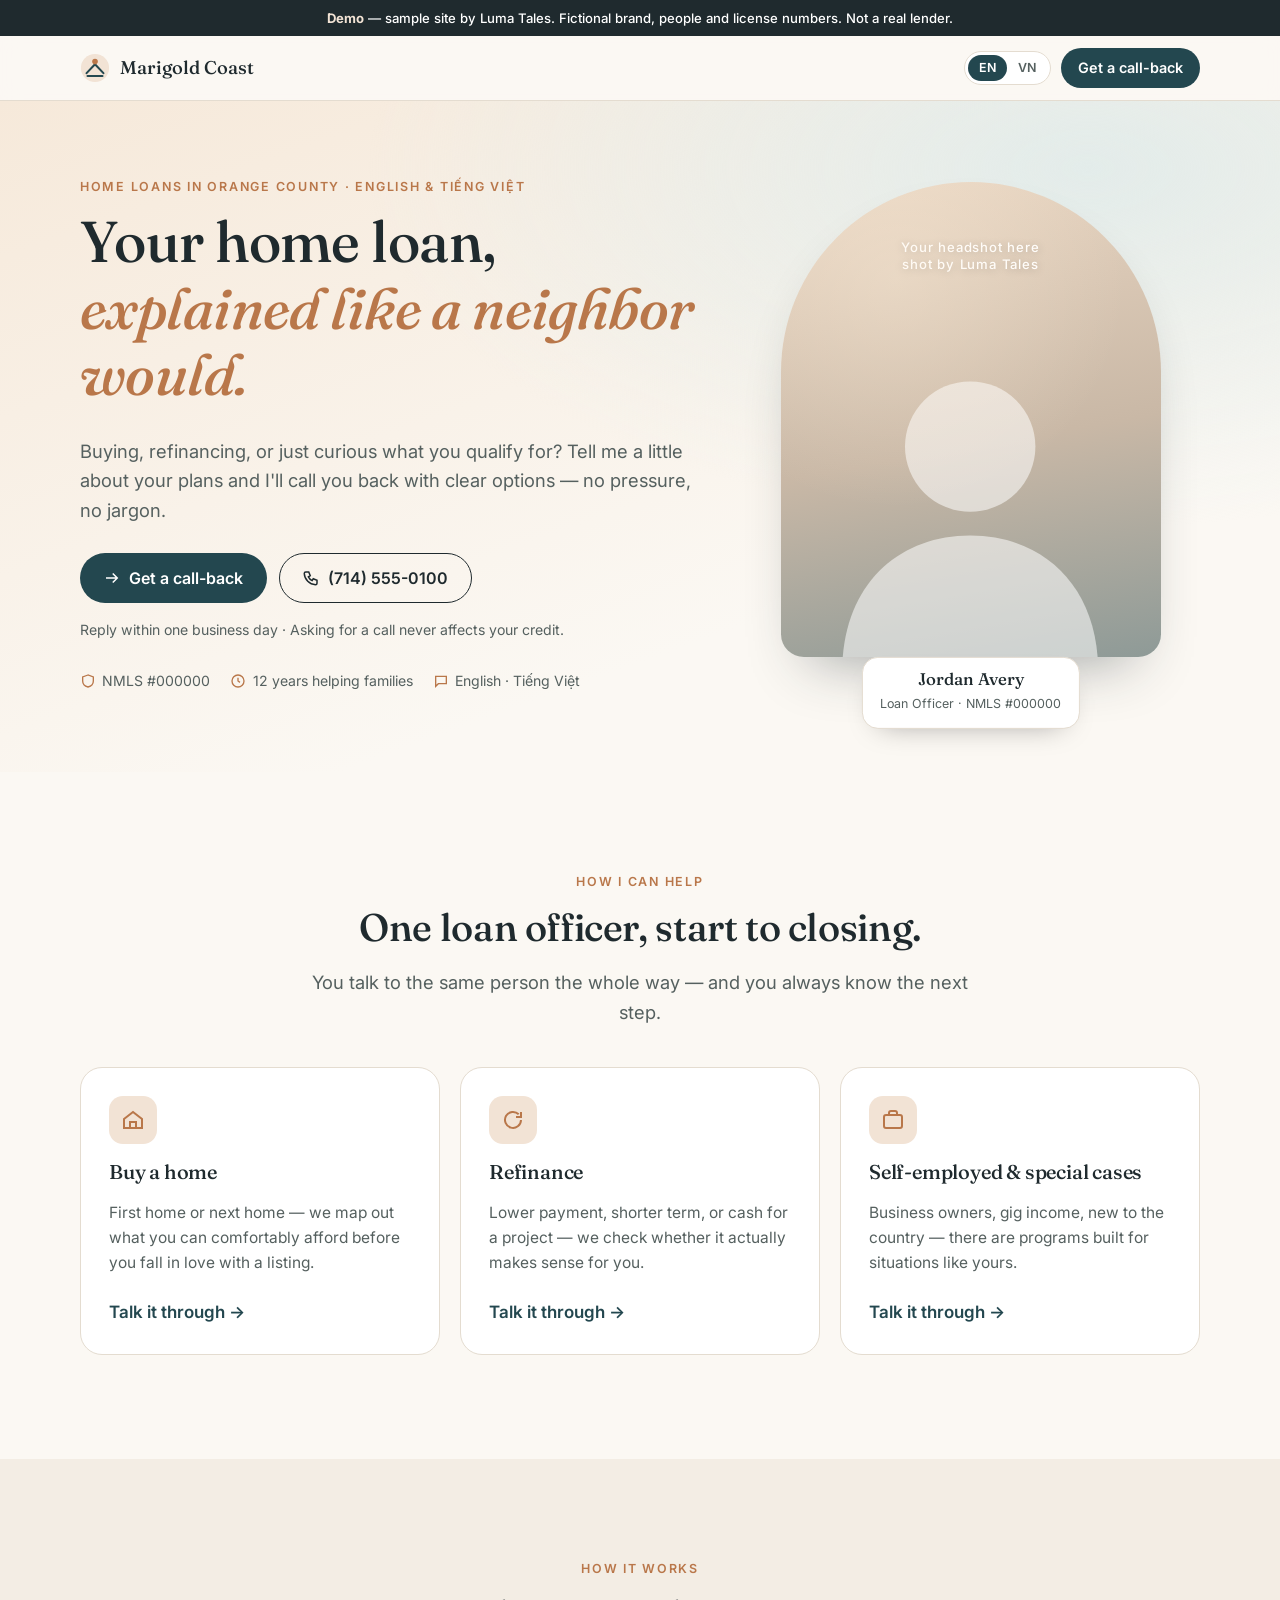
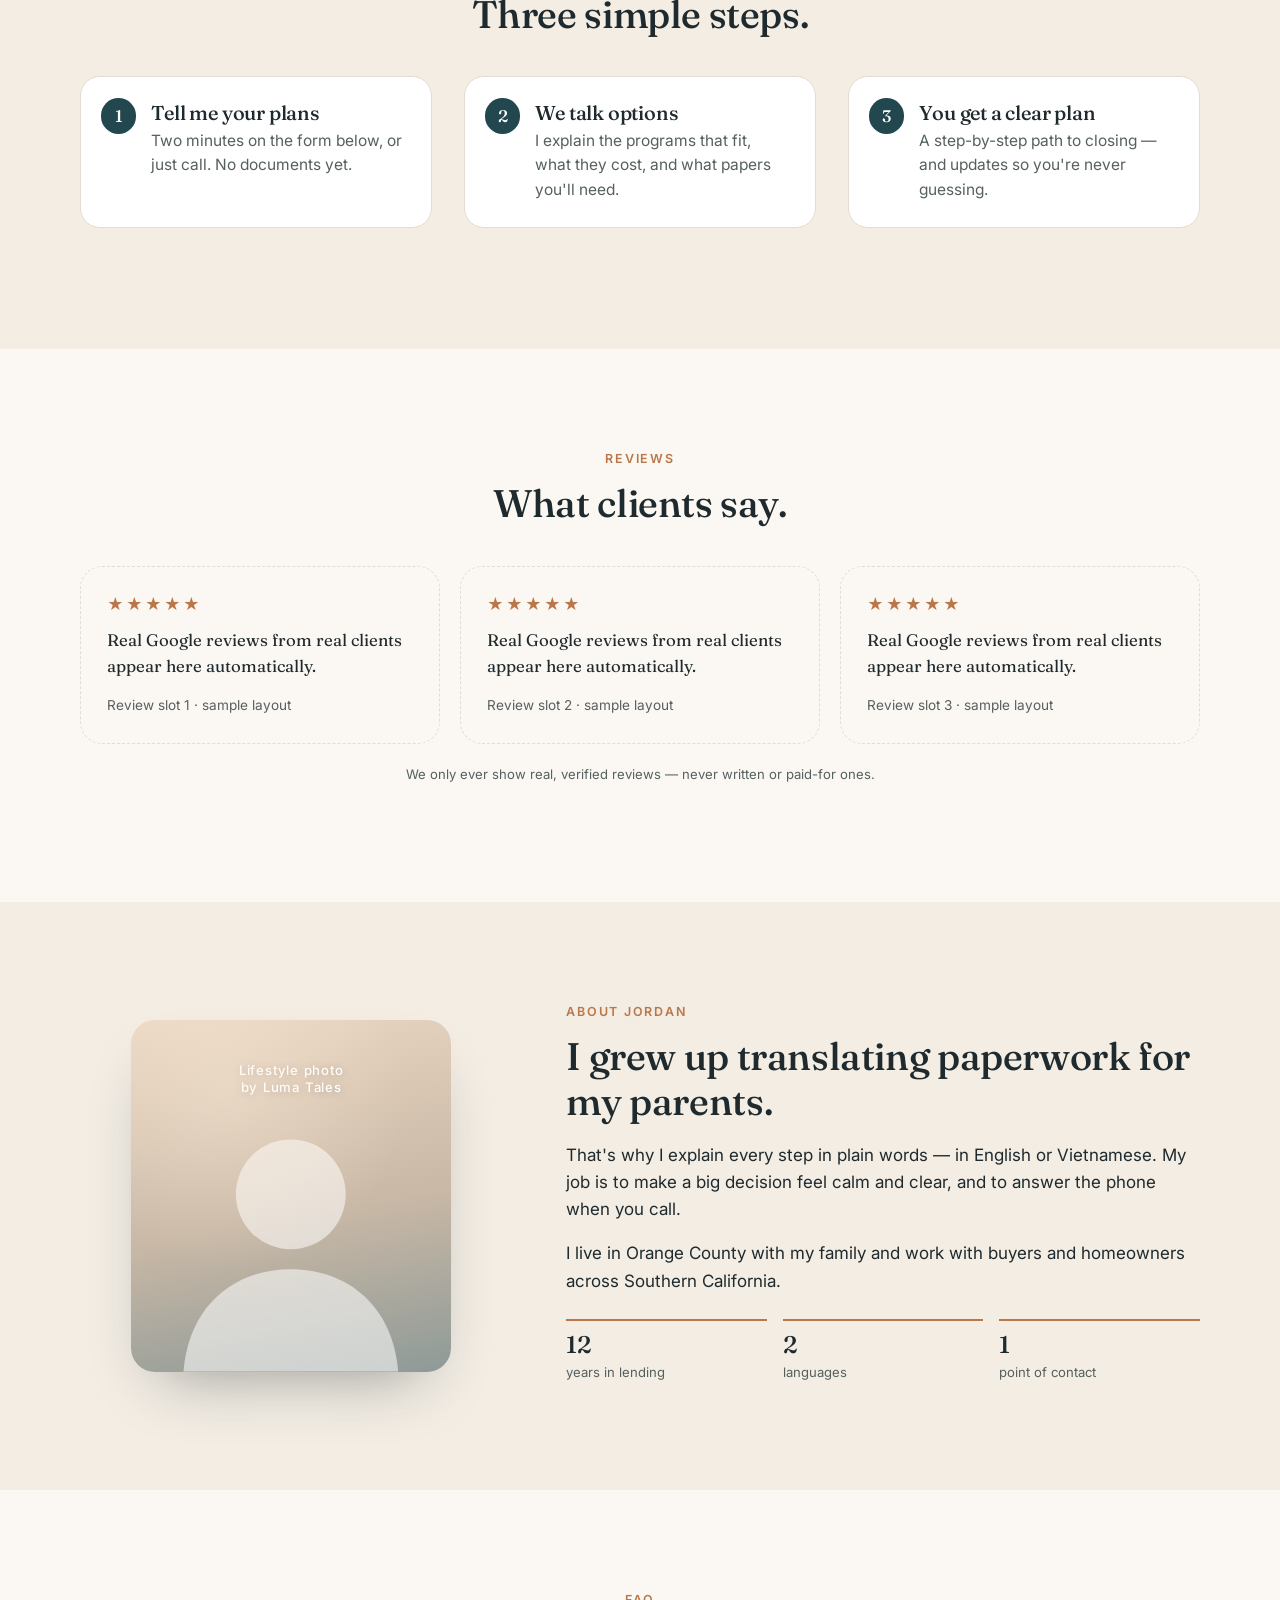
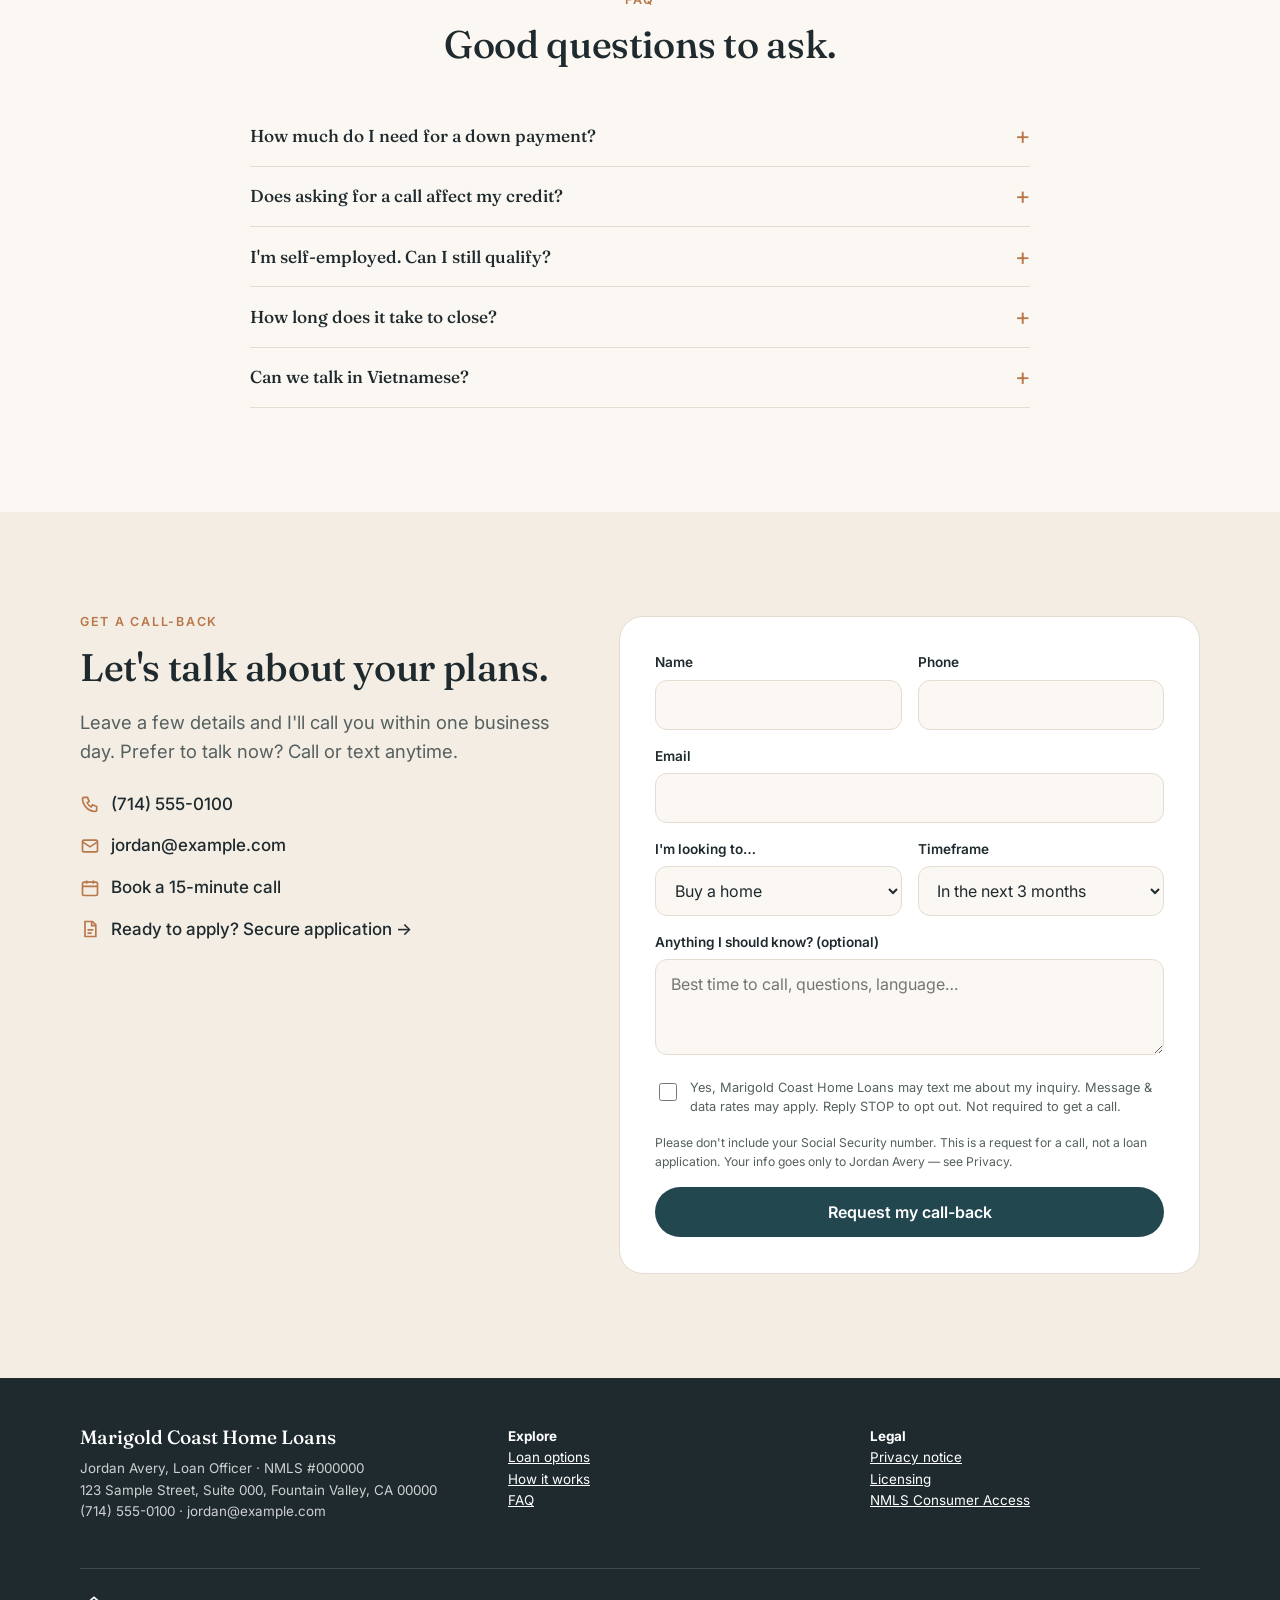
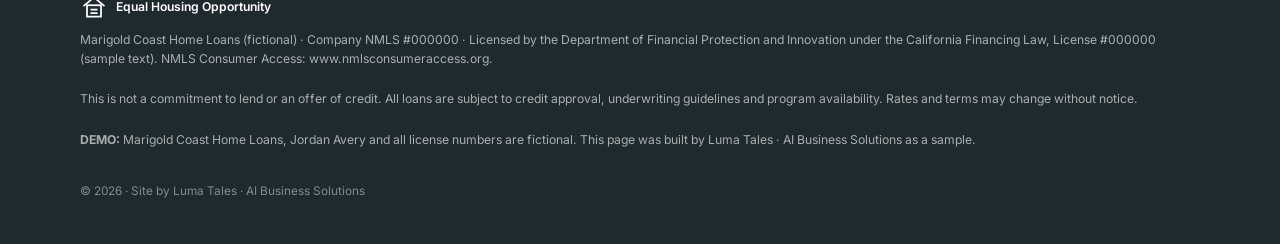
<file: index.html>
<!DOCTYPE html>
<html lang="en" data-theme="coast" data-demo="true">
<head>
<meta charset="utf-8">
<meta name="viewport" content="width=device-width, initial-scale=1">
<title>Demo — Mortgage Loan Officer Landing Page | Luma Tales Website Studio</title>
<meta name="description" content="Sample mortgage loan officer landing page built by Luma Tales · AI Business Solutions. Fictional brand, for demonstration only.">
<meta name="robots" content="noindex, nofollow">
<meta name="author" content="Luma Tales · AI Business Solutions">
<meta name="copyright" content="© 2026 Luma Tales">
<meta property="og:title" content="Demo mortgage landing page — Luma Tales Website Studio">
<meta property="og:description" content="Sample site for a fictional loan officer. Mobile-first, bilingual, lead-ready.">
<meta name="theme-color" content="#23474F">
<link rel="preconnect" href="https://fonts.googleapis.com">
<link rel="preconnect" href="https://fonts.gstatic.com" crossorigin>
<link rel="stylesheet" href="https://fonts.googleapis.com/css2?family=Fraunces:ital,opsz,wght@0,9..144,400;0,9..144,500;1,9..144,400&family=Inter:wght@400;500;600&display=swap">
<link rel="stylesheet" href="assets/luma-kit.css">
<script type="application/ld+json">
{"@context":"https://schema.org","@type":"FAQPage","mainEntity":[
 {"@type":"Question","name":"How much do I need for a down payment?","acceptedAnswer":{"@type":"Answer","text":"It depends on the loan program. Some programs allow low down payments for qualified buyers; we compare options on a call."}},
 {"@type":"Question","name":"Does a call-back request affect my credit?","acceptedAnswer":{"@type":"Answer","text":"No. Asking for a call does not pull your credit."}},
 {"@type":"Question","name":"I'm self-employed. Can I still qualify?","acceptedAnswer":{"@type":"Answer","text":"Often, yes. There are programs designed for business owners and non-traditional income."}}
]}
</script>
</head>
<body class="has-action-bar">

<div class="demo-banner" role="note"><strong>Demo</strong> — sample site by Luma Tales. Fictional brand, people and license numbers. Not a real lender.</div>

<!-- ========== HEADER ========== -->
<header class="site-header">
  <div class="wrap">
    <a class="logo" href="#top" aria-label="Marigold Coast Home Loans — home">
      <svg viewBox="0 0 32 32" fill="none" aria-hidden="true"><circle cx="16" cy="16" r="15" fill="#F2E3D5"/><path d="M7 21.5 16 12l9 9.5" stroke="#23474F" stroke-width="2.2" stroke-linecap="round" stroke-linejoin="round"/><circle cx="16" cy="9" r="3" fill="#B9774A"/><path d="M8 24.5h16" stroke="#23474F" stroke-width="2.2" stroke-linecap="round"/></svg>
      <span>Marigold Coast</span>
    </a>
    <div class="header-actions">
      <div class="lang-toggle" role="group" aria-label="Language">
        <button type="button" data-lang="en" aria-pressed="true">EN</button>
        <button type="button" data-lang="vi" aria-pressed="false">VN</button>
      </div>
      <a class="btn btn--primary btn--sm" href="#contact" data-track="cta_callback" data-place="header" data-i18n="nav_cta">Get a call-back</a>
    </div>
  </div>
</header>

<main id="top">
<!-- ========== HERO ========== -->
<section class="hero">
  <div class="wrap">
    <div>
      <span class="eyebrow" data-i18n="hero_eyebrow">Home loans in Orange County · English &amp; Tiếng Việt</span>
      <h1 data-i18n="hero_h1">Your home loan, <em>explained like a neighbor would.</em></h1>
      <p class="lead" data-i18n="hero_lead">Buying, refinancing, or just curious what you qualify for? Tell me a little about your plans and I'll call you back with clear options — no pressure, no jargon.</p>
      <div class="btn-row">
        <a class="btn btn--primary" href="#contact" data-track="cta_callback" data-place="hero">
          <svg viewBox="0 0 24 24" fill="none" stroke="currentColor" stroke-width="2" aria-hidden="true"><path d="M4 12h14M13 6l6 6-6 6"/></svg>
          <span data-i18n="cta_callback">Get a call-back</span>
        </a>
        <a class="btn btn--ghost" href="tel:+17145550100" data-track="call" data-place="hero">
          <svg viewBox="0 0 24 24" fill="none" stroke="currentColor" stroke-width="2" aria-hidden="true"><path d="M5 4h4l2 5-2.5 1.5a11 11 0 0 0 5 5L15 13l5 2v4a2 2 0 0 1-2 2A16 16 0 0 1 3 6a2 2 0 0 1 2-2"/></svg>
          <span>(714) 555-0100</span>
        </a>
      </div>
      <p class="hero-note" data-i18n="hero_note">Reply within one business day · Asking for a call never affects your credit.</p>
      <div class="trust-row">
        <span><svg viewBox="0 0 24 24" fill="none" stroke="currentColor" stroke-width="2" aria-hidden="true"><path d="M12 3 4 6v6c0 5 3.5 8 8 9 4.5-1 8-4 8-9V6z"/></svg> NMLS #000000</span>
        <span><svg viewBox="0 0 24 24" fill="none" stroke="currentColor" stroke-width="2" aria-hidden="true"><circle cx="12" cy="12" r="9"/><path d="M12 7v5l3 2"/></svg> <span data-i18n="trust_years">12 years helping families</span></span>
        <span><svg viewBox="0 0 24 24" fill="none" stroke="currentColor" stroke-width="2" aria-hidden="true"><path d="M4 5h16v11H8l-4 4z"/></svg> English · Tiếng Việt</span>
      </div>
    </div>

    <div class="portrait-wrap">
      <div class="portrait" role="img" aria-label="Headshot placeholder — photographed by Luma Tales">
        <div class="ph">
          <svg viewBox="0 0 200 220" fill="currentColor" aria-hidden="true"><circle cx="100" cy="78" r="44"/><path d="M14 220c4-52 40-82 86-82s82 30 86 82z"/></svg>
        </div>
        <div class="ph-label" data-i18n="ph_label">Your headshot here<br>shot by Luma Tales</div>
      </div>
      <div class="name-card"><strong>Jordan Avery</strong><small data-i18n="name_role">Loan Officer · NMLS #000000</small></div>
    </div>
  </div>
</section>

<!-- ========== SERVICES ========== -->
<section class="section" id="services">
  <div class="wrap">
    <div class="center reveal">
      <span class="eyebrow" data-i18n="svc_eyebrow">How I can help</span>
      <h2 data-i18n="svc_h2">One loan officer, start to closing.</h2>
      <p class="lead" data-i18n="svc_lead">You talk to the same person the whole way — and you always know the next step.</p>
    </div>
    <div class="cards">
      <article class="card reveal">
        <div class="icon"><svg viewBox="0 0 24 24" fill="none" stroke="currentColor" stroke-width="2" aria-hidden="true"><path d="M3 11 12 4l9 7v9H3z"/><path d="M9 20v-6h6v6"/></svg></div>
        <h3 data-i18n="c1_h">Buy a home</h3>
        <p data-i18n="c1_p">First home or next home — we map out what you can comfortably afford before you fall in love with a listing.</p>
        <a href="#contact" data-track="card_buy" data-i18n="c_link">Talk it through →</a>
      </article>
      <article class="card reveal">
        <div class="icon"><svg viewBox="0 0 24 24" fill="none" stroke="currentColor" stroke-width="2" aria-hidden="true"><path d="M20 12a8 8 0 1 1-2.3-5.7"/><path d="M20 4v5h-5"/></svg></div>
        <h3 data-i18n="c2_h">Refinance</h3>
        <p data-i18n="c2_p">Lower payment, shorter term, or cash for a project — we check whether it actually makes sense for you.</p>
        <a href="#contact" data-track="card_refi" data-i18n="c_link">Talk it through →</a>
      </article>
      <article class="card reveal">
        <div class="icon"><svg viewBox="0 0 24 24" fill="none" stroke="currentColor" stroke-width="2" aria-hidden="true"><rect x="3" y="7" width="18" height="13" rx="2"/><path d="M8 7V5a2 2 0 0 1 2-2h4a2 2 0 0 1 2 2v2"/></svg></div>
        <h3 data-i18n="c3_h">Self-employed &amp; special cases</h3>
        <p data-i18n="c3_p">Business owners, gig income, new to the country — there are programs built for situations like yours.</p>
        <a href="#contact" data-track="card_self" data-i18n="c_link">Talk it through →</a>
      </article>
    </div>
  </div>
</section>

<!-- ========== HOW IT WORKS ========== -->
<section class="section section--alt" id="how">
  <div class="wrap">
    <div class="center reveal">
      <span class="eyebrow" data-i18n="how_eyebrow">How it works</span>
      <h2 data-i18n="how_h2">Three simple steps.</h2>
    </div>
    <ol class="steps">
      <li class="reveal"><h3 data-i18n="s1_h">Tell me your plans</h3><p data-i18n="s1_p">Two minutes on the form below, or just call. No documents yet.</p></li>
      <li class="reveal"><h3 data-i18n="s2_h">We talk options</h3><p data-i18n="s2_p">I explain the programs that fit, what they cost, and what papers you'll need.</p></li>
      <li class="reveal"><h3 data-i18n="s3_h">You get a clear plan</h3><p data-i18n="s3_p">A step-by-step path to closing — and updates so you're never guessing.</p></li>
    </ol>
  </div>
</section>

<!-- ========== REVIEWS ========== -->
<section class="section" id="reviews">
  <div class="wrap">
    <div class="center reveal">
      <span class="eyebrow" data-i18n="rev_eyebrow">Reviews</span>
      <h2 data-i18n="rev_h2">What clients say.</h2>
    </div>
    <div class="reviews">
      <figure class="review review--placeholder reveal"><div class="stars" aria-hidden="true">★★★★★</div><blockquote data-i18n="rev_ph">Real Google reviews from real clients appear here automatically.</blockquote><figcaption data-i18n="rev_cap">Review slot 1 · sample layout</figcaption></figure>
      <figure class="review review--placeholder reveal"><div class="stars" aria-hidden="true">★★★★★</div><blockquote data-i18n="rev_ph">Real Google reviews from real clients appear here automatically.</blockquote><figcaption data-i18n="rev_cap2">Review slot 2 · sample layout</figcaption></figure>
      <figure class="review review--placeholder reveal"><div class="stars" aria-hidden="true">★★★★★</div><blockquote data-i18n="rev_ph">Real Google reviews from real clients appear here automatically.</blockquote><figcaption data-i18n="rev_cap3">Review slot 3 · sample layout</figcaption></figure>
    </div>
    <p class="review-note center" data-i18n="rev_note">We only ever show real, verified reviews — never written or paid-for ones.</p>
  </div>
</section>

<!-- ========== ABOUT ========== -->
<section class="section section--alt" id="about">
  <div class="wrap about">
    <div class="portrait reveal" role="img" aria-label="Second photo placeholder">
      <div class="ph"><svg viewBox="0 0 200 220" fill="currentColor" aria-hidden="true"><circle cx="100" cy="78" r="44"/><path d="M14 220c4-52 40-82 86-82s82 30 86 82z"/></svg></div>
      <div class="ph-label" data-i18n="ph_label2">Lifestyle photo<br>by Luma Tales</div>
    </div>
    <div class="reveal">
      <span class="eyebrow" data-i18n="about_eyebrow">About Jordan</span>
      <h2 data-i18n="about_h2">I grew up translating paperwork for my parents.</h2>
      <p data-i18n="about_p1">That's why I explain every step in plain words — in English or Vietnamese. My job is to make a big decision feel calm and clear, and to answer the phone when you call.</p>
      <p data-i18n="about_p2">I live in Orange County with my family and work with buyers and homeowners across Southern California.</p>
      <div class="facts">
        <div><strong>12</strong><span data-i18n="f1">years in lending</span></div>
        <div><strong>2</strong><span data-i18n="f2">languages</span></div>
        <div><strong>1</strong><span data-i18n="f3">point of contact</span></div>
      </div>
    </div>
  </div>
</section>

<!-- ========== FAQ ========== -->
<section class="section" id="faq">
  <div class="wrap">
    <div class="center reveal">
      <span class="eyebrow">FAQ</span>
      <h2 data-i18n="faq_h2">Good questions to ask.</h2>
    </div>
    <div class="faq">
      <details><summary data-i18n="q1">How much do I need for a down payment?</summary><p data-i18n="a1">It depends on the loan program. Some programs allow low down payments for qualified buyers. We'll compare your options on a short call.</p></details>
      <details><summary data-i18n="q2">Does asking for a call affect my credit?</summary><p data-i18n="a2">No. Requesting a call-back doesn't pull your credit. If you decide to apply later, I'll tell you before anything is checked.</p></details>
      <details><summary data-i18n="q3">I'm self-employed. Can I still qualify?</summary><p data-i18n="a3">Often, yes. There are programs designed for business owners and non-traditional income. Bring your questions — we'll sort out what's realistic.</p></details>
      <details><summary data-i18n="q4">How long does it take to close?</summary><p data-i18n="a4">Many purchases close in about 30 days once a complete file is in, but every file is different. You'll get a timeline on day one.</p></details>
      <details><summary data-i18n="q5">Can we talk in Vietnamese?</summary><p data-i18n="a5">Yes — every call, email and document walkthrough can be in Vietnamese or English, whichever you prefer.</p></details>
    </div>
  </div>
</section>

<!-- ========== CONTACT ========== -->
<section class="section section--alt" id="contact">
  <div class="wrap contact">
    <div class="reveal">
      <span class="eyebrow" data-i18n="ct_eyebrow">Get a call-back</span>
      <h2 data-i18n="ct_h2">Let's talk about your plans.</h2>
      <p class="lead" data-i18n="ct_lead">Leave a few details and I'll call you within one business day. Prefer to talk now? Call or text anytime.</p>
      <div class="contact-direct">
        <a href="tel:+17145550100" data-track="call" data-place="contact"><svg viewBox="0 0 24 24" fill="none" stroke="currentColor" stroke-width="2" aria-hidden="true"><path d="M5 4h4l2 5-2.5 1.5a11 11 0 0 0 5 5L15 13l5 2v4a2 2 0 0 1-2 2A16 16 0 0 1 3 6a2 2 0 0 1 2-2"/></svg>(714) 555-0100</a>
        <a href="mailto:jordan@example.com" data-track="email" data-place="contact"><svg viewBox="0 0 24 24" fill="none" stroke="currentColor" stroke-width="2" aria-hidden="true"><rect x="3" y="5" width="18" height="14" rx="2"/><path d="m3 7 9 6 9-6"/></svg>jordan@example.com</a>
        <a href="#contact" data-track="book" data-place="contact"><svg viewBox="0 0 24 24" fill="none" stroke="currentColor" stroke-width="2" aria-hidden="true"><rect x="3" y="5" width="18" height="16" rx="2"/><path d="M3 10h18M8 3v4M16 3v4"/></svg><span data-i18n="book">Book a 15-minute call</span></a>
        <a href="#contact" data-track="apply" data-place="contact"><svg viewBox="0 0 24 24" fill="none" stroke="currentColor" stroke-width="2" aria-hidden="true"><path d="M6 3h9l4 4v14H6z"/><path d="M14 3v5h5M9 13h7M9 17h5"/></svg><span data-i18n="apply">Ready to apply? Secure application →</span></a>
      </div>
    </div>

    <form class="form reveal" data-luma-form action="https://api.web3forms.com/submit" method="POST" novalidate
          data-ok="Thanks — Jordan will call you within one business day." data-err="Something went wrong. Please call (714) 555-0100.">
      <input type="hidden" name="access_key" value="DEMO">
      <input type="hidden" name="subject" value="New website lead — Marigold Coast (demo)">
      <div class="hp" aria-hidden="true"><input type="text" name="botcheck" tabindex="-1" autocomplete="off"></div>
      <div class="row">
        <div class="field"><label for="f-name" data-i18n="l_name">Name</label><input id="f-name" name="name" autocomplete="name" required></div>
        <div class="field"><label for="f-phone" data-i18n="l_phone">Phone</label><input id="f-phone" name="phone" type="tel" autocomplete="tel" required></div>
      </div>
      <div class="field"><label for="f-email" data-i18n="l_email">Email</label><input id="f-email" name="email" type="email" autocomplete="email" required></div>
      <div class="row">
        <div class="field"><label for="f-goal" data-i18n="l_goal">I'm looking to…</label>
          <select id="f-goal" name="goal">
            <option value="buy" data-i18n="o_buy">Buy a home</option>
            <option value="refinance" data-i18n="o_refi">Refinance</option>
            <option value="exploring" data-i18n="o_explore">Just exploring</option>
          </select></div>
        <div class="field"><label for="f-when" data-i18n="l_when">Timeframe</label>
          <select id="f-when" name="timeframe">
            <option data-i18n="o_now">In the next 3 months</option>
            <option data-i18n="o_later">3–6 months</option>
            <option data-i18n="o_unsure">Not sure yet</option>
          </select></div>
      </div>
      <div class="field"><label for="f-msg" data-i18n="l_msg">Anything I should know? (optional)</label><textarea id="f-msg" name="message" data-i18n-ph="ph_msg" placeholder="Best time to call, questions, language…"></textarea></div>
      <label class="check"><input type="checkbox" name="sms_consent" value="yes"><span data-i18n="tcpa">Yes, Marigold Coast Home Loans may text me about my inquiry. Message &amp; data rates may apply. Reply STOP to opt out. Not required to get a call.</span></label>
      <p class="fine" data-i18n="form_fine">Please don't include your Social Security number. This is a request for a call, not a loan application. Your info goes only to Jordan Avery — see Privacy.</p>
      <button class="btn btn--primary" type="submit" data-i18n="submit">Request my call-back</button>
      <div class="form-status" aria-live="polite"></div>
    </form>
  </div>
</section>
</main>

<!-- ========== FOOTER (mortgage compliance template) ========== -->
<footer class="site-footer">
  <div class="wrap">
    <div class="footer-grid">
      <div>
        <div class="footer-brand">Marigold Coast Home Loans</div>
        <p>Jordan Avery, Loan Officer · NMLS #000000<br>123 Sample Street, Suite 000, Fountain Valley, CA 00000<br>(714) 555-0100 · jordan@example.com</p>
      </div>
      <div>
        <p><strong style="color:#fff" data-i18n="ft_explore">Explore</strong><br><a href="#services" data-i18n="ft_s">Loan options</a><br><a href="#how" data-i18n="ft_h">How it works</a><br><a href="#faq">FAQ</a></p>
      </div>
      <div>
        <p><strong style="color:#fff" data-i18n="ft_legal">Legal</strong><br><a href="#contact" data-i18n="ft_priv">Privacy notice</a><br><a href="#contact" data-i18n="ft_lic">Licensing</a><br><a href="https://www.nmlsconsumeraccess.org" rel="noopener">NMLS Consumer Access</a></p>
      </div>
    </div>
    <div class="compliance">
      <span class="ehl"><svg viewBox="0 0 32 32" fill="none" stroke="currentColor" stroke-width="2" aria-hidden="true"><path d="M4 15 16 5l12 10"/><rect x="8" y="14" width="16" height="13"/><path d="M12 19h8M12 23h8"/></svg> Equal Housing Opportunity</span>
      <p>Marigold Coast Home Loans (fictional) · Company NMLS #000000 · Licensed by the Department of Financial Protection and Innovation under the California Financing Law, License #000000 (sample text). NMLS Consumer Access: www.nmlsconsumeraccess.org.</p>
      <p>This is not a commitment to lend or an offer of credit. All loans are subject to credit approval, underwriting guidelines and program availability. Rates and terms may change without notice.</p>
      <p><strong>DEMO:</strong> Marigold Coast Home Loans, Jordan Avery and all license numbers are fictional. This page was built by Luma Tales · AI Business Solutions as a sample.</p>
    </div>
    <p class="credit">© <span data-year>2026</span> · Site by Luma Tales · AI Business Solutions</p>
  </div>
</footer>

<!-- Sticky mobile actions -->
<nav class="action-bar" aria-label="Quick actions">
  <a class="btn btn--ghost" href="tel:+17145550100" data-track="call" data-place="sticky"><span data-i18n="bar_call">Call</span></a>
  <a class="btn btn--primary" href="#contact" data-track="cta_callback" data-place="sticky"><span data-i18n="bar_cb">Get a call-back</span></a>
</nav>

<script>
/* Vietnamese copy — keys match data-i18n. English stays in the HTML. */
window.LUMA_VI = {
  nav_cta: "Nhờ gọi lại",
  hero_eyebrow: "Vay mua nhà tại Orange County · English &amp; Tiếng Việt",
  hero_h1: "Khoản vay mua nhà, <em>giải thích rõ như người nhà.</em>",
  hero_lead: "Mua nhà, refinance, hay chỉ muốn biết mình đủ điều kiện tới đâu? Để lại vài thông tin, tôi sẽ gọi lại và giải thích các lựa chọn thật rõ ràng — không ép, không thuật ngữ khó hiểu.",
  cta_callback: "Nhờ gọi lại",
  hero_note: "Trả lời trong 1 ngày làm việc · Nhờ gọi lại không ảnh hưởng điểm tín dụng.",
  trust_years: "12 năm đồng hành cùng các gia đình",
  ph_label: "Ảnh chân dung của bạn<br>chụp bởi Luma Tales",
  name_role: "Chuyên viên cho vay · NMLS #000000",
  svc_eyebrow: "Tôi có thể giúp gì",
  svc_h2: "Một người lo cho bạn, từ đầu tới ngày ký.",
  svc_lead: "Bạn làm việc với cùng một người suốt quá trình — và luôn biết bước tiếp theo.",
  c1_h: "Mua nhà", c1_p: "Căn đầu tiên hay căn kế tiếp — tính rõ khả năng chi trả thoải mái trước khi bạn ưng một căn.",
  c2_h: "Refinance", c2_p: "Giảm tiền hàng tháng, rút ngắn kỳ hạn, hay rút tiền làm việc khác — xem có thật sự có lợi cho bạn không.",
  c3_h: "Tự kinh doanh &amp; trường hợp đặc biệt", c3_p: "Chủ tiệm, thu nhập tự do, mới qua Mỹ — có những chương trình dành riêng cho trường hợp như bạn.",
  c_link: "Nói chuyện thử →",
  how_eyebrow: "Cách làm việc", how_h2: "Ba bước đơn giản.",
  s1_h: "Cho biết kế hoạch", s1_p: "Hai phút điền form bên dưới, hoặc gọi luôn. Chưa cần giấy tờ.",
  s2_h: "Bàn các lựa chọn", s2_p: "Tôi giải thích chương trình phù hợp, chi phí, và giấy tờ cần chuẩn bị.",
  s3_h: "Có kế hoạch rõ ràng", s3_p: "Từng bước tới ngày ký — có cập nhật để bạn không phải đoán.",
  rev_eyebrow: "Đánh giá", rev_h2: "Khách hàng nói gì.",
  rev_ph: "Đánh giá Google thật từ khách thật sẽ tự hiện ở đây.",
  rev_cap: "Ô đánh giá 1 · bố cục mẫu", rev_cap2: "Ô đánh giá 2 · bố cục mẫu", rev_cap3: "Ô đánh giá 3 · bố cục mẫu",
  rev_note: "Chúng tôi chỉ hiện đánh giá thật, đã xác minh — không bao giờ viết hộ hay mua.",
  ph_label2: "Ảnh đời thường<br>chụp bởi Luma Tales",
  about_eyebrow: "Về Jordan", about_h2: "Tôi lớn lên bằng việc dịch giấy tờ cho ba mẹ.",
  about_p1: "Vì vậy tôi giải thích từng bước bằng lời dễ hiểu — tiếng Anh hay tiếng Việt đều được. Việc của tôi là làm cho một quyết định lớn trở nên nhẹ nhàng, rõ ràng, và luôn bắt máy khi bạn gọi.",
  about_p2: "Tôi sống ở Orange County cùng gia đình và làm việc với người mua nhà, chủ nhà khắp Nam California.",
  f1: "năm trong ngành", f2: "ngôn ngữ", f3: "người liên lạc duy nhất",
  faq_h2: "Những câu nên hỏi.",
  q1: "Cần bao nhiêu tiền trả trước?", a1: "Tùy chương trình vay. Có chương trình cho phép trả trước ít với người đủ điều kiện. Mình sẽ so sánh các lựa chọn trong một cuộc gọi ngắn.",
  q2: "Nhờ gọi lại có ảnh hưởng điểm tín dụng không?", a2: "Không. Nhờ gọi lại không kéo tín dụng. Nếu sau này bạn quyết định nộp đơn, tôi sẽ báo trước khi kiểm tra gì.",
  q3: "Tôi tự kinh doanh, có vay được không?", a3: "Thường là được. Có chương trình dành cho chủ doanh nghiệp và thu nhập không cố định. Cứ hỏi — mình sẽ xem điều gì thực tế.",
  q4: "Bao lâu thì xong?", a4: "Nhiều hồ sơ mua nhà xong khoảng 30 ngày khi đủ giấy tờ, nhưng mỗi hồ sơ mỗi khác. Bạn sẽ có lịch trình ngay ngày đầu.",
  q5: "Có nói tiếng Việt được không?", a5: "Được — mọi cuộc gọi, email và phần giải thích giấy tờ đều có thể bằng tiếng Việt hoặc tiếng Anh, tùy bạn.",
  ct_eyebrow: "Nhờ gọi lại", ct_h2: "Cùng nói về kế hoạch của bạn.",
  ct_lead: "Để lại vài thông tin, tôi gọi lại trong 1 ngày làm việc. Muốn nói ngay? Gọi hoặc nhắn tin bất cứ lúc nào.",
  book: "Đặt lịch gọi 15 phút", apply: "Sẵn sàng nộp đơn? Đơn bảo mật →",
  l_name: "Họ tên", l_phone: "Điện thoại", l_email: "Email", l_goal: "Tôi muốn…", l_when: "Thời gian",
  o_buy: "Mua nhà", o_refi: "Refinance", o_explore: "Chỉ tìm hiểu", o_now: "Trong 3 tháng tới", o_later: "3–6 tháng", o_unsure: "Chưa chắc",
  l_msg: "Có gì tôi nên biết không? (không bắt buộc)", ph_msg: "Giờ tiện gọi, câu hỏi, ngôn ngữ…",
  tcpa: "Đồng ý, Marigold Coast Home Loans có thể nhắn tin cho tôi về yêu cầu này. Có thể tốn phí tin nhắn/dữ liệu. Trả lời STOP để ngừng. Không bắt buộc để được gọi lại.",
  form_fine: "Xin đừng ghi số An Sinh Xã Hội. Đây là yêu cầu gọi lại, không phải đơn vay. Thông tin chỉ gửi tới Jordan Avery — xem Quyền riêng tư.",
  submit: "Gửi yêu cầu gọi lại",
  ft_explore: "Khám phá", ft_s: "Các loại vay", ft_h: "Cách làm việc", ft_legal: "Pháp lý", ft_priv: "Quyền riêng tư", ft_lic: "Giấy phép",
  bar_call: "Gọi", bar_cb: "Nhờ gọi lại"
};
</script>
<script src="assets/luma-kit.js"></script>
</body>
</html>
</file>
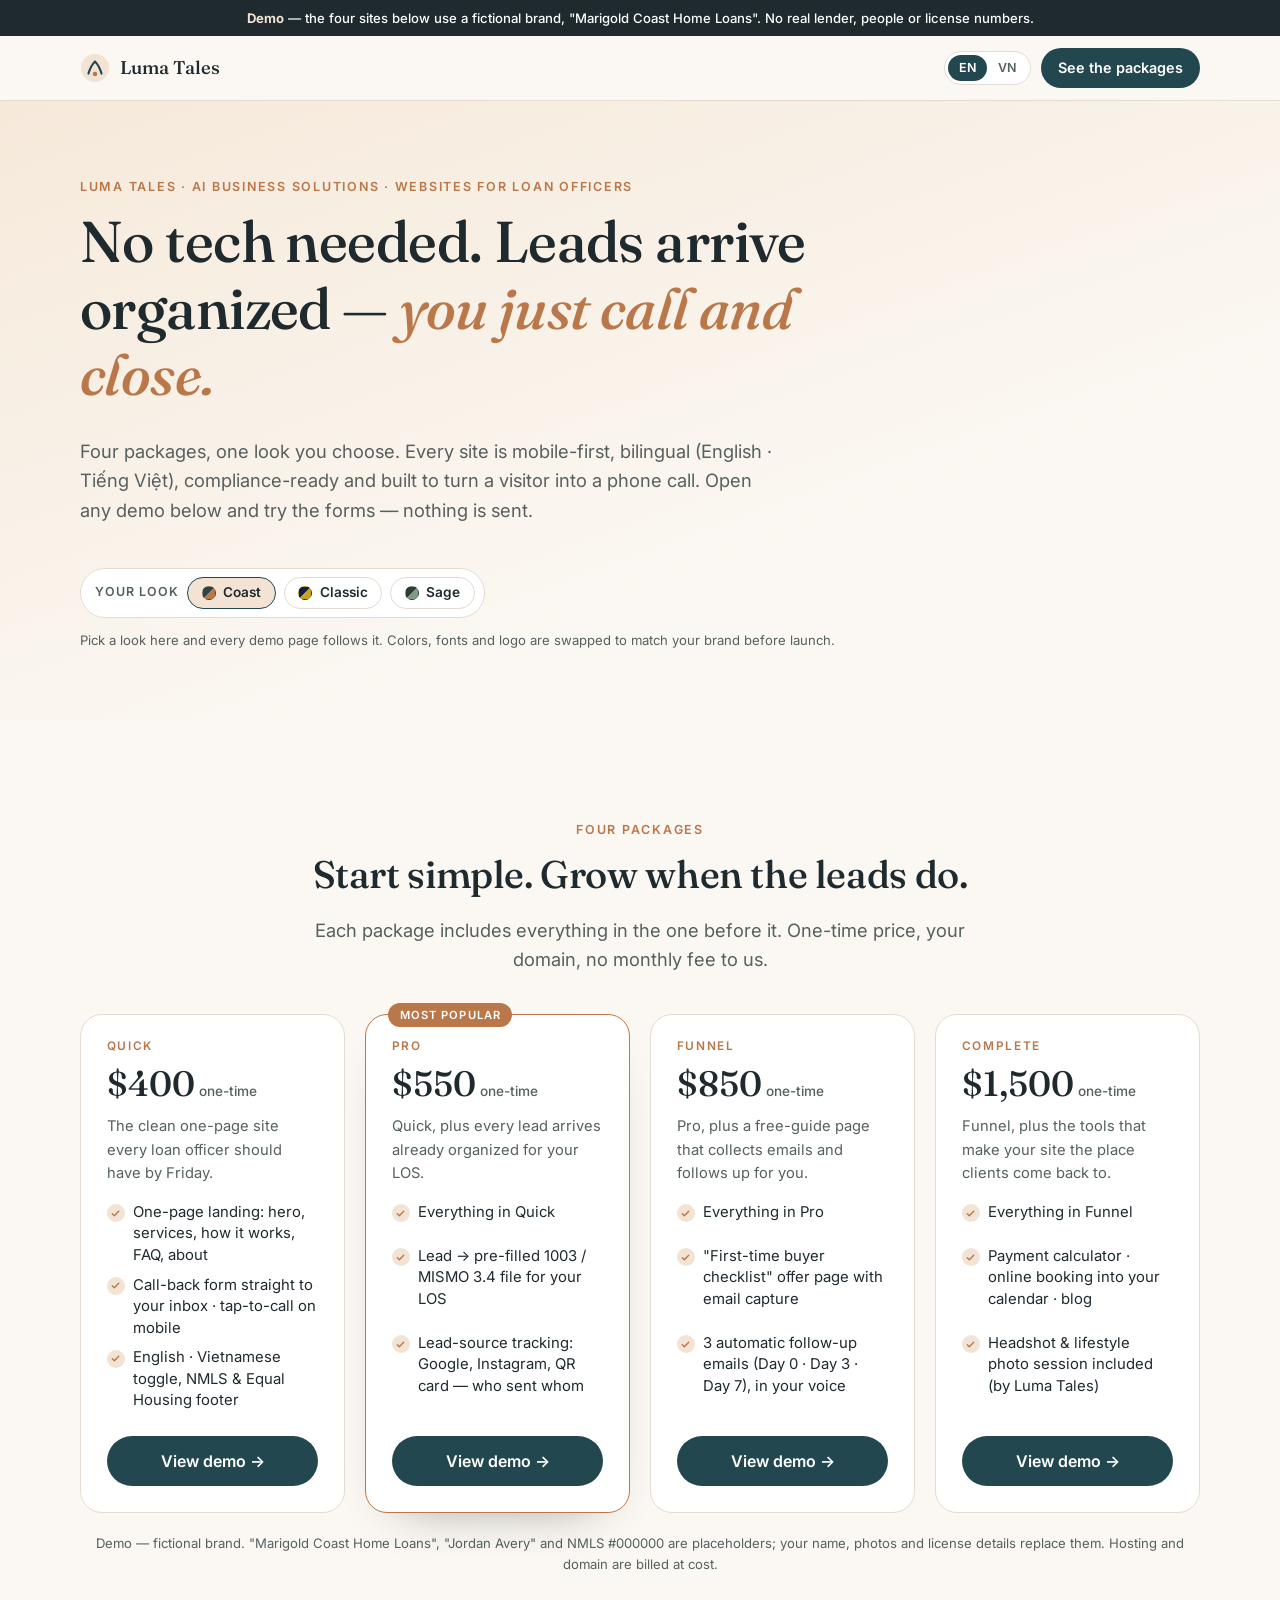
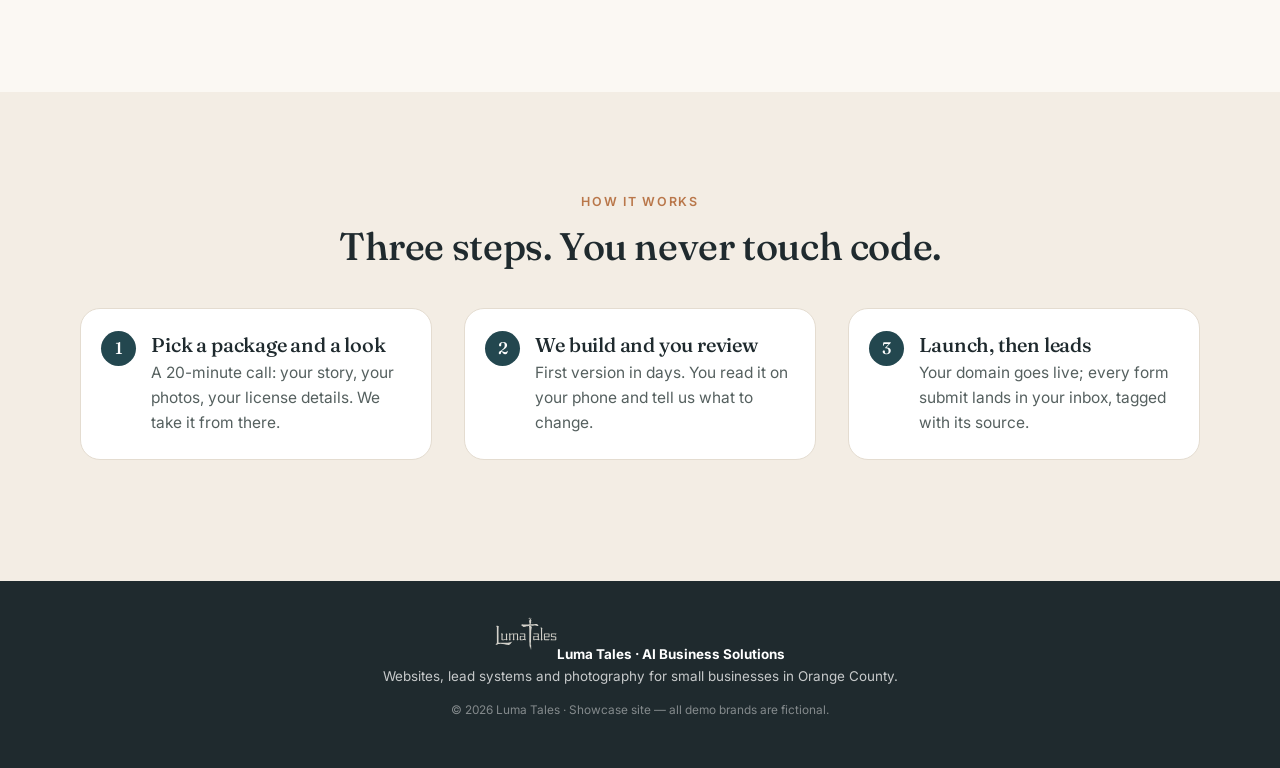
<file: public/index.html>
<!DOCTYPE html>
<html lang="en" data-theme="coast">
<head>
<meta charset="utf-8">
<meta name="viewport" content="width=device-width, initial-scale=1">
<title>Loan Officer Websites — Quick · Pro · Funnel · Complete | Luma Tales · AI Business Solutions</title>
<meta name="description" content="Four website packages for loan officers, built by Luma Tales · AI Business Solutions. No tech needed — leads arrive organized, you just call and close. Live demos inside.">
<meta name="robots" content="noindex, nofollow">
<meta name="author" content="Luma Tales · AI Business Solutions">
<meta name="copyright" content="© 2026 Luma Tales">
<meta property="og:title" content="Loan officer websites by Luma Tales — see all four packages">
<meta property="og:description" content="No tech needed. Leads arrive organized — you just call and close.">
<meta name="theme-color" content="#23474F">
<link rel="preconnect" href="https://fonts.googleapis.com">
<link rel="preconnect" href="https://fonts.gstatic.com" crossorigin>
<link rel="stylesheet" href="https://fonts.googleapis.com/css2?family=Fraunces:ital,opsz,wght@0,9..144,400;0,9..144,500;1,9..144,400&family=Inter:wght@400;500;600&display=swap">
<link rel="stylesheet" href="assets/luma-kit.css">
<link rel="stylesheet" href="assets/showcase.css">
<script src="assets/showcase.js"></script>
</head>
<body>

<div class="demo-banner" role="note"><strong>Demo</strong> — the four sites below use a fictional brand, "Marigold Coast Home Loans". No real lender, people or license numbers.</div>

<!-- ========== HEADER ========== -->
<header class="site-header">
  <div class="wrap">
    <a class="logo" href="#top" aria-label="Luma Tales · AI Business Solutions — home">
      <svg viewBox="0 0 32 32" fill="none" aria-hidden="true"><circle cx="16" cy="16" r="15" fill="#F2E3D5"/><path d="M9 22c2-7 5-11 7-13 2 2 5 6 7 13" stroke="#23474F" stroke-width="2.2" stroke-linecap="round" stroke-linejoin="round"/><circle cx="16" cy="22.5" r="2.4" fill="#B9774A"/></svg>
      <span>Luma Tales</span>
    </a>
    <div class="header-actions">
      <div class="lang-toggle" role="group" aria-label="Language">
        <button type="button" data-lang="en" aria-pressed="true">EN</button>
        <button type="button" data-lang="vi" aria-pressed="false">VN</button>
      </div>
      <a class="btn btn--primary btn--sm" href="#packages" data-i18n="nav_cta">See the packages</a>
    </div>
  </div>
</header>

<main id="top">
<!-- ========== PITCH + THEME SWITCHER ========== -->
<section class="show-hero">
  <div class="wrap">
    <span class="eyebrow" data-i18n="eyebrow">Luma Tales · AI Business Solutions · Websites for loan officers</span>
    <h1 data-i18n="h1">No tech needed. Leads arrive organized — <em>you just call and close.</em></h1>
    <p class="lead" data-i18n="lead">Four packages, one look you choose. Every site is mobile-first, bilingual (English · Tiếng Việt), compliance-ready and built to turn a visitor into a phone call. Open any demo below and try the forms — nothing is sent.</p>

    <div class="theme-switch" role="group" aria-label="Preview theme">
      <span data-i18n="theme_lbl">Your look</span>
      <button type="button" data-set-theme="coast" aria-pressed="true"><i aria-hidden="true"></i>Coast</button>
      <button type="button" data-set-theme="classic" aria-pressed="false"><i aria-hidden="true"></i>Classic</button>
      <button type="button" data-set-theme="sage" aria-pressed="false"><i aria-hidden="true"></i>Sage</button>
    </div>
    <p class="theme-note" data-i18n="theme_note">Pick a look here and every demo page follows it. Colors, fonts and logo are swapped to match your brand before launch.</p>
  </div>
</section>

<!-- ========== PACKAGES ========== -->
<section class="section" id="packages">
  <div class="wrap">
    <div class="center reveal">
      <span class="eyebrow" data-i18n="pk_eyebrow">Four packages</span>
      <h2 data-i18n="pk_h2">Start simple. Grow when the leads do.</h2>
      <p class="lead" data-i18n="pk_lead">Each package includes everything in the one before it. One-time price, your domain, no monthly fee to us.</p>
    </div>

    <div class="packages">
      <article class="pkg reveal">
        <span class="tier">Quick</span>
        <div class="price">$400<small data-i18n="once">one-time</small></div>
        <p class="for" data-i18n="q_for">The clean one-page site every loan officer should have by Friday.</p>
        <ul>
          <li data-i18n="q_1">One-page landing: hero, services, how it works, FAQ, about</li>
          <li data-i18n="q_2">Call-back form straight to your inbox · tap-to-call on mobile</li>
          <li data-i18n="q_3">English · Vietnamese toggle, NMLS &amp; Equal Housing footer</li>
        </ul>
        <a class="btn btn--primary" href="quick/" data-i18n="view">View demo →</a>
      </article>

      <article class="pkg pkg--featured reveal">
        <span class="tag" data-i18n="popular">Most popular</span>
        <span class="tier">Pro</span>
        <div class="price">$550<small data-i18n="once">one-time</small></div>
        <p class="for" data-i18n="p_for">Quick, plus every lead arrives already organized for your LOS.</p>
        <ul>
          <li data-i18n="p_1">Everything in Quick</li>
          <li data-i18n="p_2">Lead → pre-filled 1003 / MISMO 3.4 file for your LOS</li>
          <li data-i18n="p_3">Lead-source tracking: Google, Instagram, QR card — who sent whom</li>
        </ul>
        <a class="btn btn--primary" href="pro/" data-i18n="view">View demo →</a>
      </article>

      <article class="pkg reveal">
        <span class="tier">Funnel</span>
        <div class="price">$850<small data-i18n="once">one-time</small></div>
        <p class="for" data-i18n="f_for">Pro, plus a free-guide page that collects emails and follows up for you.</p>
        <ul>
          <li data-i18n="f_1">Everything in Pro</li>
          <li data-i18n="f_2">"First-time buyer checklist" offer page with email capture</li>
          <li data-i18n="f_3">3 automatic follow-up emails (Day 0 · Day 3 · Day 7), in your voice</li>
        </ul>
        <a class="btn btn--primary" href="funnel/" data-i18n="view">View demo →</a>
      </article>

      <article class="pkg reveal">
        <span class="tier">Complete</span>
        <div class="price">$1,500<small data-i18n="once">one-time</small></div>
        <p class="for" data-i18n="c_for">Funnel, plus the tools that make your site the place clients come back to.</p>
        <ul>
          <li data-i18n="c_1">Everything in Funnel</li>
          <li data-i18n="c_2">Payment calculator · online booking into your calendar · blog</li>
          <li data-i18n="c_3">Headshot &amp; lifestyle photo session included (by Luma Tales)</li>
        </ul>
        <a class="btn btn--primary" href="complete/" data-i18n="view">View demo →</a>
      </article>
    </div>

    <p class="review-note center" data-i18n="pk_note">Demo — fictional brand. "Marigold Coast Home Loans", "Jordan Avery" and NMLS #000000 are placeholders; your name, photos and license details replace them. Hosting and domain are billed at cost.</p>
  </div>
</section>

<!-- ========== HOW WE WORK ========== -->
<section class="section section--alt" id="how">
  <div class="wrap">
    <div class="center reveal">
      <span class="eyebrow" data-i18n="how_eyebrow">How it works</span>
      <h2 data-i18n="how_h2">Three steps. You never touch code.</h2>
    </div>
    <ol class="steps">
      <li class="reveal"><h3 data-i18n="s1_h">Pick a package and a look</h3><p data-i18n="s1_p">A 20-minute call: your story, your photos, your license details. We take it from there.</p></li>
      <li class="reveal"><h3 data-i18n="s2_h">We build and you review</h3><p data-i18n="s2_p">First version in days. You read it on your phone and tell us what to change.</p></li>
      <li class="reveal"><h3 data-i18n="s3_h">Launch, then leads</h3><p data-i18n="s3_p">Your domain goes live; every form submit lands in your inbox, tagged with its source.</p></li>
    </ol>
  </div>
</section>
</main>

<footer class="show-foot">
  <div class="wrap">
    <p><a class="credit-logo" href="https://lumatales.ai" aria-label="Luma Tales"><img src="assets/lumatales-wordmark-dark.svg" alt="Luma Tales" height="34" style="height:34px"></a><strong style="color:#fff">Luma Tales · AI Business Solutions</strong><br><span data-i18n="ft_1">Websites, lead systems and photography for small businesses in Orange County.</span></p>
    <p class="credit" style="margin-top:.5rem">© <span data-year>2026</span> Luma Tales · <span data-i18n="ft_2">Showcase site — all demo brands are fictional.</span></p>
  </div>
</footer>

<script>
window.LUMA_VI = {
  nav_cta: "Xem các gói",
  eyebrow: "Luma Tales · AI Business Solutions · Website cho chuyên viên cho vay",
  h1: "Không cần biết kỹ thuật. Lead tới đã gọn gàng — <em>bạn chỉ gọi và chốt.</em>",
  lead: "Bốn gói, một phong cách bạn chọn. Mỗi site đều ưu tiên điện thoại, song ngữ (English · Tiếng Việt), đúng chuẩn pháp lý và được xây để biến người xem thành cuộc gọi. Mở demo bên dưới và thử form — không gửi đi đâu cả.",
  theme_lbl: "Phong cách", theme_note: "Chọn phong cách ở đây, mọi trang demo sẽ theo. Màu, chữ và logo được đổi theo thương hiệu của bạn trước khi lên sóng.",
  pk_eyebrow: "Bốn gói", pk_h2: "Bắt đầu gọn. Lớn lên cùng lead.", pk_lead: "Gói sau bao gồm toàn bộ gói trước. Trả một lần, tên miền của bạn, không phí hàng tháng cho chúng tôi.",
  once: "một lần", view: "Xem demo →", popular: "Được chọn nhiều nhất",
  q_for: "Site một trang sạch sẽ mà chuyên viên cho vay nào cũng nên có ngay tuần này.",
  q_1: "Trang landing một trang: hero, dịch vụ, cách làm việc, FAQ, giới thiệu",
  q_2: "Form nhờ gọi lại gửi thẳng vào email · bấm gọi trên điện thoại",
  q_3: "Chuyển đổi Anh · Việt, chân trang NMLS &amp; Equal Housing",
  p_for: "Quick, cộng mỗi lead tới đã được sắp sẵn cho LOS của bạn.",
  p_1: "Mọi thứ trong Quick", p_2: "Lead → điền sẵn 1003 / file MISMO 3.4 cho LOS", p_3: "Theo dõi nguồn lead: Google, Instagram, thẻ QR — ai gửi ai",
  f_for: "Pro, cộng trang tài liệu miễn phí thu email và tự theo sau.",
  f_1: "Mọi thứ trong Pro", f_2: "Trang \"Checklist mua nhà lần đầu\" có thu email", f_3: "3 email theo sau tự động (Ngày 0 · 3 · 7), bằng giọng của bạn",
  c_for: "Funnel, cộng các công cụ khiến khách quay lại site của bạn.",
  c_1: "Mọi thứ trong Funnel", c_2: "Máy tính tiền trả hàng tháng · đặt lịch vào calendar · blog", c_3: "Bao gồm buổi chụp chân dung &amp; đời thường (bởi Luma Tales)",
  pk_note: "Demo — thương hiệu hư cấu. \"Marigold Coast Home Loans\", \"Jordan Avery\" và NMLS #000000 chỉ là chỗ giữ; tên, ảnh và giấy phép của bạn sẽ thay vào. Hosting và tên miền tính theo giá gốc.",
  how_eyebrow: "Cách làm việc", how_h2: "Ba bước. Bạn không đụng tới code.",
  s1_h: "Chọn gói và phong cách", s1_p: "Một cuộc gọi 20 phút: câu chuyện, ảnh, thông tin giấy phép của bạn. Phần còn lại chúng tôi lo.",
  s2_h: "Chúng tôi xây, bạn xem", s2_p: "Bản đầu trong vài ngày. Bạn đọc trên điện thoại và nói cần đổi gì.",
  s3_h: "Lên sóng, rồi có lead", s3_p: "Tên miền của bạn chạy; mỗi form gửi vào email, kèm nguồn.",
  ft_1: "Website, hệ thống lead và nhiếp ảnh cho doanh nghiệp nhỏ tại Orange County.", ft_2: "Site trưng bày — mọi thương hiệu demo đều hư cấu."
};
</script>
<script src="assets/luma-kit.js"></script>
</body>
</html>
</file>
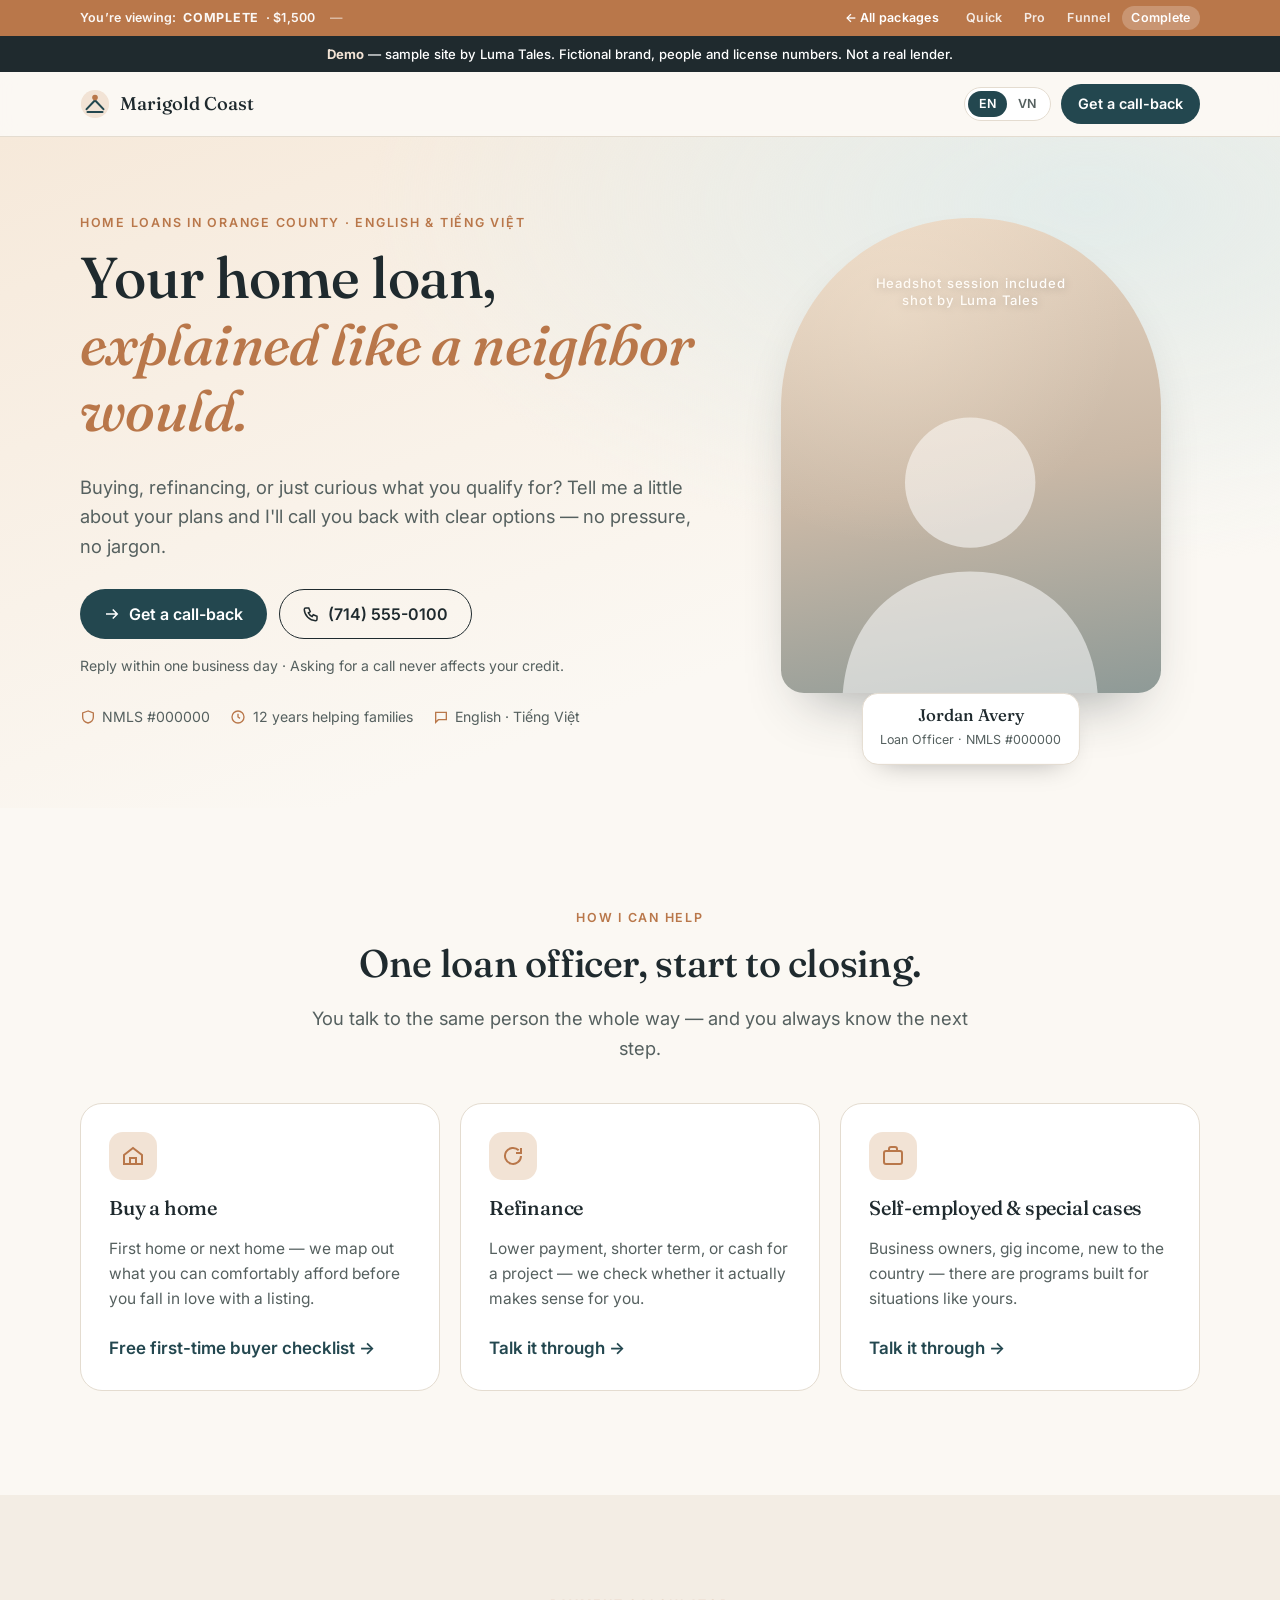
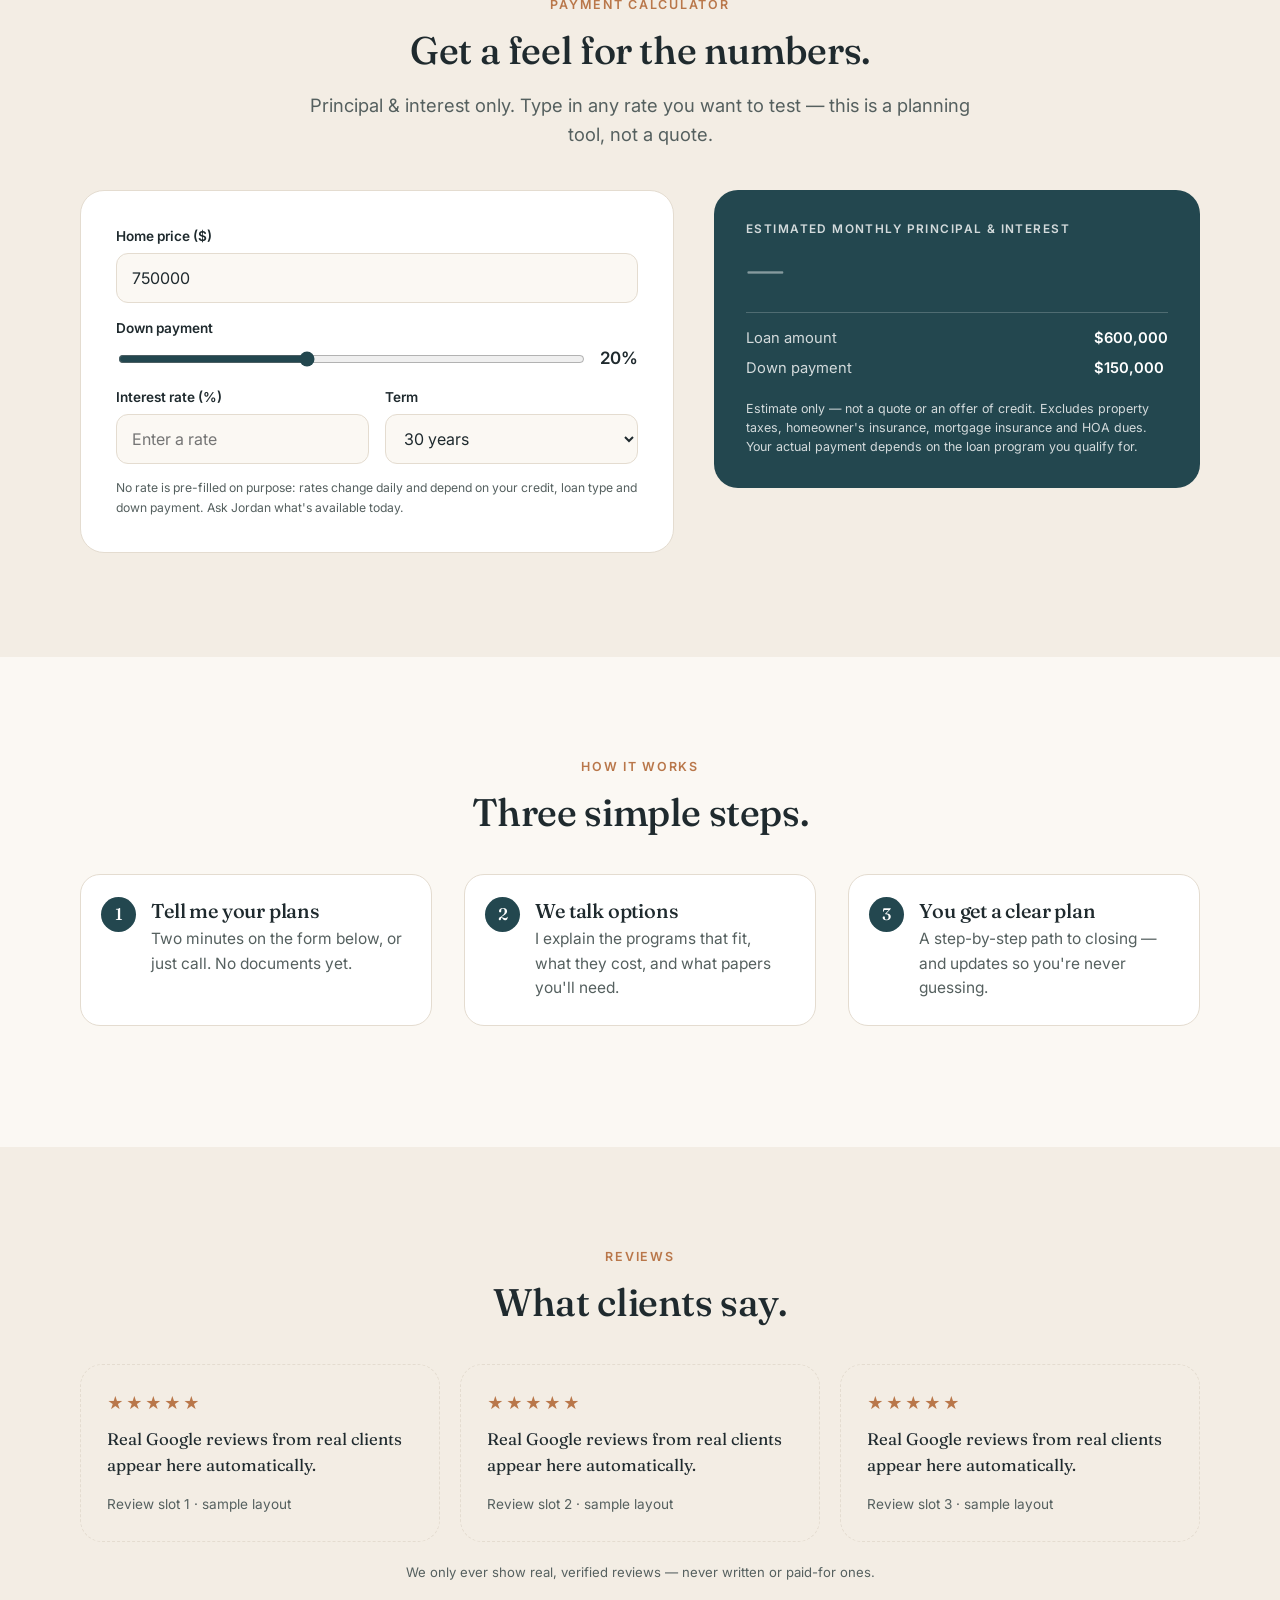
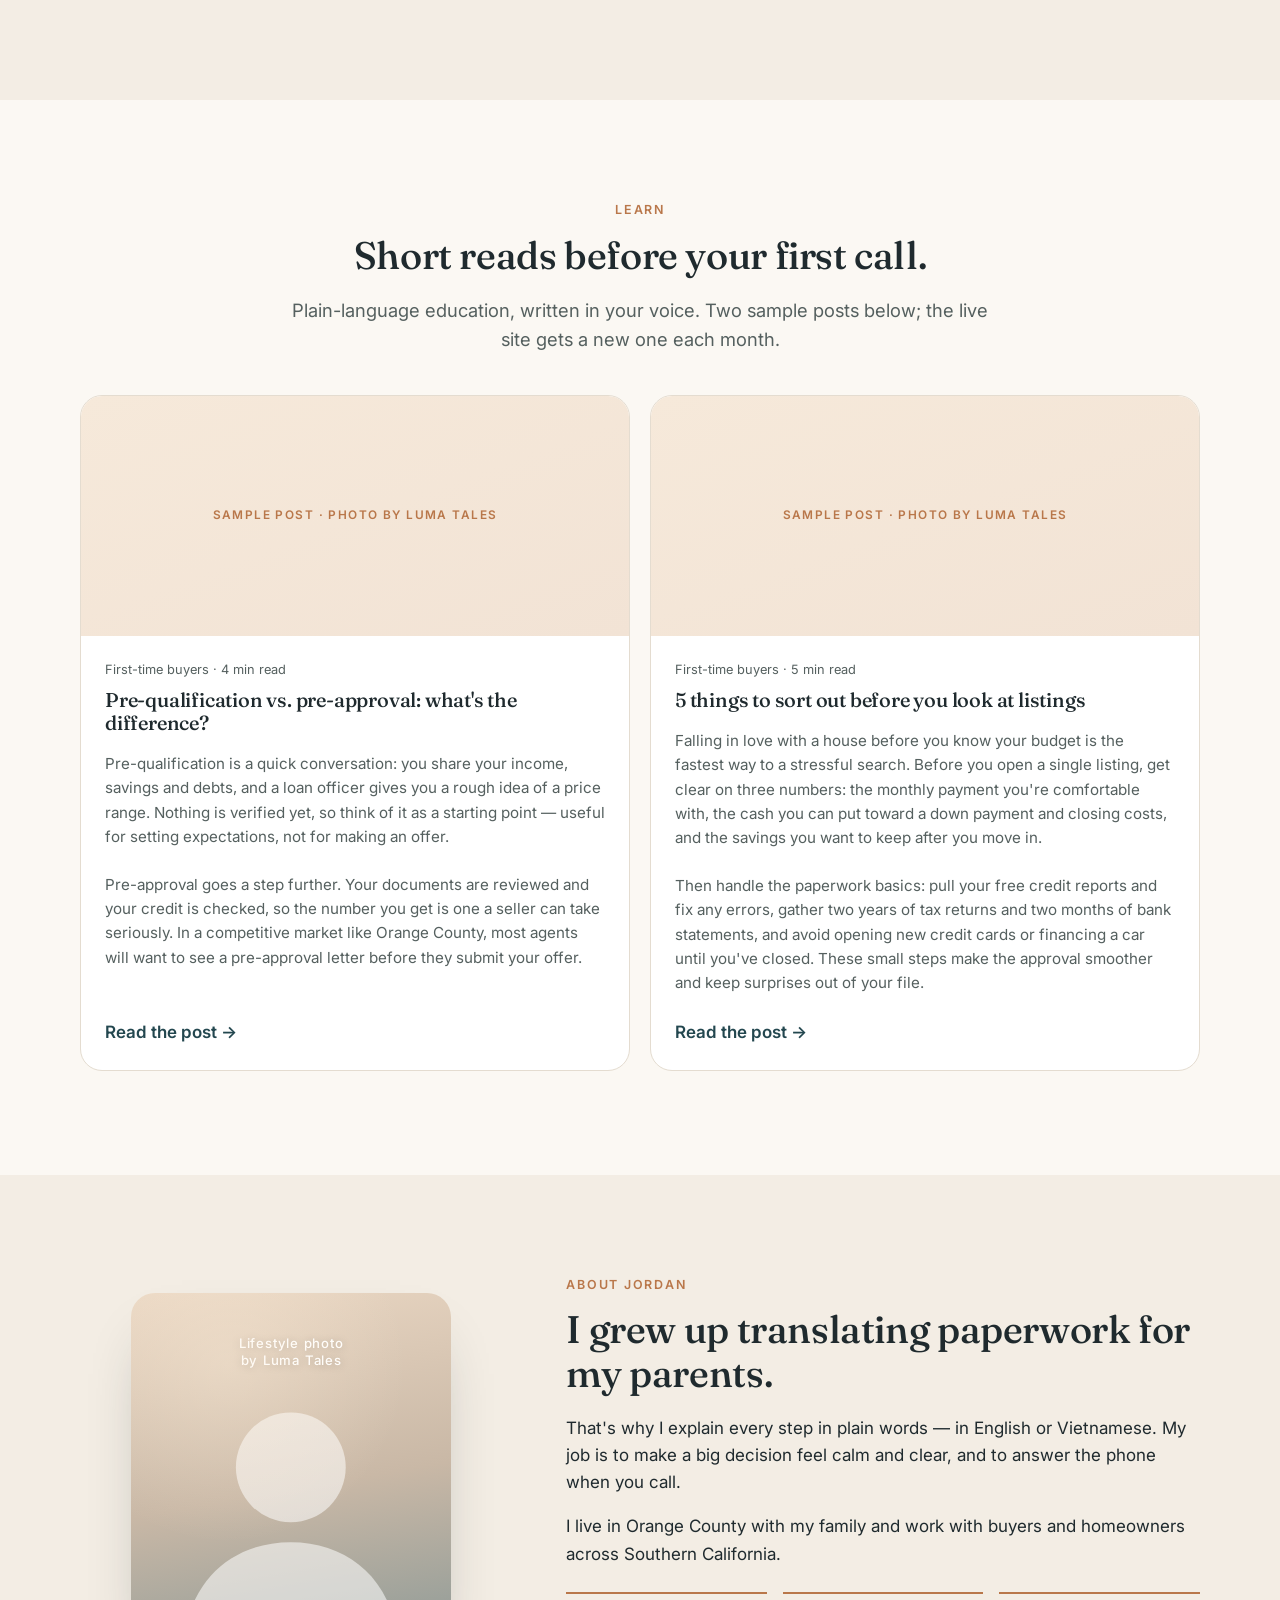
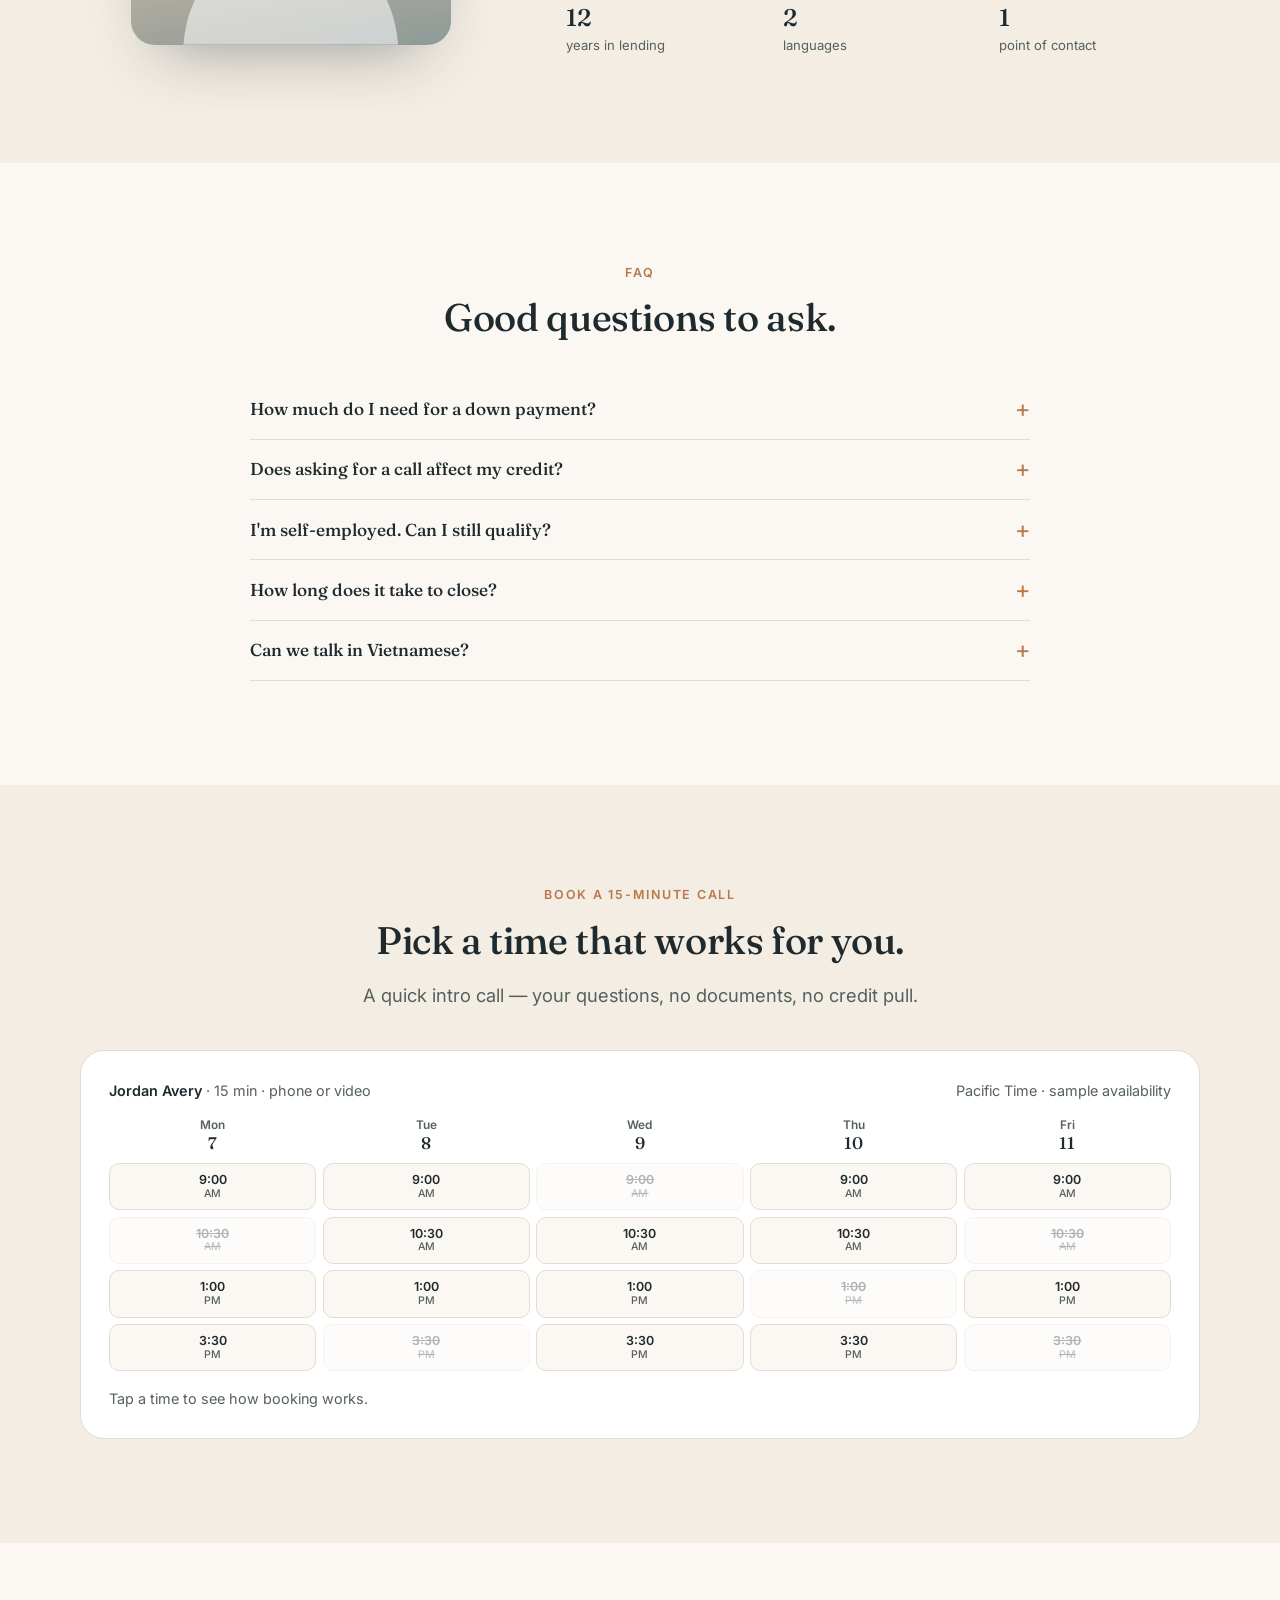
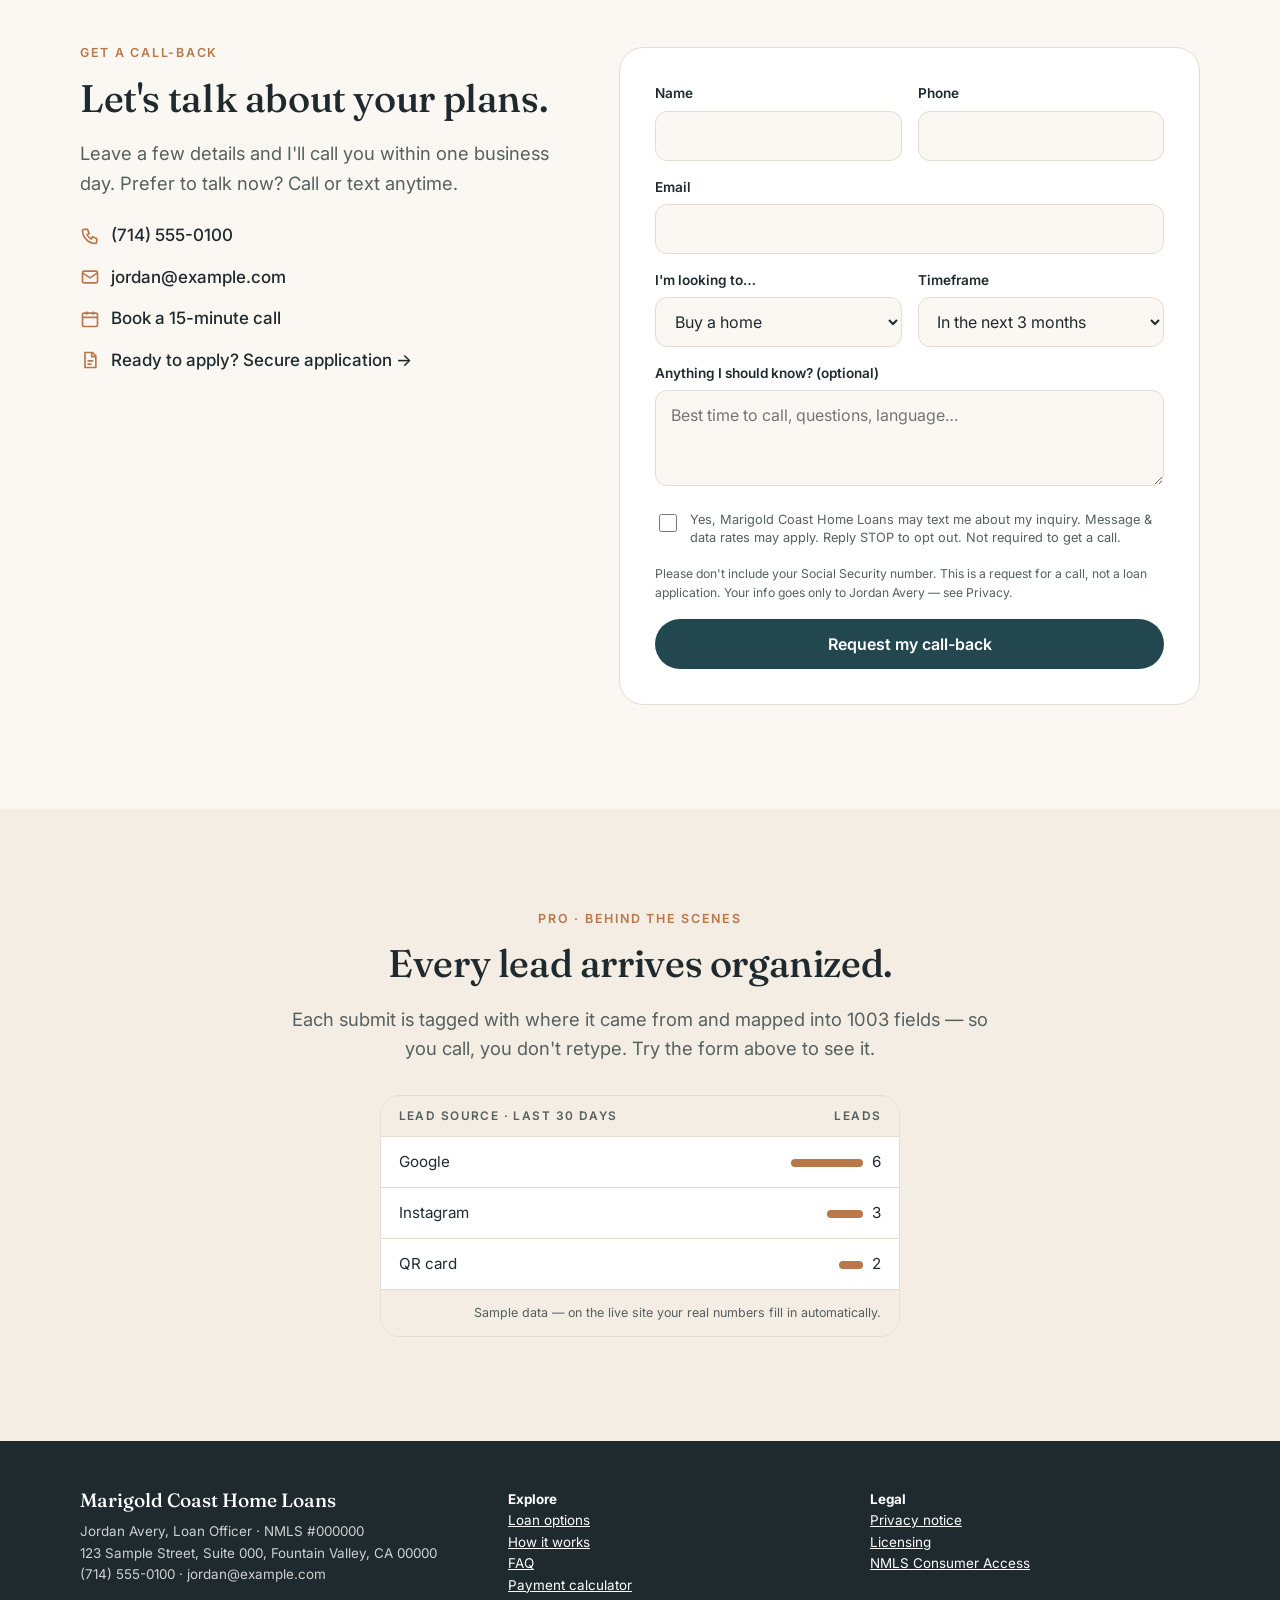
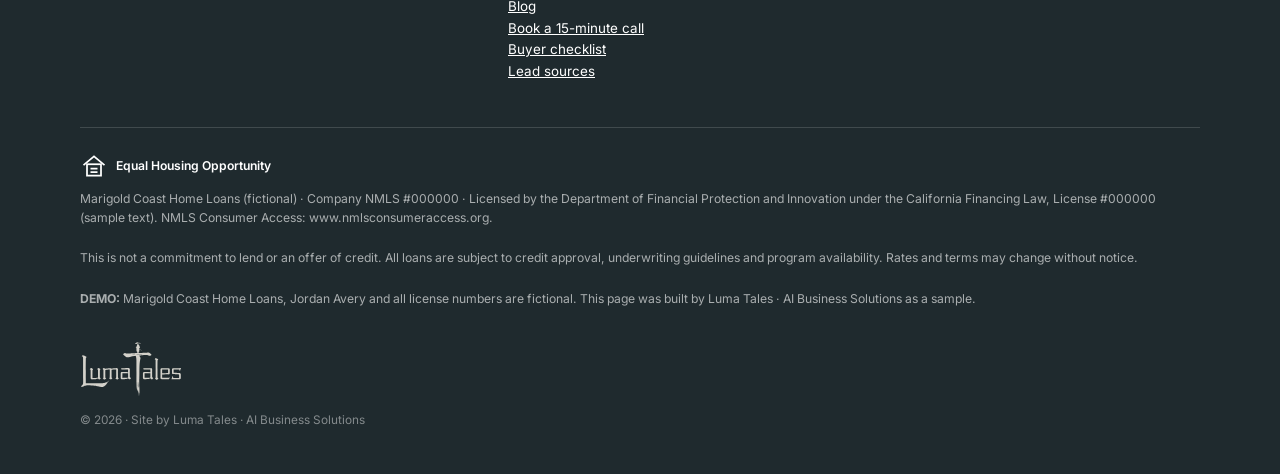
<file: public/complete/index.html>
<!DOCTYPE html>
<html lang="en" data-theme="coast" data-demo="true" data-tier="complete">
<head>
<meta charset="utf-8">
<meta name="viewport" content="width=device-width, initial-scale=1">
<title>Complete · $1,500 — Demo Loan Officer Landing Page | Luma Tales · AI Business Solutions</title>
<meta name="description" content="Sample mortgage loan officer landing page built by Luma Tales · AI Business Solutions. Fictional brand, for demonstration only.">
<meta name="robots" content="noindex, nofollow">
<meta name="author" content="Luma Tales · AI Business Solutions">
<meta name="copyright" content="© 2026 Luma Tales">
<meta property="og:title" content="Demo mortgage landing page — Luma Tales Website Studio">
<meta property="og:description" content="Sample site for a fictional loan officer. Mobile-first, bilingual, lead-ready.">
<meta name="theme-color" content="#23474F">
<link rel="preconnect" href="https://fonts.googleapis.com">
<link rel="preconnect" href="https://fonts.gstatic.com" crossorigin>
<link rel="stylesheet" href="https://fonts.googleapis.com/css2?family=Fraunces:ital,opsz,wght@0,9..144,400;0,9..144,500;1,9..144,400&family=Inter:wght@400;500;600&display=swap">
<link rel="stylesheet" href="../assets/luma-kit.css">
<link rel="stylesheet" href="../assets/showcase.css">
<script src="../assets/showcase.js"></script>
<script type="application/ld+json">
{"@context":"https://schema.org","@type":"FAQPage","mainEntity":[
 {"@type":"Question","name":"How much do I need for a down payment?","acceptedAnswer":{"@type":"Answer","text":"It depends on the loan program. Some programs allow low down payments for qualified buyers; we compare options on a call."}},
 {"@type":"Question","name":"Does a call-back request affect my credit?","acceptedAnswer":{"@type":"Answer","text":"No. Asking for a call does not pull your credit."}},
 {"@type":"Question","name":"I'm self-employed. Can I still qualify?","acceptedAnswer":{"@type":"Answer","text":"Often, yes. There are programs designed for business owners and non-traditional income."}}
]}
</script>
</head>
<body class="has-action-bar">

<div class="demo-banner" role="note"><strong>Demo</strong> — sample site by Luma Tales. Fictional brand, people and license numbers. Not a real lender.</div>

<!-- ========== HEADER ========== -->
<header class="site-header">
  <div class="wrap">
    <a class="logo" href="#top" aria-label="Marigold Coast Home Loans — home">
      <svg viewBox="0 0 32 32" fill="none" aria-hidden="true"><circle cx="16" cy="16" r="15" fill="#F2E3D5"/><path d="M7 21.5 16 12l9 9.5" stroke="#23474F" stroke-width="2.2" stroke-linecap="round" stroke-linejoin="round"/><circle cx="16" cy="9" r="3" fill="#B9774A"/><path d="M8 24.5h16" stroke="#23474F" stroke-width="2.2" stroke-linecap="round"/></svg>
      <span>Marigold Coast</span>
    </a>
    <div class="header-actions">
      <div class="lang-toggle" role="group" aria-label="Language">
        <button type="button" data-lang="en" aria-pressed="true">EN</button>
        <button type="button" data-lang="vi" aria-pressed="false">VN</button>
      </div>
      <a class="btn btn--primary btn--sm" href="#contact" data-track="cta_callback" data-place="header" data-i18n="nav_cta">Get a call-back</a>
    </div>
  </div>
</header>

<main id="top">
<!-- ========== HERO ========== -->
<section class="hero">
  <div class="wrap">
    <div>
      <span class="eyebrow" data-i18n="hero_eyebrow">Home loans in Orange County · English &amp; Tiếng Việt</span>
      <h1 data-i18n="hero_h1">Your home loan, <em>explained like a neighbor would.</em></h1>
      <p class="lead" data-i18n="hero_lead">Buying, refinancing, or just curious what you qualify for? Tell me a little about your plans and I'll call you back with clear options — no pressure, no jargon.</p>
      <div class="btn-row">
        <a class="btn btn--primary" href="#contact" data-track="cta_callback" data-place="hero">
          <svg viewBox="0 0 24 24" fill="none" stroke="currentColor" stroke-width="2" aria-hidden="true"><path d="M4 12h14M13 6l6 6-6 6"/></svg>
          <span data-i18n="cta_callback">Get a call-back</span>
        </a>
        <a class="btn btn--ghost" href="tel:+17145550100" data-track="call" data-place="hero">
          <svg viewBox="0 0 24 24" fill="none" stroke="currentColor" stroke-width="2" aria-hidden="true"><path d="M5 4h4l2 5-2.5 1.5a11 11 0 0 0 5 5L15 13l5 2v4a2 2 0 0 1-2 2A16 16 0 0 1 3 6a2 2 0 0 1 2-2"/></svg>
          <span>(714) 555-0100</span>
        </a>
      </div>
      <p class="hero-note" data-i18n="hero_note">Reply within one business day · Asking for a call never affects your credit.</p>
      <div class="trust-row">
        <span><svg viewBox="0 0 24 24" fill="none" stroke="currentColor" stroke-width="2" aria-hidden="true"><path d="M12 3 4 6v6c0 5 3.5 8 8 9 4.5-1 8-4 8-9V6z"/></svg> NMLS #000000</span>
        <span><svg viewBox="0 0 24 24" fill="none" stroke="currentColor" stroke-width="2" aria-hidden="true"><circle cx="12" cy="12" r="9"/><path d="M12 7v5l3 2"/></svg> <span data-i18n="trust_years">12 years helping families</span></span>
        <span><svg viewBox="0 0 24 24" fill="none" stroke="currentColor" stroke-width="2" aria-hidden="true"><path d="M4 5h16v11H8l-4 4z"/></svg> English · Tiếng Việt</span>
      </div>
    </div>

    <div class="portrait-wrap">
      <div class="portrait" role="img" aria-label="Headshot placeholder — photographed by Luma Tales">
        <div class="ph">
          <svg viewBox="0 0 200 220" fill="currentColor" aria-hidden="true"><circle cx="100" cy="78" r="44"/><path d="M14 220c4-52 40-82 86-82s82 30 86 82z"/></svg>
        </div>
        <div class="ph-label" data-i18n="ph_label">Headshot session included<br>shot by Luma Tales</div>
      </div>
      <div class="name-card"><strong>Jordan Avery</strong><small data-i18n="name_role">Loan Officer · NMLS #000000</small></div>
    </div>
  </div>
</section>

<!-- ========== SERVICES ========== -->
<section class="section" id="services">
  <div class="wrap">
    <div class="center reveal">
      <span class="eyebrow" data-i18n="svc_eyebrow">How I can help</span>
      <h2 data-i18n="svc_h2">One loan officer, start to closing.</h2>
      <p class="lead" data-i18n="svc_lead">You talk to the same person the whole way — and you always know the next step.</p>
    </div>
    <div class="cards">
      <article class="card reveal">
        <div class="icon"><svg viewBox="0 0 24 24" fill="none" stroke="currentColor" stroke-width="2" aria-hidden="true"><path d="M3 11 12 4l9 7v9H3z"/><path d="M9 20v-6h6v6"/></svg></div>
        <h3 data-i18n="c1_h">Buy a home</h3>
        <p data-i18n="c1_p">First home or next home — we map out what you can comfortably afford before you fall in love with a listing.</p>
        <a href="checklist.html" data-track="card_buy" data-i18n="c1_link">Free first-time buyer checklist →</a>
      </article>
      <article class="card reveal">
        <div class="icon"><svg viewBox="0 0 24 24" fill="none" stroke="currentColor" stroke-width="2" aria-hidden="true"><path d="M20 12a8 8 0 1 1-2.3-5.7"/><path d="M20 4v5h-5"/></svg></div>
        <h3 data-i18n="c2_h">Refinance</h3>
        <p data-i18n="c2_p">Lower payment, shorter term, or cash for a project — we check whether it actually makes sense for you.</p>
        <a href="#contact" data-track="card_refi" data-i18n="c_link">Talk it through →</a>
      </article>
      <article class="card reveal">
        <div class="icon"><svg viewBox="0 0 24 24" fill="none" stroke="currentColor" stroke-width="2" aria-hidden="true"><rect x="3" y="7" width="18" height="13" rx="2"/><path d="M8 7V5a2 2 0 0 1 2-2h4a2 2 0 0 1 2 2v2"/></svg></div>
        <h3 data-i18n="c3_h">Self-employed &amp; special cases</h3>
        <p data-i18n="c3_p">Business owners, gig income, new to the country — there are programs built for situations like yours.</p>
        <a href="#contact" data-track="card_self" data-i18n="c_link">Talk it through →</a>
      </article>
    </div>
  </div>
</section>

<!-- ========== COMPLETE: PAYMENT CALCULATOR (estimate only) ========== -->
<section class="section section--alt" id="calc">
  <div class="wrap">
    <div class="center reveal">
      <span class="eyebrow" data-i18n="calc_eyebrow">Payment calculator</span>
      <h2 data-i18n="calc_h2">Get a feel for the numbers.</h2>
      <p class="lead" data-i18n="calc_lead">Principal &amp; interest only. Type in any rate you want to test — this is a planning tool, not a quote.</p>
    </div>
    <div class="calc reveal" data-calc>
      <form class="form" onsubmit="return false" aria-label="Payment calculator">
        <div class="field"><label for="c-price" data-i18n="calc_price">Home price ($)</label><input id="c-price" name="price" type="number" inputmode="numeric" min="0" step="1000" value="750000"></div>
        <div class="field"><label for="c-down" data-i18n="calc_down">Down payment</label><div class="range"><input id="c-down" name="down" type="range" min="0" max="50" step="1" value="20" aria-describedby="c-down-out"><output id="c-down-out" data-out="downpct" for="c-down">20%</output></div></div>
        <div class="row">
          <div class="field"><label for="c-rate" data-i18n="calc_rate">Interest rate (%)</label><input id="c-rate" name="rate" type="number" inputmode="decimal" min="0" max="30" step="0.01" placeholder="Enter a rate" data-i18n-ph="calc_rate_ph"></div>
          <div class="field"><label for="c-term" data-i18n="calc_term">Term</label><select id="c-term" name="term"><option value="30" data-i18n="calc_t30">30 years</option><option value="20" data-i18n="calc_t20">20 years</option><option value="15" data-i18n="calc_t15">15 years</option></select></div>
        </div>
        <p class="fine" data-i18n="calc_fine">No rate is pre-filled on purpose: rates change daily and depend on your credit, loan type and down payment. Ask Jordan what's available today.</p>
      </form>
      <div class="result is-empty">
        <span class="lbl" data-i18n="calc_out">Estimated monthly principal &amp; interest</span>
        <div class="big" data-out="pi">—</div>
        <dl><dt data-i18n="calc_loan">Loan amount</dt><dd data-out="loan">—</dd><dt data-i18n="calc_dp">Down payment</dt><dd data-out="down">—</dd></dl>
        <p class="fine" data-i18n="calc_disc">Estimate only — not a quote or an offer of credit. Excludes property taxes, homeowner's insurance, mortgage insurance and HOA dues. Your actual payment depends on the loan program you qualify for.</p>
      </div>
    </div>
  </div>
</section>

<!-- ========== HOW IT WORKS ========== -->
<section class="section" id="how">
  <div class="wrap">
    <div class="center reveal">
      <span class="eyebrow" data-i18n="how_eyebrow">How it works</span>
      <h2 data-i18n="how_h2">Three simple steps.</h2>
    </div>
    <ol class="steps">
      <li class="reveal"><h3 data-i18n="s1_h">Tell me your plans</h3><p data-i18n="s1_p">Two minutes on the form below, or just call. No documents yet.</p></li>
      <li class="reveal"><h3 data-i18n="s2_h">We talk options</h3><p data-i18n="s2_p">I explain the programs that fit, what they cost, and what papers you'll need.</p></li>
      <li class="reveal"><h3 data-i18n="s3_h">You get a clear plan</h3><p data-i18n="s3_p">A step-by-step path to closing — and updates so you're never guessing.</p></li>
    </ol>
  </div>
</section>

<!-- ========== REVIEWS ========== -->
<section class="section section--alt" id="reviews">
  <div class="wrap">
    <div class="center reveal">
      <span class="eyebrow" data-i18n="rev_eyebrow">Reviews</span>
      <h2 data-i18n="rev_h2">What clients say.</h2>
    </div>
    <div class="reviews">
      <figure class="review review--placeholder reveal"><div class="stars" aria-hidden="true">★★★★★</div><blockquote data-i18n="rev_ph">Real Google reviews from real clients appear here automatically.</blockquote><figcaption data-i18n="rev_cap">Review slot 1 · sample layout</figcaption></figure>
      <figure class="review review--placeholder reveal"><div class="stars" aria-hidden="true">★★★★★</div><blockquote data-i18n="rev_ph">Real Google reviews from real clients appear here automatically.</blockquote><figcaption data-i18n="rev_cap2">Review slot 2 · sample layout</figcaption></figure>
      <figure class="review review--placeholder reveal"><div class="stars" aria-hidden="true">★★★★★</div><blockquote data-i18n="rev_ph">Real Google reviews from real clients appear here automatically.</blockquote><figcaption data-i18n="rev_cap3">Review slot 3 · sample layout</figcaption></figure>
    </div>
    <p class="review-note center" data-i18n="rev_note">We only ever show real, verified reviews — never written or paid-for ones.</p>
  </div>
</section>

<!-- ========== COMPLETE: BLOG (2 sample posts) ========== -->
<section class="section" id="blog">
  <div class="wrap">
    <div class="center reveal">
      <span class="eyebrow" data-i18n="blog_eyebrow">Learn</span>
      <h2 data-i18n="blog_h2">Short reads before your first call.</h2>
      <p class="lead" data-i18n="blog_lead">Plain-language education, written in your voice. Two sample posts below; the live site gets a new one each month.</p>
    </div>
    <div class="posts">
      <article class="post reveal">
        <div class="cover" aria-hidden="true">Sample post · photo by Luma Tales</div>
        <div class="inner">
          <div class="meta">First-time buyers · 4 min read</div>
          <h3>Pre-qualification vs. pre-approval: what's the difference?</h3>
          <p>Pre-qualification is a quick conversation: you share your income, savings and debts, and a loan officer gives you a rough idea of a price range. Nothing is verified yet, so think of it as a starting point — useful for setting expectations, not for making an offer.</p>
          <p>Pre-approval goes a step further. Your documents are reviewed and your credit is checked, so the number you get is one a seller can take seriously. In a competitive market like Orange County, most agents will want to see a pre-approval letter before they submit your offer.</p>
          <a href="#blog" data-track="blog_post" data-place="post1">Read the post →</a>
        </div>
      </article>
      <article class="post reveal">
        <div class="cover" aria-hidden="true">Sample post · photo by Luma Tales</div>
        <div class="inner">
          <div class="meta">First-time buyers · 5 min read</div>
          <h3>5 things to sort out before you look at listings</h3>
          <p>Falling in love with a house before you know your budget is the fastest way to a stressful search. Before you open a single listing, get clear on three numbers: the monthly payment you're comfortable with, the cash you can put toward a down payment and closing costs, and the savings you want to keep after you move in.</p>
          <p>Then handle the paperwork basics: pull your free credit reports and fix any errors, gather two years of tax returns and two months of bank statements, and avoid opening new credit cards or financing a car until you've closed. These small steps make the approval smoother and keep surprises out of your file.</p>
          <a href="#blog" data-track="blog_post" data-place="post2">Read the post →</a>
        </div>
      </article>
    </div>
  </div>
</section>

<!-- ========== ABOUT ========== -->
<section class="section section--alt" id="about">
  <div class="wrap about">
    <div class="portrait reveal" role="img" aria-label="Second photo placeholder">
      <div class="ph"><svg viewBox="0 0 200 220" fill="currentColor" aria-hidden="true"><circle cx="100" cy="78" r="44"/><path d="M14 220c4-52 40-82 86-82s82 30 86 82z"/></svg></div>
      <div class="ph-label" data-i18n="ph_label2">Lifestyle photo<br>by Luma Tales</div>
    </div>
    <div class="reveal">
      <span class="eyebrow" data-i18n="about_eyebrow">About Jordan</span>
      <h2 data-i18n="about_h2">I grew up translating paperwork for my parents.</h2>
      <p data-i18n="about_p1">That's why I explain every step in plain words — in English or Vietnamese. My job is to make a big decision feel calm and clear, and to answer the phone when you call.</p>
      <p data-i18n="about_p2">I live in Orange County with my family and work with buyers and homeowners across Southern California.</p>
      <div class="facts">
        <div><strong>12</strong><span data-i18n="f1">years in lending</span></div>
        <div><strong>2</strong><span data-i18n="f2">languages</span></div>
        <div><strong>1</strong><span data-i18n="f3">point of contact</span></div>
      </div>
    </div>
  </div>
</section>

<!-- ========== FAQ ========== -->
<section class="section" id="faq">
  <div class="wrap">
    <div class="center reveal">
      <span class="eyebrow">FAQ</span>
      <h2 data-i18n="faq_h2">Good questions to ask.</h2>
    </div>
    <div class="faq">
      <details><summary data-i18n="q1">How much do I need for a down payment?</summary><p data-i18n="a1">It depends on the loan program. Some programs allow low down payments for qualified buyers. We'll compare your options on a short call.</p></details>
      <details><summary data-i18n="q2">Does asking for a call affect my credit?</summary><p data-i18n="a2">No. Requesting a call-back doesn't pull your credit. If you decide to apply later, I'll tell you before anything is checked.</p></details>
      <details><summary data-i18n="q3">I'm self-employed. Can I still qualify?</summary><p data-i18n="a3">Often, yes. There are programs designed for business owners and non-traditional income. Bring your questions — we'll sort out what's realistic.</p></details>
      <details><summary data-i18n="q4">How long does it take to close?</summary><p data-i18n="a4">Many purchases close in about 30 days once a complete file is in, but every file is different. You'll get a timeline on day one.</p></details>
      <details><summary data-i18n="q5">Can we talk in Vietnamese?</summary><p data-i18n="a5">Yes — every call, email and document walkthrough can be in Vietnamese or English, whichever you prefer.</p></details>
    </div>
  </div>
</section>

<!-- ========== COMPLETE: BOOK A CALL (sample availability) ========== -->
<section class="section section--alt" id="book">
  <div class="wrap">
    <div class="center reveal">
      <span class="eyebrow" data-i18n="book_eyebrow">Book a 15-minute call</span>
      <h2 data-i18n="book_h2">Pick a time that works for you.</h2>
      <p class="lead" data-i18n="book_lead">A quick intro call — your questions, no documents, no credit pull.</p>
    </div>
    <div class="book reveal" data-booking>
      <div class="book-head"><span><strong>Jordan Avery</strong> · <span data-i18n="book_len">15 min · phone or video</span></span><span data-i18n="book_tz">Pacific Time · sample availability</span></div>
      <div class="slots" role="group" aria-label="Available times"></div>
      <p class="book-msg" data-i18n="book_hint">Tap a time to see how booking works.</p>
    </div>
  </div>
</section>

<!-- ========== CONTACT ========== -->
<section class="section" id="contact">
  <div class="wrap contact">
    <div class="reveal">
      <span class="eyebrow" data-i18n="ct_eyebrow">Get a call-back</span>
      <h2 data-i18n="ct_h2">Let's talk about your plans.</h2>
      <p class="lead" data-i18n="ct_lead">Leave a few details and I'll call you within one business day. Prefer to talk now? Call or text anytime.</p>
      <div class="contact-direct">
        <a href="tel:+17145550100" data-track="call" data-place="contact"><svg viewBox="0 0 24 24" fill="none" stroke="currentColor" stroke-width="2" aria-hidden="true"><path d="M5 4h4l2 5-2.5 1.5a11 11 0 0 0 5 5L15 13l5 2v4a2 2 0 0 1-2 2A16 16 0 0 1 3 6a2 2 0 0 1 2-2"/></svg>(714) 555-0100</a>
        <a href="mailto:jordan@example.com" data-track="email" data-place="contact"><svg viewBox="0 0 24 24" fill="none" stroke="currentColor" stroke-width="2" aria-hidden="true"><rect x="3" y="5" width="18" height="14" rx="2"/><path d="m3 7 9 6 9-6"/></svg>jordan@example.com</a>
        <a href="#book" data-track="book" data-place="contact"><svg viewBox="0 0 24 24" fill="none" stroke="currentColor" stroke-width="2" aria-hidden="true"><rect x="3" y="5" width="18" height="16" rx="2"/><path d="M3 10h18M8 3v4M16 3v4"/></svg><span data-i18n="book">Book a 15-minute call</span></a>
        <a href="#contact" data-track="apply" data-place="contact"><svg viewBox="0 0 24 24" fill="none" stroke="currentColor" stroke-width="2" aria-hidden="true"><path d="M6 3h9l4 4v14H6z"/><path d="M14 3v5h5M9 13h7M9 17h5"/></svg><span data-i18n="apply">Ready to apply? Secure application →</span></a>
      </div>
    </div>

    <form class="form reveal" data-luma-form action="https://api.web3forms.com/submit" method="POST" novalidate
          data-ok="Thanks — Jordan will call you within one business day." data-err="Something went wrong. Please call (714) 555-0100.">
      <input type="hidden" name="access_key" value="DEMO">
      <input type="hidden" name="subject" value="New website lead — Marigold Coast (demo)">
      <div class="hp" aria-hidden="true"><input type="text" name="botcheck" tabindex="-1" autocomplete="off"></div>
      <div class="row">
        <div class="field"><label for="f-name" data-i18n="l_name">Name</label><input id="f-name" name="name" autocomplete="name" required></div>
        <div class="field"><label for="f-phone" data-i18n="l_phone">Phone</label><input id="f-phone" name="phone" type="tel" autocomplete="tel" required></div>
      </div>
      <div class="field"><label for="f-email" data-i18n="l_email">Email</label><input id="f-email" name="email" type="email" autocomplete="email" required></div>
      <div class="row">
        <div class="field"><label for="f-goal" data-i18n="l_goal">I'm looking to…</label>
          <select id="f-goal" name="goal">
            <option value="buy" data-i18n="o_buy">Buy a home</option>
            <option value="refinance" data-i18n="o_refi">Refinance</option>
            <option value="exploring" data-i18n="o_explore">Just exploring</option>
          </select></div>
        <div class="field"><label for="f-when" data-i18n="l_when">Timeframe</label>
          <select id="f-when" name="timeframe">
            <option data-i18n="o_now">In the next 3 months</option>
            <option data-i18n="o_later">3–6 months</option>
            <option data-i18n="o_unsure">Not sure yet</option>
          </select></div>
      </div>
      <div class="field"><label for="f-msg" data-i18n="l_msg">Anything I should know? (optional)</label><textarea id="f-msg" name="message" data-i18n-ph="ph_msg" placeholder="Best time to call, questions, language…"></textarea></div>
      <label class="check"><input type="checkbox" name="sms_consent" value="yes"><span data-i18n="tcpa">Yes, Marigold Coast Home Loans may text me about my inquiry. Message &amp; data rates may apply. Reply STOP to opt out. Not required to get a call.</span></label>
      <p class="fine" data-i18n="form_fine">Please don't include your Social Security number. This is a request for a call, not a loan application. Your info goes only to Jordan Avery — see Privacy.</p>
      <button class="btn btn--primary" type="submit" data-i18n="submit">Request my call-back</button>
      <div class="form-status" aria-live="polite"></div>
    </form>

    <!-- PRO add-on: appears after a successful form submit (see showcase.js) -->
    <aside class="lead-panel" data-lead-panel hidden aria-live="polite">
      <header>
        <h3 data-i18n="lp_h">Lead → pre-filled 1003 / MISMO 3.4 <span class="pill" data-i18n="lp_pill">Sample</span></h3>
        <span class="lead-meta"><span data-i18n="lp_recv">Received</span> <strong data-f="stamp">—</strong></span>
      </header>
      <div class="urla">
        <section><h4 data-i18n="lp_s1">Borrower Information</h4><dl><dt data-i18n="l_name">Name</dt><dd data-f="name">—</dd><dt data-i18n="l_phone">Phone</dt><dd data-f="phone">—</dd><dt>Email</dt><dd data-f="email">—</dd></dl></section>
        <section><h4 data-i18n="lp_s2">Loan Purpose</h4><dl><dt data-i18n="lp_purpose">Purpose</dt><dd data-f="purpose">—</dd><dt data-i18n="lp_occ">Occupancy</dt><dd data-f="occupancy">—</dd><dt data-i18n="l_when">Timeframe</dt><dd data-f="timeframe">—</dd></dl></section>
        <section><h4 data-i18n="lp_s3">Contact</h4><dl><dt data-i18n="lp_lang">Language</dt><dd data-f="lang">—</dd><dt data-i18n="lp_text">Texting</dt><dd data-f="consent">—</dd><dt data-i18n="lp_notes">Notes</dt><dd data-f="notes">—</dd></dl></section>
      </div>
      <div class="lead-meta"><span><span data-i18n="lp_src">Lead source:</span> <strong data-f="src">Google</strong></span><span><span data-i18n="lp_status">Status:</span> <strong data-i18n="lp_status_v">New · call within 1 business day</strong></span></div>
      <div class="btn-row"><button class="btn btn--primary btn--sm" type="button" disabled aria-disabled="true">Import to LOS</button></div>
      <p class="note" data-i18n="lp_note">Sample preview — the live version exports a MISMO 3.4 file for your LOS. Tested per LOS before go-live.</p>
    </aside>
  </div>
</section>

<!-- ========== PRO: LEAD SOURCES (sample data) ========== -->
<section class="section section--alt" id="leads">
  <div class="wrap">
    <div class="center reveal">
      <span class="eyebrow" data-i18n="ls_eyebrow">Pro · behind the scenes</span>
      <h2 data-i18n="ls_h2">Every lead arrives organized.</h2>
      <p class="lead" data-i18n="ls_lead">Each submit is tagged with where it came from and mapped into 1003 fields — so you call, you don't retype. Try the form above to see it.</p>
    </div>
    <div class="sources reveal">
      <table>
        <thead><tr><th data-i18n="ls_th1">Lead source · last 30 days</th><th data-i18n="ls_th2">Leads</th></tr></thead>
        <tbody>
          <tr><td>Google</td><td><span class="bar" style="width:72px" aria-hidden="true"></span>6</td></tr>
          <tr><td>Instagram</td><td><span class="bar" style="width:36px" aria-hidden="true"></span>3</td></tr>
          <tr><td data-i18n="ls_qr">QR card</td><td><span class="bar" style="width:24px" aria-hidden="true"></span>2</td></tr>
        </tbody>
        <tfoot><tr><td colspan="2" data-i18n="ls_foot">Sample data — on the live site your real numbers fill in automatically.</td></tr></tfoot>
      </table>
    </div>
  </div>
</section>
</main>

<!-- ========== FOOTER (mortgage compliance template) ========== -->
<footer class="site-footer">
  <div class="wrap">
    <div class="footer-grid">
      <div>
        <div class="footer-brand">Marigold Coast Home Loans</div>
        <p>Jordan Avery, Loan Officer · NMLS #000000<br>123 Sample Street, Suite 000, Fountain Valley, CA 00000<br>(714) 555-0100 · jordan@example.com</p>
      </div>
      <div>
        <p><strong style="color:#fff" data-i18n="ft_explore">Explore</strong><br><a href="#services" data-i18n="ft_s">Loan options</a><br><a href="#how" data-i18n="ft_h">How it works</a><br><a href="#faq">FAQ</a><br><a href="#calc" data-i18n="ft_calc">Payment calculator</a><br><a href="#blog" data-i18n="ft_blog">Blog</a><br><a href="#book" data-i18n="book">Book a 15-minute call</a><br><a href="checklist.html" data-i18n="ft_ck">Buyer checklist</a><br><a href="#leads" data-i18n="ft_leads">Lead sources</a></p>
      </div>
      <div>
        <p><strong style="color:#fff" data-i18n="ft_legal">Legal</strong><br><a href="#contact" data-i18n="ft_priv">Privacy notice</a><br><a href="#contact" data-i18n="ft_lic">Licensing</a><br><a href="https://www.nmlsconsumeraccess.org" rel="noopener">NMLS Consumer Access</a></p>
      </div>
    </div>
    <div class="compliance">
      <span class="ehl"><svg viewBox="0 0 32 32" fill="none" stroke="currentColor" stroke-width="2" aria-hidden="true"><path d="M4 15 16 5l12 10"/><rect x="8" y="14" width="16" height="13"/><path d="M12 19h8M12 23h8"/></svg> Equal Housing Opportunity</span>
      <p>Marigold Coast Home Loans (fictional) · Company NMLS #000000 · Licensed by the Department of Financial Protection and Innovation under the California Financing Law, License #000000 (sample text). NMLS Consumer Access: www.nmlsconsumeraccess.org.</p>
      <p>This is not a commitment to lend or an offer of credit. All loans are subject to credit approval, underwriting guidelines and program availability. Rates and terms may change without notice.</p>
      <p><strong>DEMO:</strong> Marigold Coast Home Loans, Jordan Avery and all license numbers are fictional. This page was built by Luma Tales · AI Business Solutions as a sample.</p>
    </div>
    <p class="credit"><a class="credit-logo" href="https://lumatales.ai" aria-label="Luma Tales"><img src="../assets/lumatales-wordmark-dark.svg" alt="Luma Tales" height="56"></a><br>© <span data-year>2026</span> · Site by Luma Tales · AI Business Solutions</p>
  </div>
</footer>

<!-- Sticky mobile actions -->
<nav class="action-bar" aria-label="Quick actions">
  <a class="btn btn--ghost" href="tel:+17145550100" data-track="call" data-place="sticky"><span data-i18n="bar_call">Call</span></a>
  <a class="btn btn--primary" href="#contact" data-track="cta_callback" data-place="sticky"><span data-i18n="bar_cb">Get a call-back</span></a>
</nav>

<script>
/* Vietnamese copy — keys match data-i18n. English stays in the HTML. */
window.LUMA_VI = {
  nav_cta: "Nhờ gọi lại",
  hero_eyebrow: "Vay mua nhà tại Orange County · English &amp; Tiếng Việt",
  hero_h1: "Khoản vay mua nhà, <em>giải thích rõ như người nhà.</em>",
  hero_lead: "Mua nhà, refinance, hay chỉ muốn biết mình đủ điều kiện tới đâu? Để lại vài thông tin, tôi sẽ gọi lại và giải thích các lựa chọn thật rõ ràng — không ép, không thuật ngữ khó hiểu.",
  cta_callback: "Nhờ gọi lại",
  hero_note: "Trả lời trong 1 ngày làm việc · Nhờ gọi lại không ảnh hưởng điểm tín dụng.",
  trust_years: "12 năm đồng hành cùng các gia đình",
  ph_label: "Bao gồm buổi chụp chân dung<br>bởi Luma Tales",
  name_role: "Chuyên viên cho vay · NMLS #000000",
  svc_eyebrow: "Tôi có thể giúp gì",
  svc_h2: "Một người lo cho bạn, từ đầu tới ngày ký.",
  svc_lead: "Bạn làm việc với cùng một người suốt quá trình — và luôn biết bước tiếp theo.",
  c1_h: "Mua nhà", c1_p: "Căn đầu tiên hay căn kế tiếp — tính rõ khả năng chi trả thoải mái trước khi bạn ưng một căn.",
  c2_h: "Refinance", c2_p: "Giảm tiền hàng tháng, rút ngắn kỳ hạn, hay rút tiền làm việc khác — xem có thật sự có lợi cho bạn không.",
  c3_h: "Tự kinh doanh &amp; trường hợp đặc biệt", c3_p: "Chủ tiệm, thu nhập tự do, mới qua Mỹ — có những chương trình dành riêng cho trường hợp như bạn.",
  c_link: "Nói chuyện thử →", c1_link: "Nhận checklist mua nhà lần đầu →",
  how_eyebrow: "Cách làm việc", how_h2: "Ba bước đơn giản.",
  s1_h: "Cho biết kế hoạch", s1_p: "Hai phút điền form bên dưới, hoặc gọi luôn. Chưa cần giấy tờ.",
  s2_h: "Bàn các lựa chọn", s2_p: "Tôi giải thích chương trình phù hợp, chi phí, và giấy tờ cần chuẩn bị.",
  s3_h: "Có kế hoạch rõ ràng", s3_p: "Từng bước tới ngày ký — có cập nhật để bạn không phải đoán.",
  rev_eyebrow: "Đánh giá", rev_h2: "Khách hàng nói gì.",
  rev_ph: "Đánh giá Google thật từ khách thật sẽ tự hiện ở đây.",
  rev_cap: "Ô đánh giá 1 · bố cục mẫu", rev_cap2: "Ô đánh giá 2 · bố cục mẫu", rev_cap3: "Ô đánh giá 3 · bố cục mẫu",
  rev_note: "Chúng tôi chỉ hiện đánh giá thật, đã xác minh — không bao giờ viết hộ hay mua.",
  ph_label2: "Ảnh đời thường<br>chụp bởi Luma Tales",
  about_eyebrow: "Về Jordan", about_h2: "Tôi lớn lên bằng việc dịch giấy tờ cho ba mẹ.",
  about_p1: "Vì vậy tôi giải thích từng bước bằng lời dễ hiểu — tiếng Anh hay tiếng Việt đều được. Việc của tôi là làm cho một quyết định lớn trở nên nhẹ nhàng, rõ ràng, và luôn bắt máy khi bạn gọi.",
  about_p2: "Tôi sống ở Orange County cùng gia đình và làm việc với người mua nhà, chủ nhà khắp Nam California.",
  f1: "năm trong ngành", f2: "ngôn ngữ", f3: "người liên lạc duy nhất",
  faq_h2: "Những câu nên hỏi.",
  q1: "Cần bao nhiêu tiền trả trước?", a1: "Tùy chương trình vay. Có chương trình cho phép trả trước ít với người đủ điều kiện. Mình sẽ so sánh các lựa chọn trong một cuộc gọi ngắn.",
  q2: "Nhờ gọi lại có ảnh hưởng điểm tín dụng không?", a2: "Không. Nhờ gọi lại không kéo tín dụng. Nếu sau này bạn quyết định nộp đơn, tôi sẽ báo trước khi kiểm tra gì.",
  q3: "Tôi tự kinh doanh, có vay được không?", a3: "Thường là được. Có chương trình dành cho chủ doanh nghiệp và thu nhập không cố định. Cứ hỏi — mình sẽ xem điều gì thực tế.",
  q4: "Bao lâu thì xong?", a4: "Nhiều hồ sơ mua nhà xong khoảng 30 ngày khi đủ giấy tờ, nhưng mỗi hồ sơ mỗi khác. Bạn sẽ có lịch trình ngay ngày đầu.",
  q5: "Có nói tiếng Việt được không?", a5: "Được — mọi cuộc gọi, email và phần giải thích giấy tờ đều có thể bằng tiếng Việt hoặc tiếng Anh, tùy bạn.",
  ct_eyebrow: "Nhờ gọi lại", ct_h2: "Cùng nói về kế hoạch của bạn.",
  ct_lead: "Để lại vài thông tin, tôi gọi lại trong 1 ngày làm việc. Muốn nói ngay? Gọi hoặc nhắn tin bất cứ lúc nào.",
  book: "Đặt lịch gọi 15 phút", apply: "Sẵn sàng nộp đơn? Đơn bảo mật →",
  l_name: "Họ tên", l_phone: "Điện thoại", l_email: "Email", l_goal: "Tôi muốn…", l_when: "Thời gian",
  o_buy: "Mua nhà", o_refi: "Refinance", o_explore: "Chỉ tìm hiểu", o_now: "Trong 3 tháng tới", o_later: "3–6 tháng", o_unsure: "Chưa chắc",
  l_msg: "Có gì tôi nên biết không? (không bắt buộc)", ph_msg: "Giờ tiện gọi, câu hỏi, ngôn ngữ…",
  tcpa: "Đồng ý, Marigold Coast Home Loans có thể nhắn tin cho tôi về yêu cầu này. Có thể tốn phí tin nhắn/dữ liệu. Trả lời STOP để ngừng. Không bắt buộc để được gọi lại.",
  form_fine: "Xin đừng ghi số An Sinh Xã Hội. Đây là yêu cầu gọi lại, không phải đơn vay. Thông tin chỉ gửi tới Jordan Avery — xem Quyền riêng tư.",
  submit: "Gửi yêu cầu gọi lại",
  ft_explore: "Khám phá", ft_s: "Các loại vay", ft_h: "Cách làm việc", ft_legal: "Pháp lý", ft_priv: "Quyền riêng tư", ft_lic: "Giấy phép", ft_leads: "Nguồn lead", ft_ck: "Checklist mua nhà", ft_calc: "Tính tiền hàng tháng", ft_blog: "Blog",

  lp_h: "Lead → điền sẵn 1003 / MISMO 3.4 <span class=\"pill\">Mẫu</span>", lp_pill: "Mẫu", lp_recv: "Nhận lúc",
  lp_s1: "Thông tin người vay", lp_s2: "Mục đích vay", lp_s3: "Liên hệ", lp_purpose: "Mục đích", lp_occ: "Loại cư trú",
  lp_lang: "Ngôn ngữ", lp_text: "Nhắn tin", lp_notes: "Ghi chú", lp_src: "Nguồn lead:", lp_status: "Trạng thái:", lp_status_v: "Mới · gọi trong 1 ngày làm việc",
  lp_note: "Bản xem trước mẫu — bản thật xuất file MISMO 3.4 cho LOS của bạn. Kiểm thử theo từng LOS trước khi chạy.",
  ls_eyebrow: "Pro · phía sau hậu trường", ls_h2: "Lead nào tới cũng gọn gàng.",
  ls_lead: "Mỗi lần gửi form đều được gắn nguồn và đổ sẵn vào các mục của 1003 — bạn chỉ gọi, không phải gõ lại. Thử form ở trên để xem.",
  ls_th1: "Nguồn lead · 30 ngày qua", ls_th2: "Lead", ls_qr: "Thẻ QR", ls_foot: "Dữ liệu mẫu — trên site thật, số liệu thật tự hiện.",

  calc_eyebrow: "Tính tiền hàng tháng", calc_h2: "Ước lượng con số của bạn.",
  calc_lead: "Chỉ gốc &amp; lãi. Nhập bất kỳ lãi suất nào bạn muốn thử — đây là công cụ lập kế hoạch, không phải báo giá.",
  calc_price: "Giá nhà ($)", calc_down: "Tiền trả trước", calc_rate: "Lãi suất (%)", calc_rate_ph: "Nhập lãi suất", calc_term: "Kỳ hạn",
  calc_t30: "30 năm", calc_t20: "20 năm", calc_t15: "15 năm",
  calc_fine: "Cố ý không điền sẵn lãi suất: lãi suất đổi mỗi ngày và tùy tín dụng, loại vay, tiền trả trước. Hỏi Jordan hôm nay có gì.",
  calc_out: "Gốc &amp; lãi ước tính mỗi tháng", calc_loan: "Số tiền vay", calc_dp: "Tiền trả trước",
  calc_disc: "Chỉ là ước tính — không phải báo giá hay đề nghị cho vay. Chưa gồm thuế nhà, bảo hiểm nhà, bảo hiểm khoản vay và phí HOA. Tiền thật tùy chương trình bạn đủ điều kiện.",
  blog_eyebrow: "Tìm hiểu", blog_h2: "Đọc nhanh trước cuộc gọi đầu.", blog_lead: "Kiến thức dễ hiểu, viết bằng giọng của bạn. Hai bài mẫu bên dưới; site thật có bài mới mỗi tháng.",
  book_eyebrow: "Đặt lịch gọi 15 phút", book_h2: "Chọn giờ tiện cho bạn.", book_lead: "Cuộc gọi làm quen ngắn — hỏi gì cũng được, chưa cần giấy tờ, không kéo tín dụng.",
  book_len: "15 phút · điện thoại hoặc video", book_tz: "Giờ Thái Bình Dương · lịch mẫu", book_hint: "Chạm vào một giờ để xem cách đặt lịch.",
  bar_call: "Gọi", bar_cb: "Nhờ gọi lại"
};
</script>
<script src="../assets/luma-kit.js"></script>
</body>
</html>
</file>
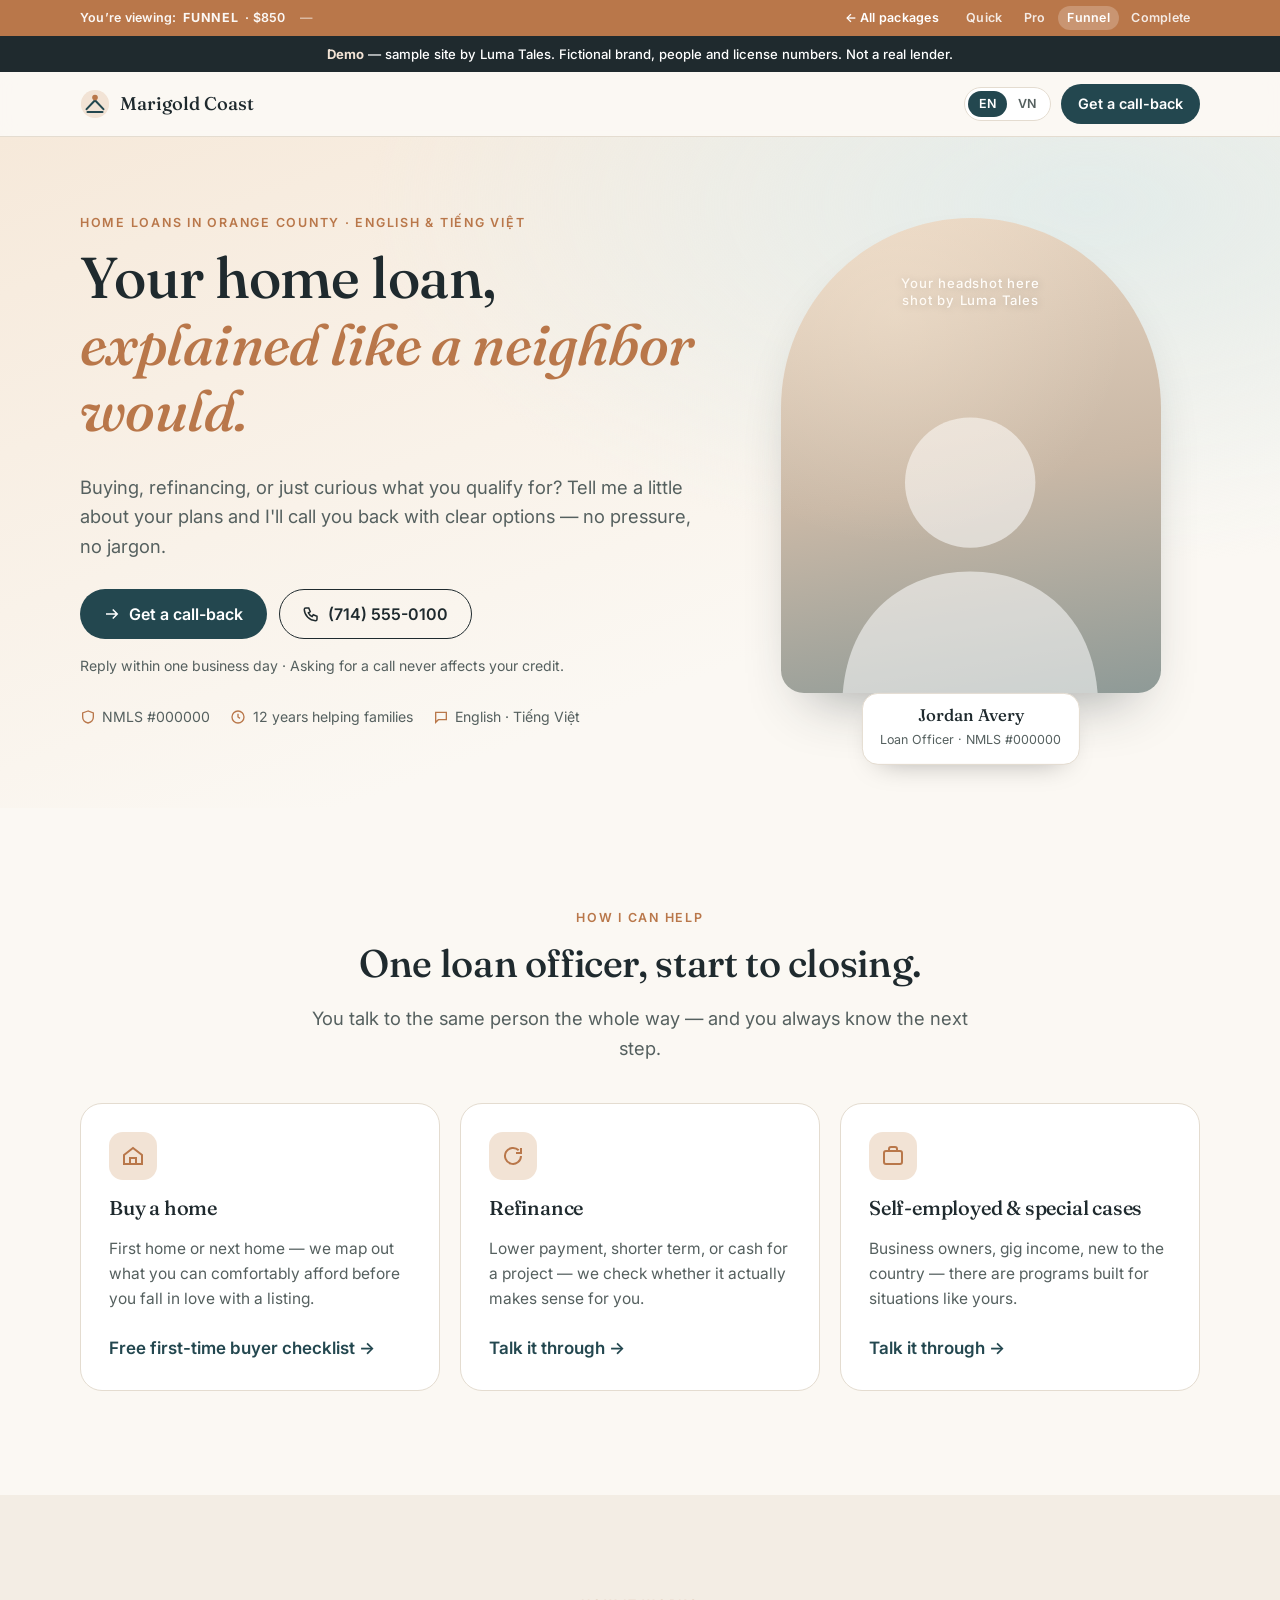
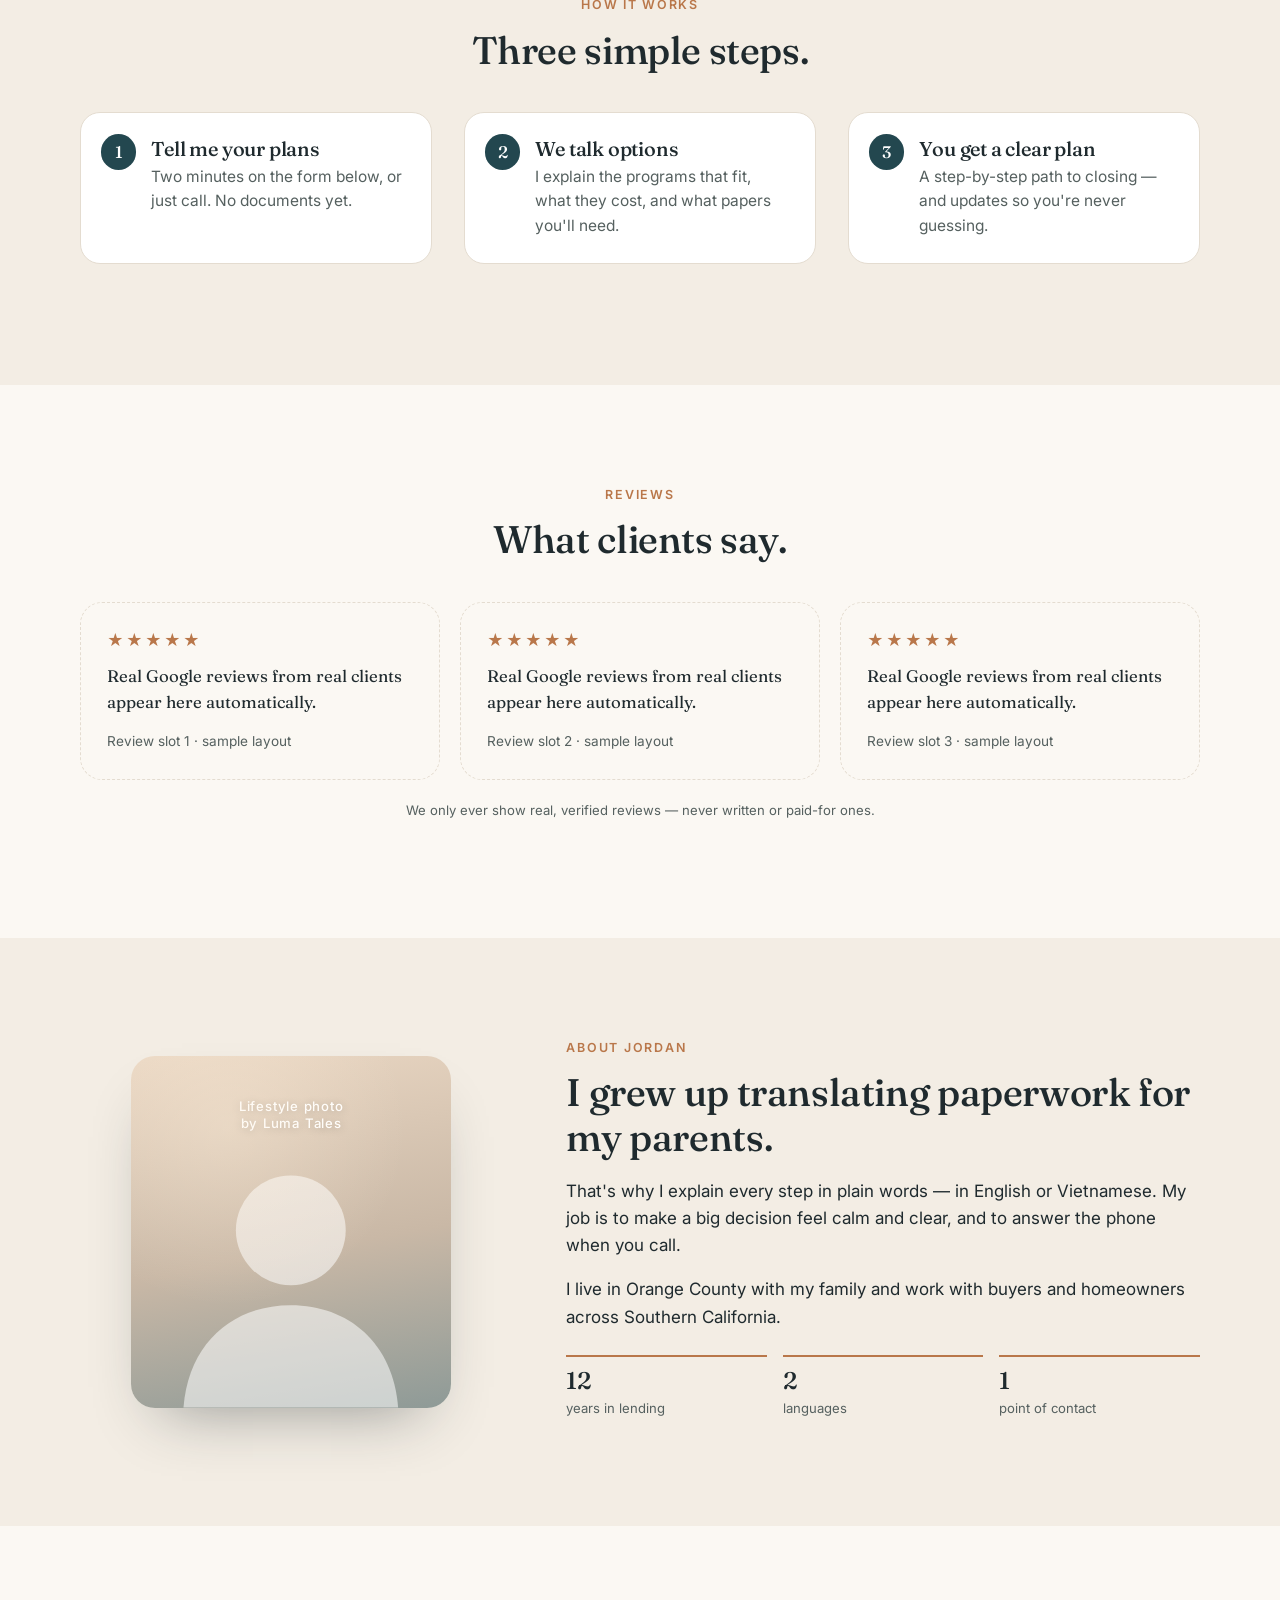
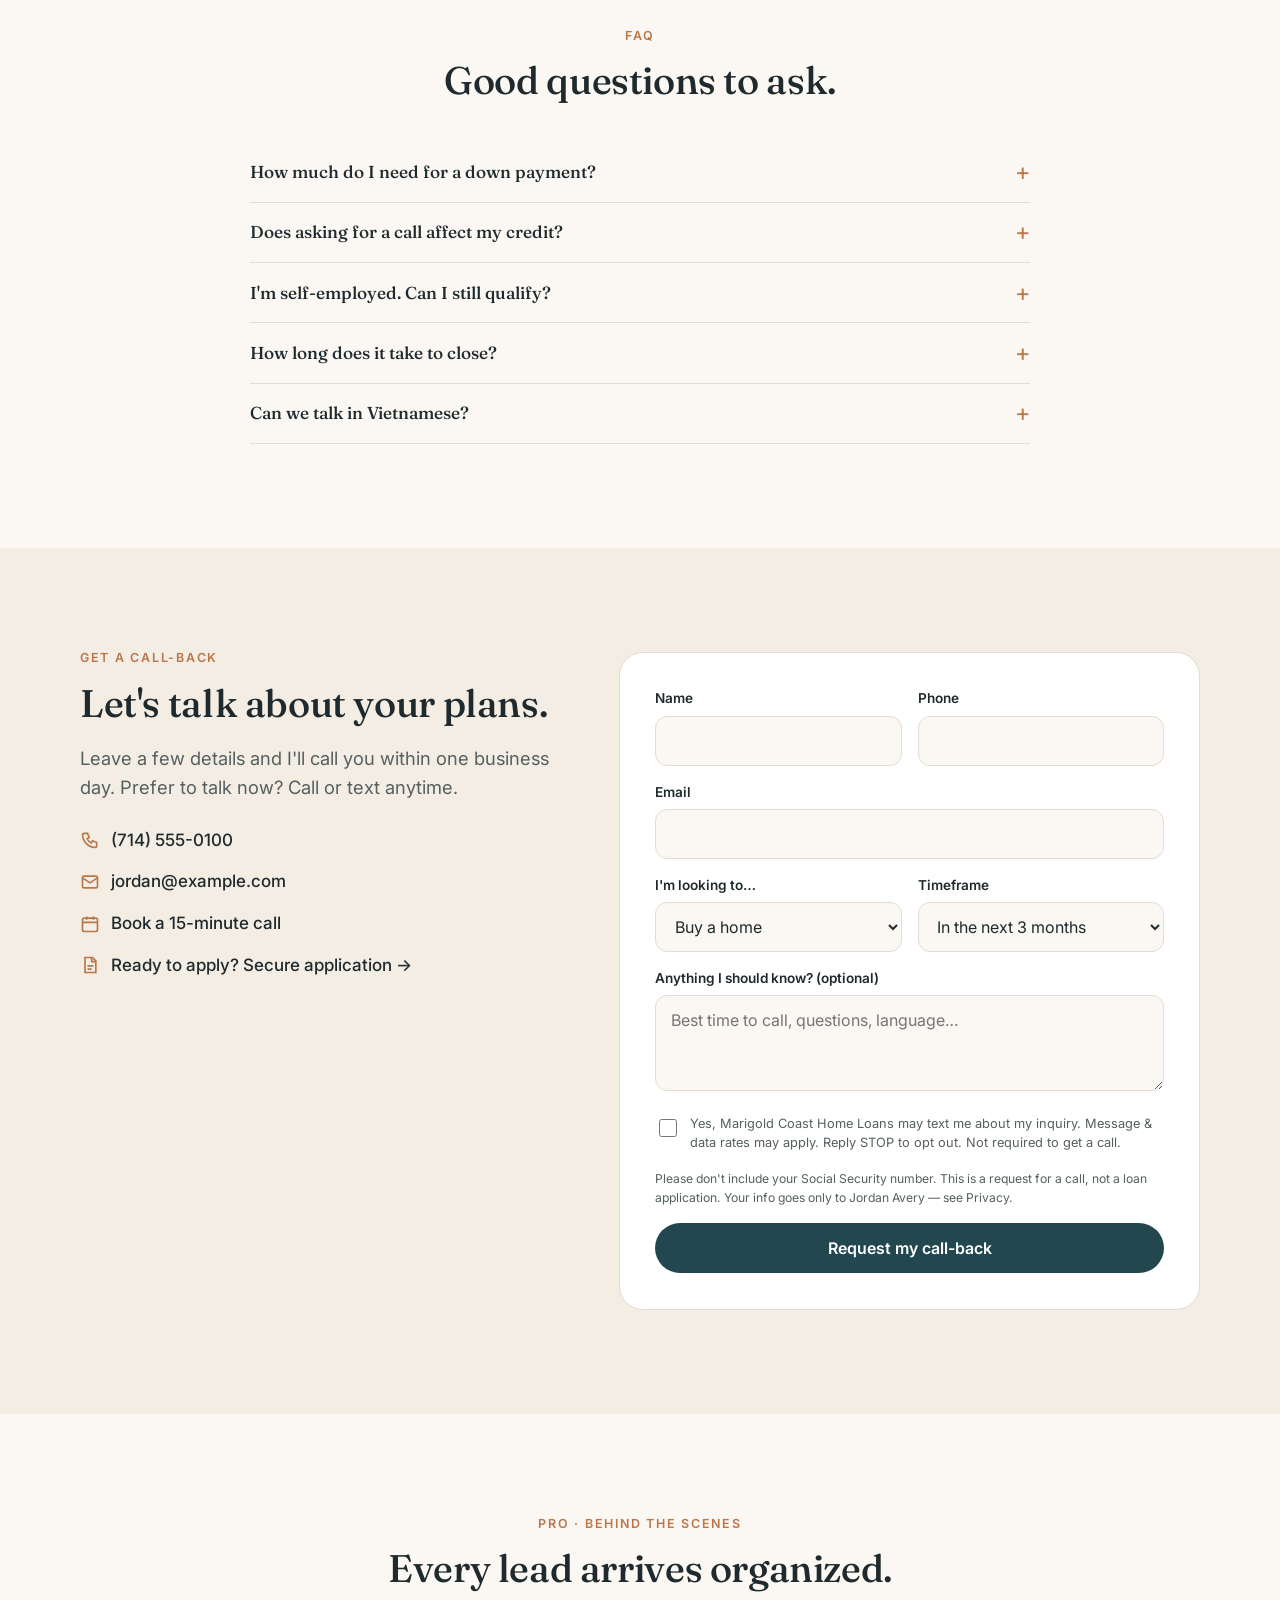
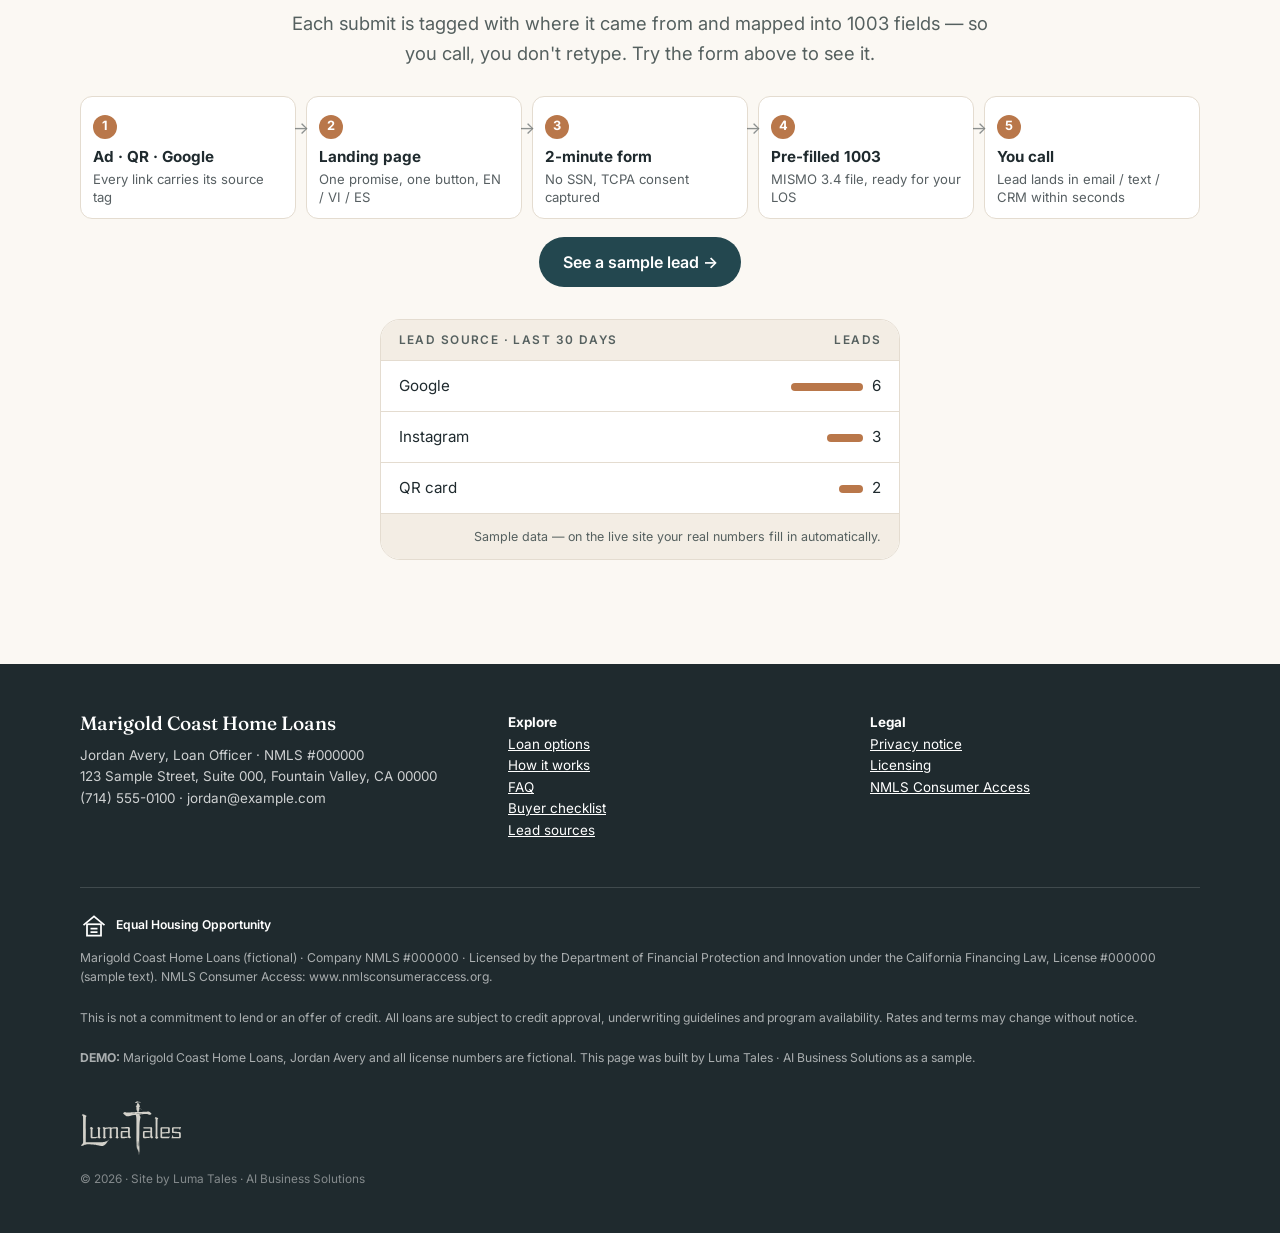
<file: public/funnel/index.html>
<!DOCTYPE html>
<html lang="en" data-theme="coast" data-demo="true" data-tier="funnel">
<head>
<meta charset="utf-8">
<meta name="viewport" content="width=device-width, initial-scale=1">
<title>Funnel · $850 — Demo Loan Officer Landing Page | Luma Tales · AI Business Solutions</title>
<meta name="description" content="Sample mortgage loan officer landing page built by Luma Tales · AI Business Solutions. Fictional brand, for demonstration only.">
<meta name="robots" content="noindex, nofollow">
<meta name="author" content="Luma Tales · AI Business Solutions">
<meta name="copyright" content="© 2026 Luma Tales">
<meta property="og:title" content="Demo mortgage landing page — Luma Tales Website Studio">
<meta property="og:description" content="Sample site for a fictional loan officer. Mobile-first, bilingual, lead-ready.">
<meta name="theme-color" content="#23474F">
<link rel="preconnect" href="https://fonts.googleapis.com">
<link rel="preconnect" href="https://fonts.gstatic.com" crossorigin>
<link rel="stylesheet" href="https://fonts.googleapis.com/css2?family=Fraunces:ital,opsz,wght@0,9..144,400;0,9..144,500;1,9..144,400&family=Inter:wght@400;500;600&display=swap">
<link rel="stylesheet" href="../assets/luma-kit.css">
<link rel="stylesheet" href="../assets/showcase.css">
<script src="../assets/showcase.js"></script>
<script type="application/ld+json">
{"@context":"https://schema.org","@type":"FAQPage","mainEntity":[
 {"@type":"Question","name":"How much do I need for a down payment?","acceptedAnswer":{"@type":"Answer","text":"It depends on the loan program. Some programs allow low down payments for qualified buyers; we compare options on a call."}},
 {"@type":"Question","name":"Does a call-back request affect my credit?","acceptedAnswer":{"@type":"Answer","text":"No. Asking for a call does not pull your credit."}},
 {"@type":"Question","name":"I'm self-employed. Can I still qualify?","acceptedAnswer":{"@type":"Answer","text":"Often, yes. There are programs designed for business owners and non-traditional income."}}
]}
</script>
<style>
.flow{list-style:none;margin:28px 0 18px;padding:0;display:grid;grid-template-columns:repeat(5,1fr);gap:10px}
.flow li{position:relative;background:var(--card,#fff);border:1px solid var(--line,#e2ddd2);border-radius:12px;padding:14px 12px 12px;min-width:0}
.flow li b{display:block;font-size:.95rem;margin:6px 0 2px}
.flow li>span:last-child{display:block;font-size:.82rem;opacity:.75;line-height:1.35}
.flow-n{display:inline-flex;width:24px;height:24px;border-radius:999px;background:var(--accent,#1f3a5f);color:#fff;font-size:.8rem;font-weight:700;align-items:center;justify-content:center}
.flow li+li::before{content:"→";position:absolute;left:-14px;top:18px;opacity:.5}
@media (max-width:720px){.flow{grid-template-columns:1fr 1fr}.flow li+li::before{display:none}}
@media (max-width:420px){.flow{grid-template-columns:1fr}}
</style>
</head>
<body class="has-action-bar">

<div class="demo-banner" role="note"><strong>Demo</strong> — sample site by Luma Tales. Fictional brand, people and license numbers. Not a real lender.</div>

<!-- ========== HEADER ========== -->
<header class="site-header">
  <div class="wrap">
    <a class="logo" href="#top" aria-label="Marigold Coast Home Loans — home">
      <svg viewBox="0 0 32 32" fill="none" aria-hidden="true"><circle cx="16" cy="16" r="15" fill="#F2E3D5"/><path d="M7 21.5 16 12l9 9.5" stroke="#23474F" stroke-width="2.2" stroke-linecap="round" stroke-linejoin="round"/><circle cx="16" cy="9" r="3" fill="#B9774A"/><path d="M8 24.5h16" stroke="#23474F" stroke-width="2.2" stroke-linecap="round"/></svg>
      <span>Marigold Coast</span>
    </a>
    <div class="header-actions">
      <div class="lang-toggle" role="group" aria-label="Language">
        <button type="button" data-lang="en" aria-pressed="true">EN</button>
        <button type="button" data-lang="vi" aria-pressed="false">VN</button>
      </div>
      <a class="btn btn--primary btn--sm" href="#contact" data-track="cta_callback" data-place="header" data-i18n="nav_cta">Get a call-back</a>
    </div>
  </div>
</header>

<main id="top">
<!-- ========== HERO ========== -->
<section class="hero">
  <div class="wrap">
    <div>
      <span class="eyebrow" data-i18n="hero_eyebrow">Home loans in Orange County · English &amp; Tiếng Việt</span>
      <h1 data-i18n="hero_h1">Your home loan, <em>explained like a neighbor would.</em></h1>
      <p class="lead" data-i18n="hero_lead">Buying, refinancing, or just curious what you qualify for? Tell me a little about your plans and I'll call you back with clear options — no pressure, no jargon.</p>
      <div class="btn-row">
        <a class="btn btn--primary" href="#contact" data-track="cta_callback" data-place="hero">
          <svg viewBox="0 0 24 24" fill="none" stroke="currentColor" stroke-width="2" aria-hidden="true"><path d="M4 12h14M13 6l6 6-6 6"/></svg>
          <span data-i18n="cta_callback">Get a call-back</span>
        </a>
        <a class="btn btn--ghost" href="tel:+17145550100" data-track="call" data-place="hero">
          <svg viewBox="0 0 24 24" fill="none" stroke="currentColor" stroke-width="2" aria-hidden="true"><path d="M5 4h4l2 5-2.5 1.5a11 11 0 0 0 5 5L15 13l5 2v4a2 2 0 0 1-2 2A16 16 0 0 1 3 6a2 2 0 0 1 2-2"/></svg>
          <span>(714) 555-0100</span>
        </a>
      </div>
      <p class="hero-note" data-i18n="hero_note">Reply within one business day · Asking for a call never affects your credit.</p>
      <div class="trust-row">
        <span><svg viewBox="0 0 24 24" fill="none" stroke="currentColor" stroke-width="2" aria-hidden="true"><path d="M12 3 4 6v6c0 5 3.5 8 8 9 4.5-1 8-4 8-9V6z"/></svg> NMLS #000000</span>
        <span><svg viewBox="0 0 24 24" fill="none" stroke="currentColor" stroke-width="2" aria-hidden="true"><circle cx="12" cy="12" r="9"/><path d="M12 7v5l3 2"/></svg> <span data-i18n="trust_years">12 years helping families</span></span>
        <span><svg viewBox="0 0 24 24" fill="none" stroke="currentColor" stroke-width="2" aria-hidden="true"><path d="M4 5h16v11H8l-4 4z"/></svg> English · Tiếng Việt</span>
      </div>
    </div>

    <div class="portrait-wrap">
      <div class="portrait" role="img" aria-label="Headshot placeholder — photographed by Luma Tales">
        <div class="ph">
          <svg viewBox="0 0 200 220" fill="currentColor" aria-hidden="true"><circle cx="100" cy="78" r="44"/><path d="M14 220c4-52 40-82 86-82s82 30 86 82z"/></svg>
        </div>
        <div class="ph-label" data-i18n="ph_label">Your headshot here<br>shot by Luma Tales</div>
      </div>
      <div class="name-card"><strong>Jordan Avery</strong><small data-i18n="name_role">Loan Officer · NMLS #000000</small></div>
    </div>
  </div>
</section>

<!-- ========== SERVICES ========== -->
<section class="section" id="services">
  <div class="wrap">
    <div class="center reveal">
      <span class="eyebrow" data-i18n="svc_eyebrow">How I can help</span>
      <h2 data-i18n="svc_h2">One loan officer, start to closing.</h2>
      <p class="lead" data-i18n="svc_lead">You talk to the same person the whole way — and you always know the next step.</p>
    </div>
    <div class="cards">
      <article class="card reveal">
        <div class="icon"><svg viewBox="0 0 24 24" fill="none" stroke="currentColor" stroke-width="2" aria-hidden="true"><path d="M3 11 12 4l9 7v9H3z"/><path d="M9 20v-6h6v6"/></svg></div>
        <h3 data-i18n="c1_h">Buy a home</h3>
        <p data-i18n="c1_p">First home or next home — we map out what you can comfortably afford before you fall in love with a listing.</p>
        <a href="checklist.html" data-track="card_buy" data-i18n="c1_link">Free first-time buyer checklist →</a>
      </article>
      <article class="card reveal">
        <div class="icon"><svg viewBox="0 0 24 24" fill="none" stroke="currentColor" stroke-width="2" aria-hidden="true"><path d="M20 12a8 8 0 1 1-2.3-5.7"/><path d="M20 4v5h-5"/></svg></div>
        <h3 data-i18n="c2_h">Refinance</h3>
        <p data-i18n="c2_p">Lower payment, shorter term, or cash for a project — we check whether it actually makes sense for you.</p>
        <a href="#contact" data-track="card_refi" data-i18n="c_link">Talk it through →</a>
      </article>
      <article class="card reveal">
        <div class="icon"><svg viewBox="0 0 24 24" fill="none" stroke="currentColor" stroke-width="2" aria-hidden="true"><rect x="3" y="7" width="18" height="13" rx="2"/><path d="M8 7V5a2 2 0 0 1 2-2h4a2 2 0 0 1 2 2v2"/></svg></div>
        <h3 data-i18n="c3_h">Self-employed &amp; special cases</h3>
        <p data-i18n="c3_p">Business owners, gig income, new to the country — there are programs built for situations like yours.</p>
        <a href="#contact" data-track="card_self" data-i18n="c_link">Talk it through →</a>
      </article>
    </div>
  </div>
</section>

<!-- ========== HOW IT WORKS ========== -->
<section class="section section--alt" id="how">
  <div class="wrap">
    <div class="center reveal">
      <span class="eyebrow" data-i18n="how_eyebrow">How it works</span>
      <h2 data-i18n="how_h2">Three simple steps.</h2>
    </div>
    <ol class="steps">
      <li class="reveal"><h3 data-i18n="s1_h">Tell me your plans</h3><p data-i18n="s1_p">Two minutes on the form below, or just call. No documents yet.</p></li>
      <li class="reveal"><h3 data-i18n="s2_h">We talk options</h3><p data-i18n="s2_p">I explain the programs that fit, what they cost, and what papers you'll need.</p></li>
      <li class="reveal"><h3 data-i18n="s3_h">You get a clear plan</h3><p data-i18n="s3_p">A step-by-step path to closing — and updates so you're never guessing.</p></li>
    </ol>
  </div>
</section>

<!-- ========== REVIEWS ========== -->
<section class="section" id="reviews">
  <div class="wrap">
    <div class="center reveal">
      <span class="eyebrow" data-i18n="rev_eyebrow">Reviews</span>
      <h2 data-i18n="rev_h2">What clients say.</h2>
    </div>
    <div class="reviews">
      <figure class="review review--placeholder reveal"><div class="stars" aria-hidden="true">★★★★★</div><blockquote data-i18n="rev_ph">Real Google reviews from real clients appear here automatically.</blockquote><figcaption data-i18n="rev_cap">Review slot 1 · sample layout</figcaption></figure>
      <figure class="review review--placeholder reveal"><div class="stars" aria-hidden="true">★★★★★</div><blockquote data-i18n="rev_ph">Real Google reviews from real clients appear here automatically.</blockquote><figcaption data-i18n="rev_cap2">Review slot 2 · sample layout</figcaption></figure>
      <figure class="review review--placeholder reveal"><div class="stars" aria-hidden="true">★★★★★</div><blockquote data-i18n="rev_ph">Real Google reviews from real clients appear here automatically.</blockquote><figcaption data-i18n="rev_cap3">Review slot 3 · sample layout</figcaption></figure>
    </div>
    <p class="review-note center" data-i18n="rev_note">We only ever show real, verified reviews — never written or paid-for ones.</p>
  </div>
</section>

<!-- ========== ABOUT ========== -->
<section class="section section--alt" id="about">
  <div class="wrap about">
    <div class="portrait reveal" role="img" aria-label="Second photo placeholder">
      <div class="ph"><svg viewBox="0 0 200 220" fill="currentColor" aria-hidden="true"><circle cx="100" cy="78" r="44"/><path d="M14 220c4-52 40-82 86-82s82 30 86 82z"/></svg></div>
      <div class="ph-label" data-i18n="ph_label2">Lifestyle photo<br>by Luma Tales</div>
    </div>
    <div class="reveal">
      <span class="eyebrow" data-i18n="about_eyebrow">About Jordan</span>
      <h2 data-i18n="about_h2">I grew up translating paperwork for my parents.</h2>
      <p data-i18n="about_p1">That's why I explain every step in plain words — in English or Vietnamese. My job is to make a big decision feel calm and clear, and to answer the phone when you call.</p>
      <p data-i18n="about_p2">I live in Orange County with my family and work with buyers and homeowners across Southern California.</p>
      <div class="facts">
        <div><strong>12</strong><span data-i18n="f1">years in lending</span></div>
        <div><strong>2</strong><span data-i18n="f2">languages</span></div>
        <div><strong>1</strong><span data-i18n="f3">point of contact</span></div>
      </div>
    </div>
  </div>
</section>

<!-- ========== FAQ ========== -->
<section class="section" id="faq">
  <div class="wrap">
    <div class="center reveal">
      <span class="eyebrow">FAQ</span>
      <h2 data-i18n="faq_h2">Good questions to ask.</h2>
    </div>
    <div class="faq">
      <details><summary data-i18n="q1">How much do I need for a down payment?</summary><p data-i18n="a1">It depends on the loan program. Some programs allow low down payments for qualified buyers. We'll compare your options on a short call.</p></details>
      <details><summary data-i18n="q2">Does asking for a call affect my credit?</summary><p data-i18n="a2">No. Requesting a call-back doesn't pull your credit. If you decide to apply later, I'll tell you before anything is checked.</p></details>
      <details><summary data-i18n="q3">I'm self-employed. Can I still qualify?</summary><p data-i18n="a3">Often, yes. There are programs designed for business owners and non-traditional income. Bring your questions — we'll sort out what's realistic.</p></details>
      <details><summary data-i18n="q4">How long does it take to close?</summary><p data-i18n="a4">Many purchases close in about 30 days once a complete file is in, but every file is different. You'll get a timeline on day one.</p></details>
      <details><summary data-i18n="q5">Can we talk in Vietnamese?</summary><p data-i18n="a5">Yes — every call, email and document walkthrough can be in Vietnamese or English, whichever you prefer.</p></details>
    </div>
  </div>
</section>

<!-- ========== CONTACT ========== -->
<section class="section section--alt" id="contact">
  <div class="wrap contact">
    <div class="reveal">
      <span class="eyebrow" data-i18n="ct_eyebrow">Get a call-back</span>
      <h2 data-i18n="ct_h2">Let's talk about your plans.</h2>
      <p class="lead" data-i18n="ct_lead">Leave a few details and I'll call you within one business day. Prefer to talk now? Call or text anytime.</p>
      <div class="contact-direct">
        <a href="tel:+17145550100" data-track="call" data-place="contact"><svg viewBox="0 0 24 24" fill="none" stroke="currentColor" stroke-width="2" aria-hidden="true"><path d="M5 4h4l2 5-2.5 1.5a11 11 0 0 0 5 5L15 13l5 2v4a2 2 0 0 1-2 2A16 16 0 0 1 3 6a2 2 0 0 1 2-2"/></svg>(714) 555-0100</a>
        <a href="mailto:jordan@example.com" data-track="email" data-place="contact"><svg viewBox="0 0 24 24" fill="none" stroke="currentColor" stroke-width="2" aria-hidden="true"><rect x="3" y="5" width="18" height="14" rx="2"/><path d="m3 7 9 6 9-6"/></svg>jordan@example.com</a>
        <a href="#contact" data-track="book" data-place="contact"><svg viewBox="0 0 24 24" fill="none" stroke="currentColor" stroke-width="2" aria-hidden="true"><rect x="3" y="5" width="18" height="16" rx="2"/><path d="M3 10h18M8 3v4M16 3v4"/></svg><span data-i18n="book">Book a 15-minute call</span></a>
        <a href="#contact" data-track="apply" data-place="contact"><svg viewBox="0 0 24 24" fill="none" stroke="currentColor" stroke-width="2" aria-hidden="true"><path d="M6 3h9l4 4v14H6z"/><path d="M14 3v5h5M9 13h7M9 17h5"/></svg><span data-i18n="apply">Ready to apply? Secure application →</span></a>
      </div>
    </div>

    <form class="form reveal" data-luma-form action="https://api.web3forms.com/submit" method="POST" novalidate
          data-ok="Thanks — Jordan will call you within one business day." data-err="Something went wrong. Please call (714) 555-0100.">
      <input type="hidden" name="access_key" value="DEMO">
      <input type="hidden" name="subject" value="New website lead — Marigold Coast (demo)">
      <div class="hp" aria-hidden="true"><input type="text" name="botcheck" tabindex="-1" autocomplete="off"></div>
      <div class="row">
        <div class="field"><label for="f-name" data-i18n="l_name">Name</label><input id="f-name" name="name" autocomplete="name" required></div>
        <div class="field"><label for="f-phone" data-i18n="l_phone">Phone</label><input id="f-phone" name="phone" type="tel" autocomplete="tel" required></div>
      </div>
      <div class="field"><label for="f-email" data-i18n="l_email">Email</label><input id="f-email" name="email" type="email" autocomplete="email" required></div>
      <div class="row">
        <div class="field"><label for="f-goal" data-i18n="l_goal">I'm looking to…</label>
          <select id="f-goal" name="goal">
            <option value="buy" data-i18n="o_buy">Buy a home</option>
            <option value="refinance" data-i18n="o_refi">Refinance</option>
            <option value="exploring" data-i18n="o_explore">Just exploring</option>
          </select></div>
        <div class="field"><label for="f-when" data-i18n="l_when">Timeframe</label>
          <select id="f-when" name="timeframe">
            <option data-i18n="o_now">In the next 3 months</option>
            <option data-i18n="o_later">3–6 months</option>
            <option data-i18n="o_unsure">Not sure yet</option>
          </select></div>
      </div>
      <div class="field"><label for="f-msg" data-i18n="l_msg">Anything I should know? (optional)</label><textarea id="f-msg" name="message" data-i18n-ph="ph_msg" placeholder="Best time to call, questions, language…"></textarea></div>
      <label class="check"><input type="checkbox" name="sms_consent" value="yes"><span data-i18n="tcpa">Yes, Marigold Coast Home Loans may text me about my inquiry. Message &amp; data rates may apply. Reply STOP to opt out. Not required to get a call.</span></label>
      <p class="fine" data-i18n="form_fine">Please don't include your Social Security number. This is a request for a call, not a loan application. Your info goes only to Jordan Avery — see Privacy.</p>
      <button class="btn btn--primary" type="submit" data-i18n="submit">Request my call-back</button>
      <div class="form-status" aria-live="polite"></div>
    </form>

    <!-- PRO add-on: appears after a successful form submit (see showcase.js) -->
    <aside class="lead-panel" data-lead-panel hidden aria-live="polite">
      <header>
        <h3 data-i18n="lp_h">Lead → pre-filled 1003 / MISMO 3.4 <span class="pill" data-i18n="lp_pill">Sample</span></h3>
        <span class="lead-meta"><span data-i18n="lp_recv">Received</span> <strong data-f="stamp">—</strong></span>
      </header>
      <div class="urla">
        <section><h4 data-i18n="lp_s1">Borrower Information</h4><dl><dt data-i18n="l_name">Name</dt><dd data-f="name">—</dd><dt data-i18n="l_phone">Phone</dt><dd data-f="phone">—</dd><dt>Email</dt><dd data-f="email">—</dd></dl></section>
        <section><h4 data-i18n="lp_s2">Loan Purpose</h4><dl><dt data-i18n="lp_purpose">Purpose</dt><dd data-f="purpose">—</dd><dt data-i18n="lp_occ">Occupancy</dt><dd data-f="occupancy">—</dd><dt data-i18n="l_when">Timeframe</dt><dd data-f="timeframe">—</dd></dl></section>
        <section><h4 data-i18n="lp_s3">Contact</h4><dl><dt data-i18n="lp_lang">Language</dt><dd data-f="lang">—</dd><dt data-i18n="lp_text">Texting</dt><dd data-f="consent">—</dd><dt data-i18n="lp_notes">Notes</dt><dd data-f="notes">—</dd></dl></section>
      </div>
      <div class="lead-meta"><span><span data-i18n="lp_src">Lead source:</span> <strong data-f="src">Google</strong></span><span><span data-i18n="lp_status">Status:</span> <strong data-i18n="lp_status_v">New · call within 1 business day</strong></span></div>
      <div class="btn-row"><button class="btn btn--primary btn--sm" type="button" disabled aria-disabled="true">Import to LOS</button></div>
      <p class="note" data-i18n="lp_note">Sample preview — the live version exports a MISMO 3.4 file for your LOS. Tested per LOS before go-live.</p>
    </aside>
  </div>
</section>

<!-- ========== PRO: LEAD SOURCES (sample data) ========== -->
<section class="section" id="leads">
  <div class="wrap">
    <div class="center reveal">
      <span class="eyebrow" data-i18n="ls_eyebrow">Pro · behind the scenes</span>
      <h2 data-i18n="ls_h2">Every lead arrives organized.</h2>
      <p class="lead" data-i18n="ls_lead">Each submit is tagged with where it came from and mapped into 1003 fields — so you call, you don't retype. Try the form above to see it.</p>
    </div>
    <ol class="flow reveal" aria-label="Lead funnel">
      <li><span class="flow-n">1</span><b data-i18n="fl1_h">Ad · QR · Google</b><span data-i18n="fl1_p">Every link carries its source tag</span></li>
      <li><span class="flow-n">2</span><b data-i18n="fl2_h">Landing page</b><span data-i18n="fl2_p">One promise, one button, EN / VI / ES</span></li>
      <li><span class="flow-n">3</span><b data-i18n="fl3_h">2-minute form</b><span data-i18n="fl3_p">No SSN, TCPA consent captured</span></li>
      <li><span class="flow-n">4</span><b data-i18n="fl4_h">Pre-filled 1003</b><span data-i18n="fl4_p">MISMO 3.4 file, ready for your LOS</span></li>
      <li><span class="flow-n">5</span><b data-i18n="fl5_h">You call</b><span data-i18n="fl5_p">Lead lands in email / text / CRM within seconds</span></li>
    </ol>
    <p class="center reveal"><button class="btn btn--primary" type="button" data-sample-lead data-i18n="fl_btn">See a sample lead →</button></p>
    <div class="sources reveal">
      <table>
        <thead><tr><th data-i18n="ls_th1">Lead source · last 30 days</th><th data-i18n="ls_th2">Leads</th></tr></thead>
        <tbody>
          <tr><td>Google</td><td><span class="bar" style="width:72px" aria-hidden="true"></span>6</td></tr>
          <tr><td>Instagram</td><td><span class="bar" style="width:36px" aria-hidden="true"></span>3</td></tr>
          <tr><td data-i18n="ls_qr">QR card</td><td><span class="bar" style="width:24px" aria-hidden="true"></span>2</td></tr>
        </tbody>
        <tfoot><tr><td colspan="2" data-i18n="ls_foot">Sample data — on the live site your real numbers fill in automatically.</td></tr></tfoot>
      </table>
    </div>
  </div>
</section>
</main>

<!-- ========== FOOTER (mortgage compliance template) ========== -->
<footer class="site-footer">
  <div class="wrap">
    <div class="footer-grid">
      <div>
        <div class="footer-brand">Marigold Coast Home Loans</div>
        <p>Jordan Avery, Loan Officer · NMLS #000000<br>123 Sample Street, Suite 000, Fountain Valley, CA 00000<br>(714) 555-0100 · jordan@example.com</p>
      </div>
      <div>
        <p><strong style="color:#fff" data-i18n="ft_explore">Explore</strong><br><a href="#services" data-i18n="ft_s">Loan options</a><br><a href="#how" data-i18n="ft_h">How it works</a><br><a href="#faq">FAQ</a><br><a href="checklist.html" data-i18n="ft_ck">Buyer checklist</a><br><a href="#leads" data-i18n="ft_leads">Lead sources</a></p>
      </div>
      <div>
        <p><strong style="color:#fff" data-i18n="ft_legal">Legal</strong><br><a href="#contact" data-i18n="ft_priv">Privacy notice</a><br><a href="#contact" data-i18n="ft_lic">Licensing</a><br><a href="https://www.nmlsconsumeraccess.org" rel="noopener">NMLS Consumer Access</a></p>
      </div>
    </div>
    <div class="compliance">
      <span class="ehl"><svg viewBox="0 0 32 32" fill="none" stroke="currentColor" stroke-width="2" aria-hidden="true"><path d="M4 15 16 5l12 10"/><rect x="8" y="14" width="16" height="13"/><path d="M12 19h8M12 23h8"/></svg> Equal Housing Opportunity</span>
      <p>Marigold Coast Home Loans (fictional) · Company NMLS #000000 · Licensed by the Department of Financial Protection and Innovation under the California Financing Law, License #000000 (sample text). NMLS Consumer Access: www.nmlsconsumeraccess.org.</p>
      <p>This is not a commitment to lend or an offer of credit. All loans are subject to credit approval, underwriting guidelines and program availability. Rates and terms may change without notice.</p>
      <p><strong>DEMO:</strong> Marigold Coast Home Loans, Jordan Avery and all license numbers are fictional. This page was built by Luma Tales · AI Business Solutions as a sample.</p>
    </div>
    <p class="credit"><a class="credit-logo" href="https://lumatales.ai" aria-label="Luma Tales"><img src="../assets/lumatales-wordmark-dark.svg" alt="Luma Tales" height="56"></a><br>© <span data-year>2026</span> · Site by Luma Tales · AI Business Solutions</p>
  </div>
</footer>

<!-- Sticky mobile actions -->
<nav class="action-bar" aria-label="Quick actions">
  <a class="btn btn--ghost" href="tel:+17145550100" data-track="call" data-place="sticky"><span data-i18n="bar_call">Call</span></a>
  <a class="btn btn--primary" href="#contact" data-track="cta_callback" data-place="sticky"><span data-i18n="bar_cb">Get a call-back</span></a>
</nav>

<script>
/* Vietnamese copy — keys match data-i18n. English stays in the HTML. */
window.LUMA_VI = {
  nav_cta: "Nhờ gọi lại",
  hero_eyebrow: "Vay mua nhà tại Orange County · English &amp; Tiếng Việt",
  hero_h1: "Khoản vay mua nhà, <em>giải thích rõ như người nhà.</em>",
  hero_lead: "Mua nhà, refinance, hay chỉ muốn biết mình đủ điều kiện tới đâu? Để lại vài thông tin, tôi sẽ gọi lại và giải thích các lựa chọn thật rõ ràng — không ép, không thuật ngữ khó hiểu.",
  cta_callback: "Nhờ gọi lại",
  hero_note: "Trả lời trong 1 ngày làm việc · Nhờ gọi lại không ảnh hưởng điểm tín dụng.",
  trust_years: "12 năm đồng hành cùng các gia đình",
  ph_label: "Ảnh chân dung của bạn<br>chụp bởi Luma Tales",
  name_role: "Chuyên viên cho vay · NMLS #000000",
  svc_eyebrow: "Tôi có thể giúp gì",
  svc_h2: "Một người lo cho bạn, từ đầu tới ngày ký.",
  svc_lead: "Bạn làm việc với cùng một người suốt quá trình — và luôn biết bước tiếp theo.",
  c1_h: "Mua nhà", c1_p: "Căn đầu tiên hay căn kế tiếp — tính rõ khả năng chi trả thoải mái trước khi bạn ưng một căn.",
  c2_h: "Refinance", c2_p: "Giảm tiền hàng tháng, rút ngắn kỳ hạn, hay rút tiền làm việc khác — xem có thật sự có lợi cho bạn không.",
  c3_h: "Tự kinh doanh &amp; trường hợp đặc biệt", c3_p: "Chủ tiệm, thu nhập tự do, mới qua Mỹ — có những chương trình dành riêng cho trường hợp như bạn.",
  c_link: "Nói chuyện thử →", c1_link: "Nhận checklist mua nhà lần đầu →",
  how_eyebrow: "Cách làm việc", how_h2: "Ba bước đơn giản.",
  s1_h: "Cho biết kế hoạch", s1_p: "Hai phút điền form bên dưới, hoặc gọi luôn. Chưa cần giấy tờ.",
  s2_h: "Bàn các lựa chọn", s2_p: "Tôi giải thích chương trình phù hợp, chi phí, và giấy tờ cần chuẩn bị.",
  s3_h: "Có kế hoạch rõ ràng", s3_p: "Từng bước tới ngày ký — có cập nhật để bạn không phải đoán.",
  rev_eyebrow: "Đánh giá", rev_h2: "Khách hàng nói gì.",
  rev_ph: "Đánh giá Google thật từ khách thật sẽ tự hiện ở đây.",
  rev_cap: "Ô đánh giá 1 · bố cục mẫu", rev_cap2: "Ô đánh giá 2 · bố cục mẫu", rev_cap3: "Ô đánh giá 3 · bố cục mẫu",
  rev_note: "Chúng tôi chỉ hiện đánh giá thật, đã xác minh — không bao giờ viết hộ hay mua.",
  ph_label2: "Ảnh đời thường<br>chụp bởi Luma Tales",
  about_eyebrow: "Về Jordan", about_h2: "Tôi lớn lên bằng việc dịch giấy tờ cho ba mẹ.",
  about_p1: "Vì vậy tôi giải thích từng bước bằng lời dễ hiểu — tiếng Anh hay tiếng Việt đều được. Việc của tôi là làm cho một quyết định lớn trở nên nhẹ nhàng, rõ ràng, và luôn bắt máy khi bạn gọi.",
  about_p2: "Tôi sống ở Orange County cùng gia đình và làm việc với người mua nhà, chủ nhà khắp Nam California.",
  f1: "năm trong ngành", f2: "ngôn ngữ", f3: "người liên lạc duy nhất",
  faq_h2: "Những câu nên hỏi.",
  q1: "Cần bao nhiêu tiền trả trước?", a1: "Tùy chương trình vay. Có chương trình cho phép trả trước ít với người đủ điều kiện. Mình sẽ so sánh các lựa chọn trong một cuộc gọi ngắn.",
  q2: "Nhờ gọi lại có ảnh hưởng điểm tín dụng không?", a2: "Không. Nhờ gọi lại không kéo tín dụng. Nếu sau này bạn quyết định nộp đơn, tôi sẽ báo trước khi kiểm tra gì.",
  q3: "Tôi tự kinh doanh, có vay được không?", a3: "Thường là được. Có chương trình dành cho chủ doanh nghiệp và thu nhập không cố định. Cứ hỏi — mình sẽ xem điều gì thực tế.",
  q4: "Bao lâu thì xong?", a4: "Nhiều hồ sơ mua nhà xong khoảng 30 ngày khi đủ giấy tờ, nhưng mỗi hồ sơ mỗi khác. Bạn sẽ có lịch trình ngay ngày đầu.",
  q5: "Có nói tiếng Việt được không?", a5: "Được — mọi cuộc gọi, email và phần giải thích giấy tờ đều có thể bằng tiếng Việt hoặc tiếng Anh, tùy bạn.",
  ct_eyebrow: "Nhờ gọi lại", ct_h2: "Cùng nói về kế hoạch của bạn.",
  ct_lead: "Để lại vài thông tin, tôi gọi lại trong 1 ngày làm việc. Muốn nói ngay? Gọi hoặc nhắn tin bất cứ lúc nào.",
  book: "Đặt lịch gọi 15 phút", apply: "Sẵn sàng nộp đơn? Đơn bảo mật →",
  l_name: "Họ tên", l_phone: "Điện thoại", l_email: "Email", l_goal: "Tôi muốn…", l_when: "Thời gian",
  o_buy: "Mua nhà", o_refi: "Refinance", o_explore: "Chỉ tìm hiểu", o_now: "Trong 3 tháng tới", o_later: "3–6 tháng", o_unsure: "Chưa chắc",
  l_msg: "Có gì tôi nên biết không? (không bắt buộc)", ph_msg: "Giờ tiện gọi, câu hỏi, ngôn ngữ…",
  tcpa: "Đồng ý, Marigold Coast Home Loans có thể nhắn tin cho tôi về yêu cầu này. Có thể tốn phí tin nhắn/dữ liệu. Trả lời STOP để ngừng. Không bắt buộc để được gọi lại.",
  form_fine: "Xin đừng ghi số An Sinh Xã Hội. Đây là yêu cầu gọi lại, không phải đơn vay. Thông tin chỉ gửi tới Jordan Avery — xem Quyền riêng tư.",
  submit: "Gửi yêu cầu gọi lại",
  ft_explore: "Khám phá", ft_s: "Các loại vay", ft_h: "Cách làm việc", ft_legal: "Pháp lý", ft_priv: "Quyền riêng tư", ft_lic: "Giấy phép", ft_leads: "Nguồn lead", ft_ck: "Checklist mua nhà",

  lp_h: "Lead → điền sẵn 1003 / MISMO 3.4 <span class=\"pill\">Mẫu</span>", lp_pill: "Mẫu", lp_recv: "Nhận lúc",
  lp_s1: "Thông tin người vay", lp_s2: "Mục đích vay", lp_s3: "Liên hệ", lp_purpose: "Mục đích", lp_occ: "Loại cư trú",
  lp_lang: "Ngôn ngữ", lp_text: "Nhắn tin", lp_notes: "Ghi chú", lp_src: "Nguồn lead:", lp_status: "Trạng thái:", lp_status_v: "Mới · gọi trong 1 ngày làm việc",
  lp_note: "Bản xem trước mẫu — bản thật xuất file MISMO 3.4 cho LOS của bạn. Kiểm thử theo từng LOS trước khi chạy.",
  fl1_h: "Quảng cáo · QR · Google", fl1_p: "Mỗi link mang theo nguồn của nó", fl2_h: "Trang đích", fl2_p: "Một lời hứa, một nút, EN / VI / ES", fl3_h: "Form 2 phút", fl3_p: "Không SSN, có đồng ý TCPA", fl4_h: "1003 điền sẵn", fl4_p: "File MISMO 3.4, sẵn cho LOS", fl5_h: "Bạn gọi", fl5_p: "Lead tới email / tin nhắn / CRM trong vài giây", fl_btn: "Xem lead mẫu →",
  ls_eyebrow: "Pro · phía sau hậu trường", ls_h2: "Lead nào tới cũng gọn gàng.",
  ls_lead: "Mỗi lần gửi form đều được gắn nguồn và đổ sẵn vào các mục của 1003 — bạn chỉ gọi, không phải gõ lại. Thử form ở trên để xem.",
  ls_th1: "Nguồn lead · 30 ngày qua", ls_th2: "Lead", ls_qr: "Thẻ QR", ls_foot: "Dữ liệu mẫu — trên site thật, số liệu thật tự hiện.",
  bar_call: "Gọi", bar_cb: "Nhờ gọi lại"
};
</script>
<script src="../assets/luma-kit.js"></script>
</body>
</html>
</file>
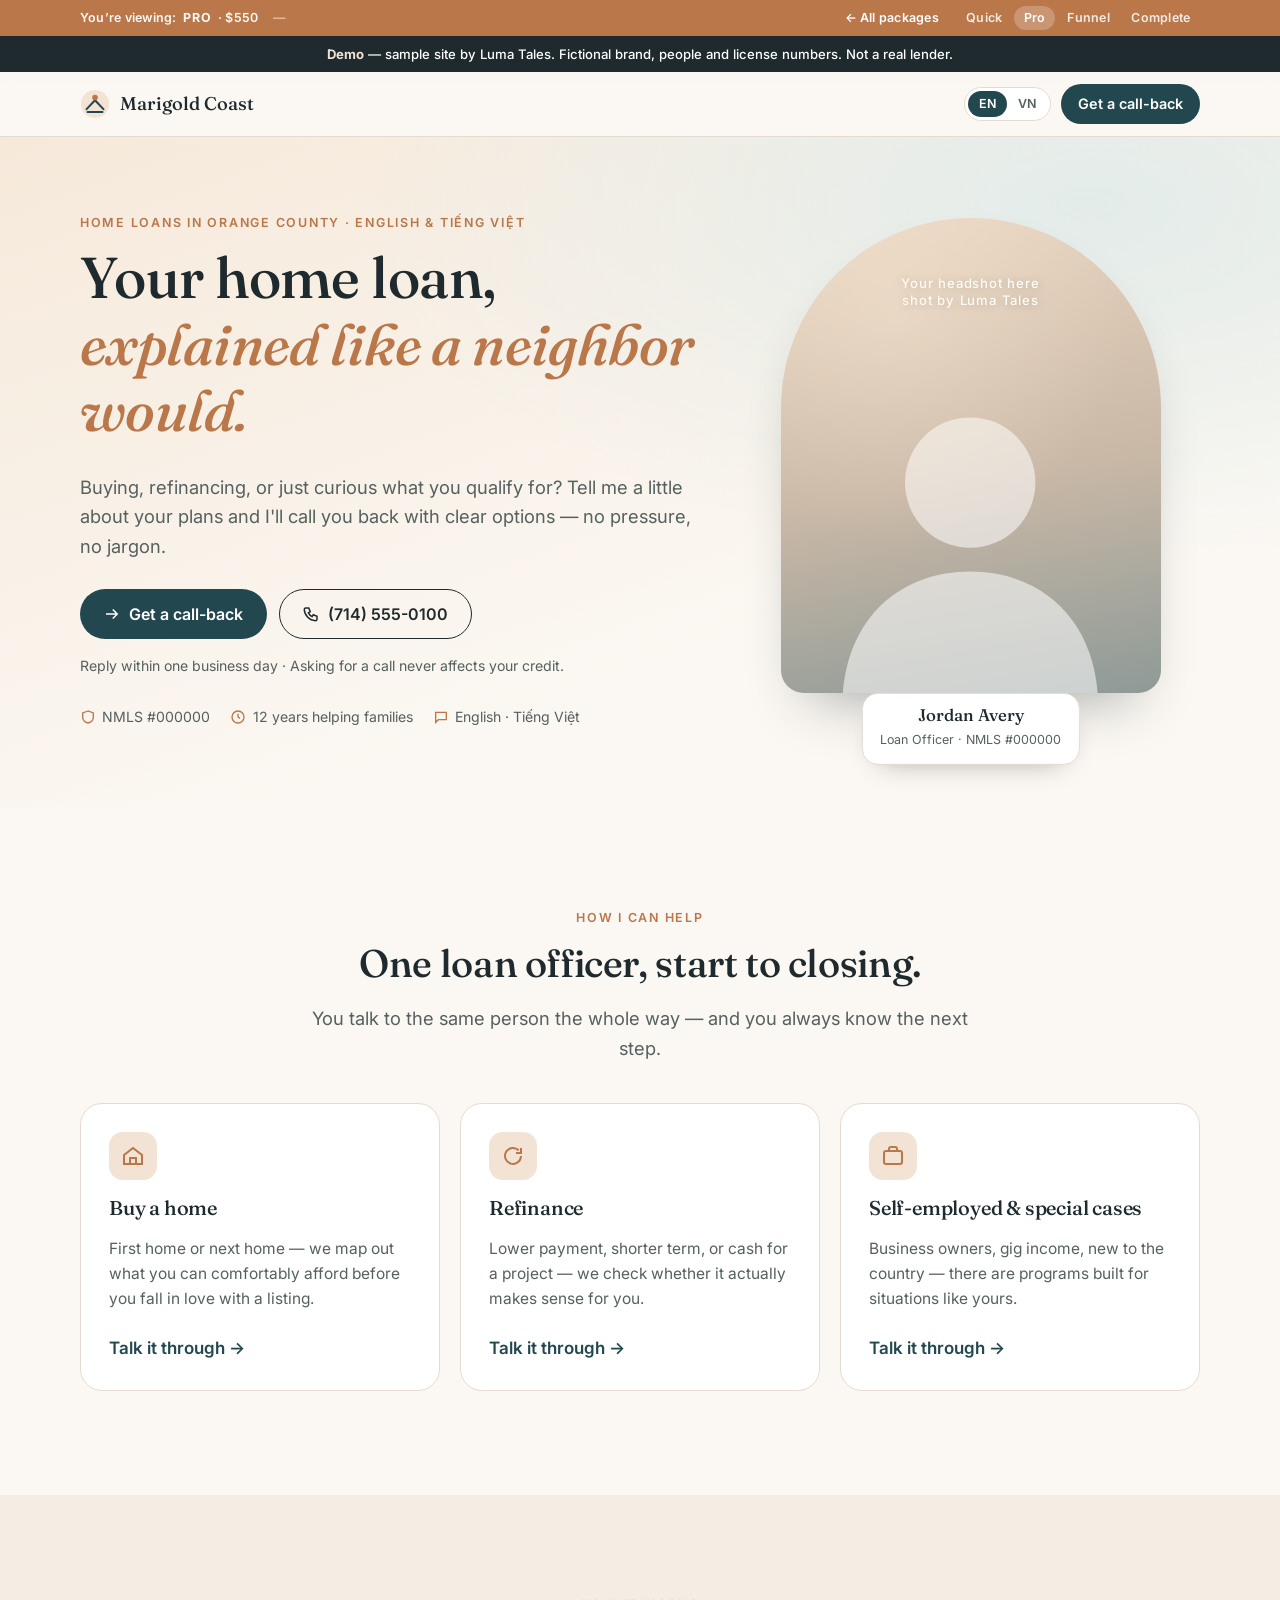
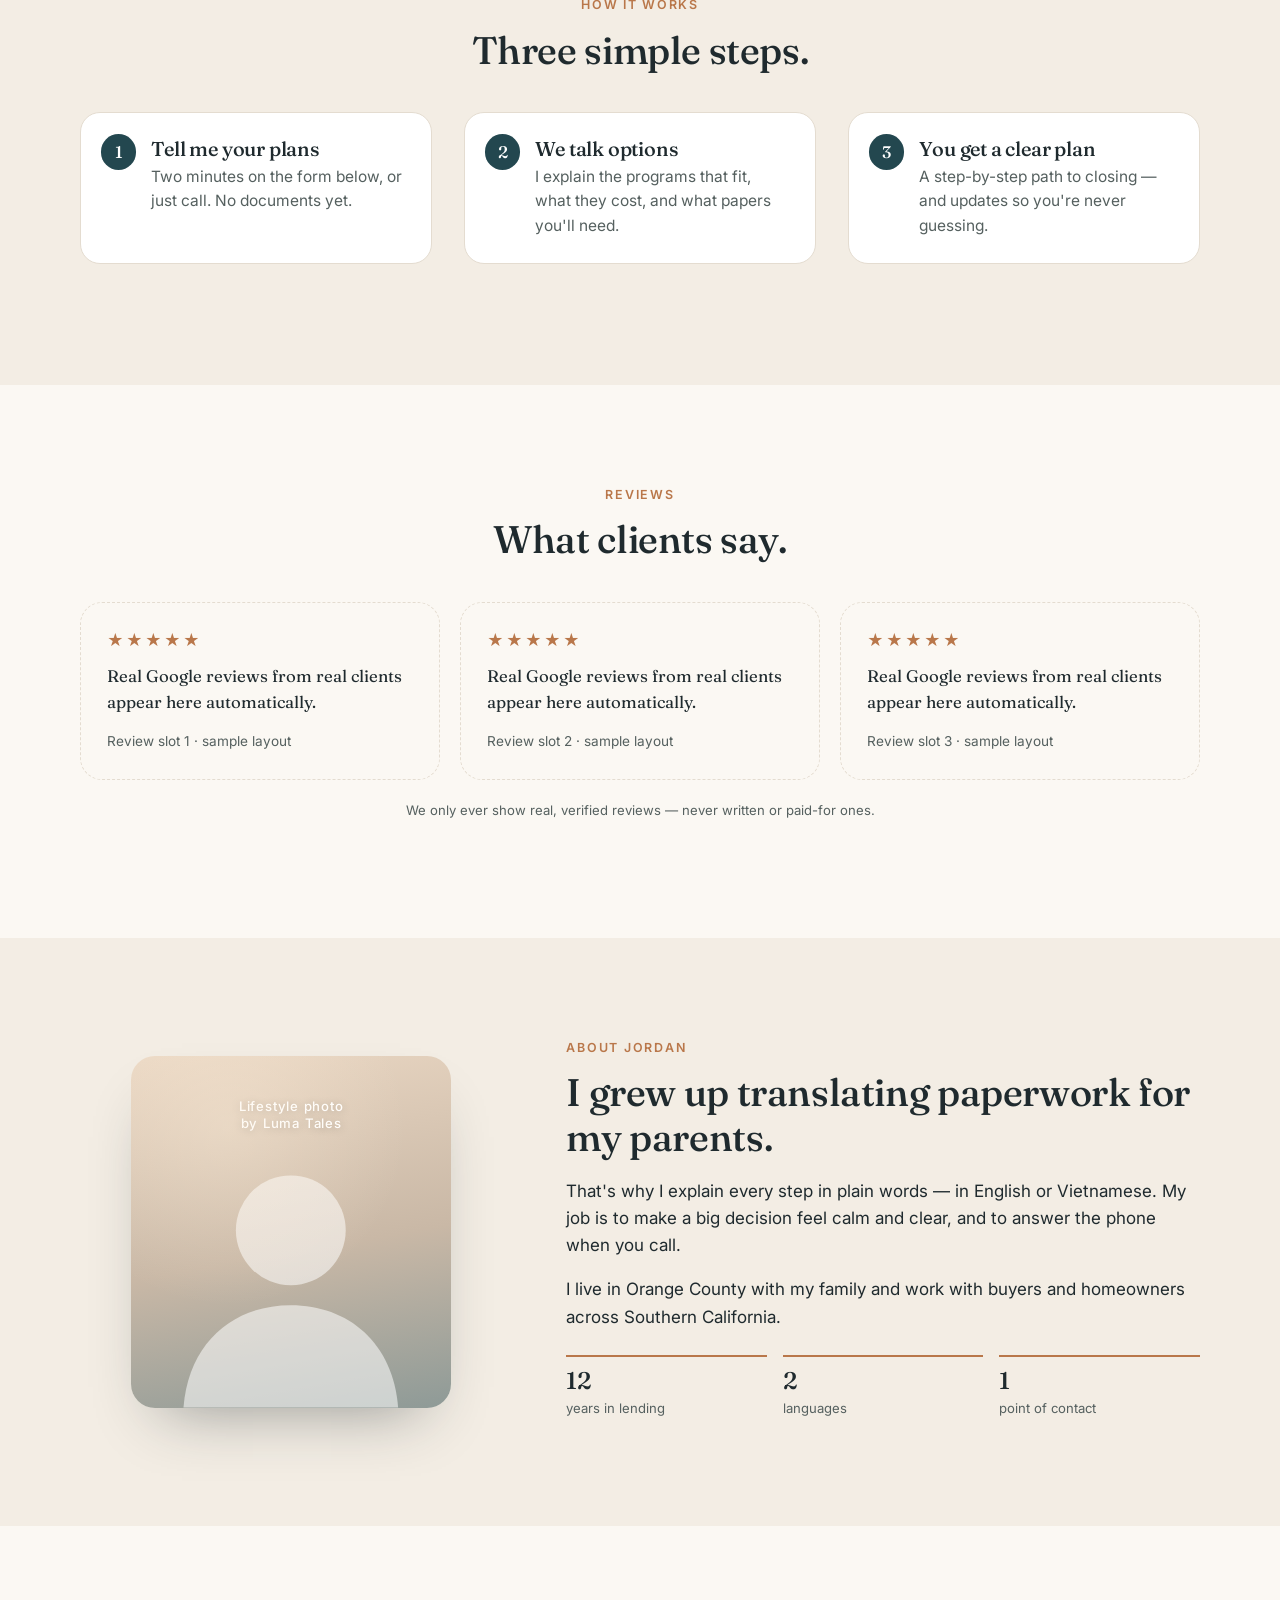
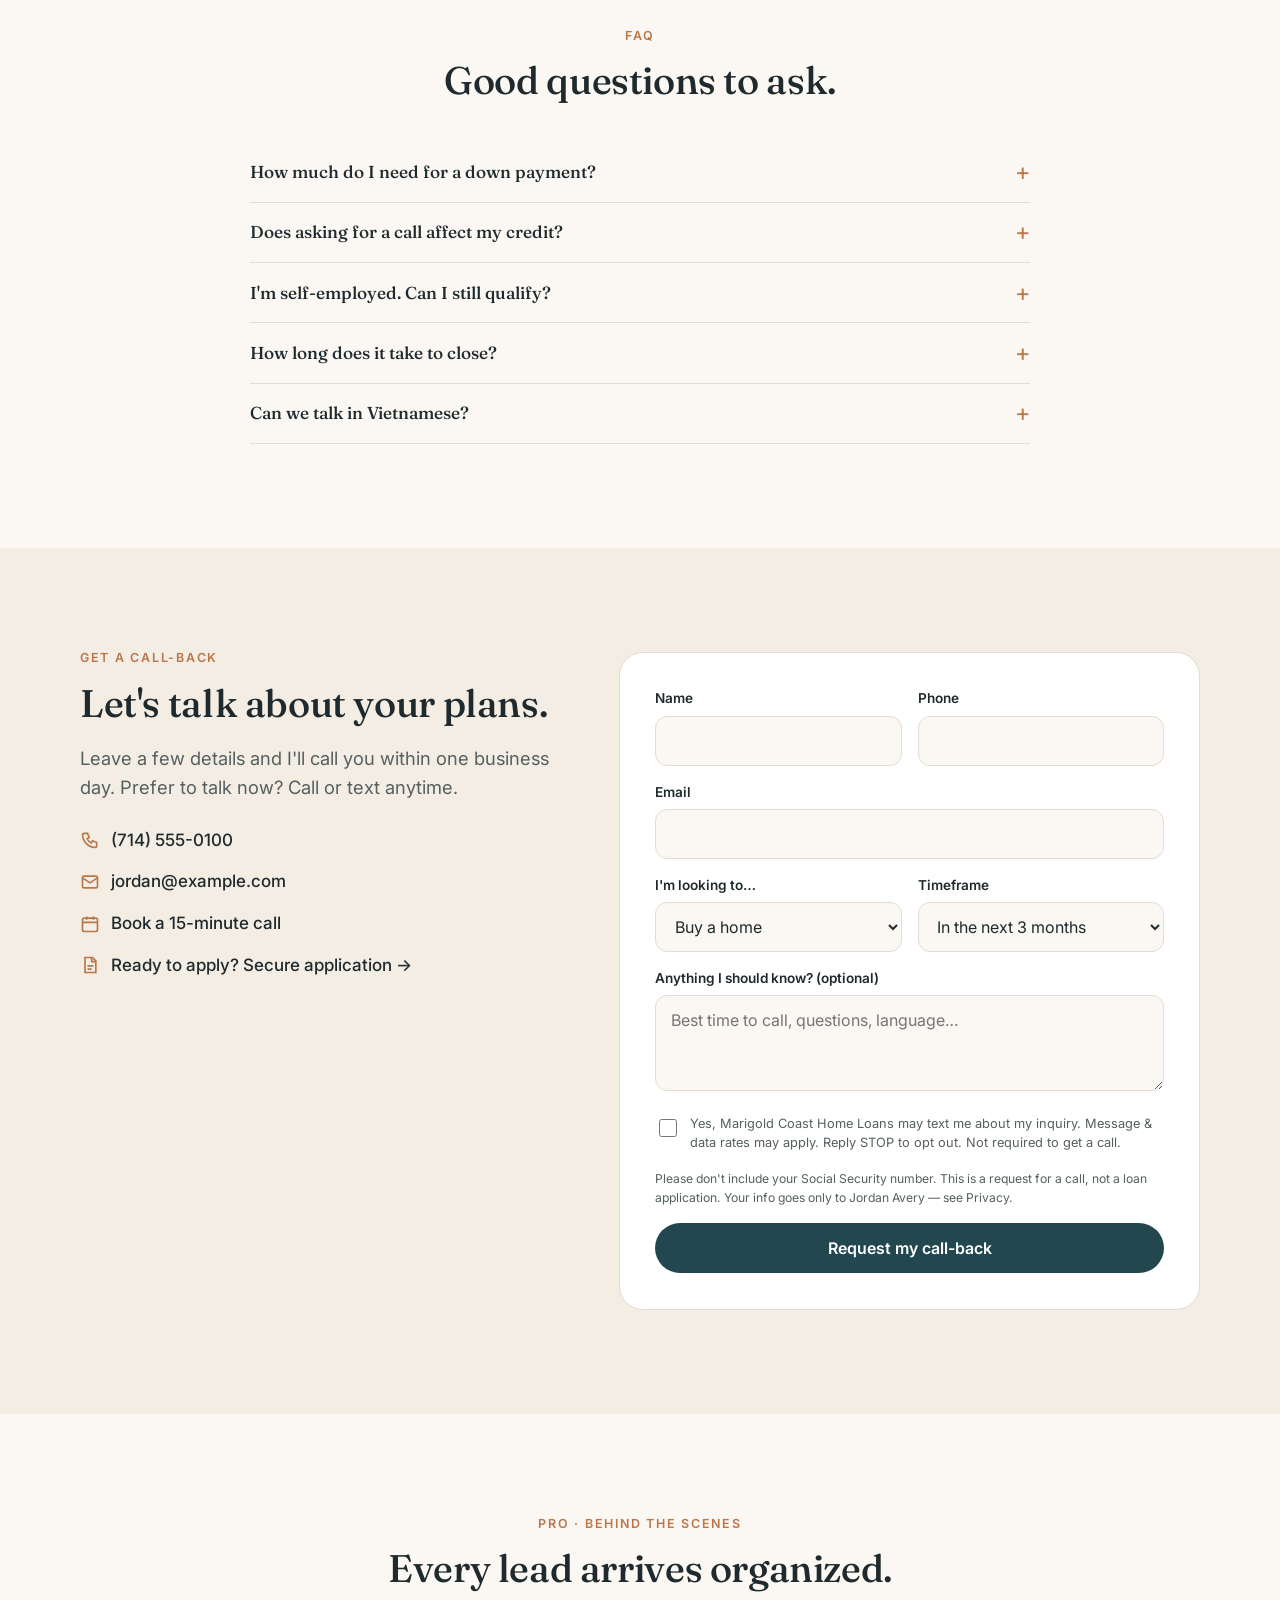
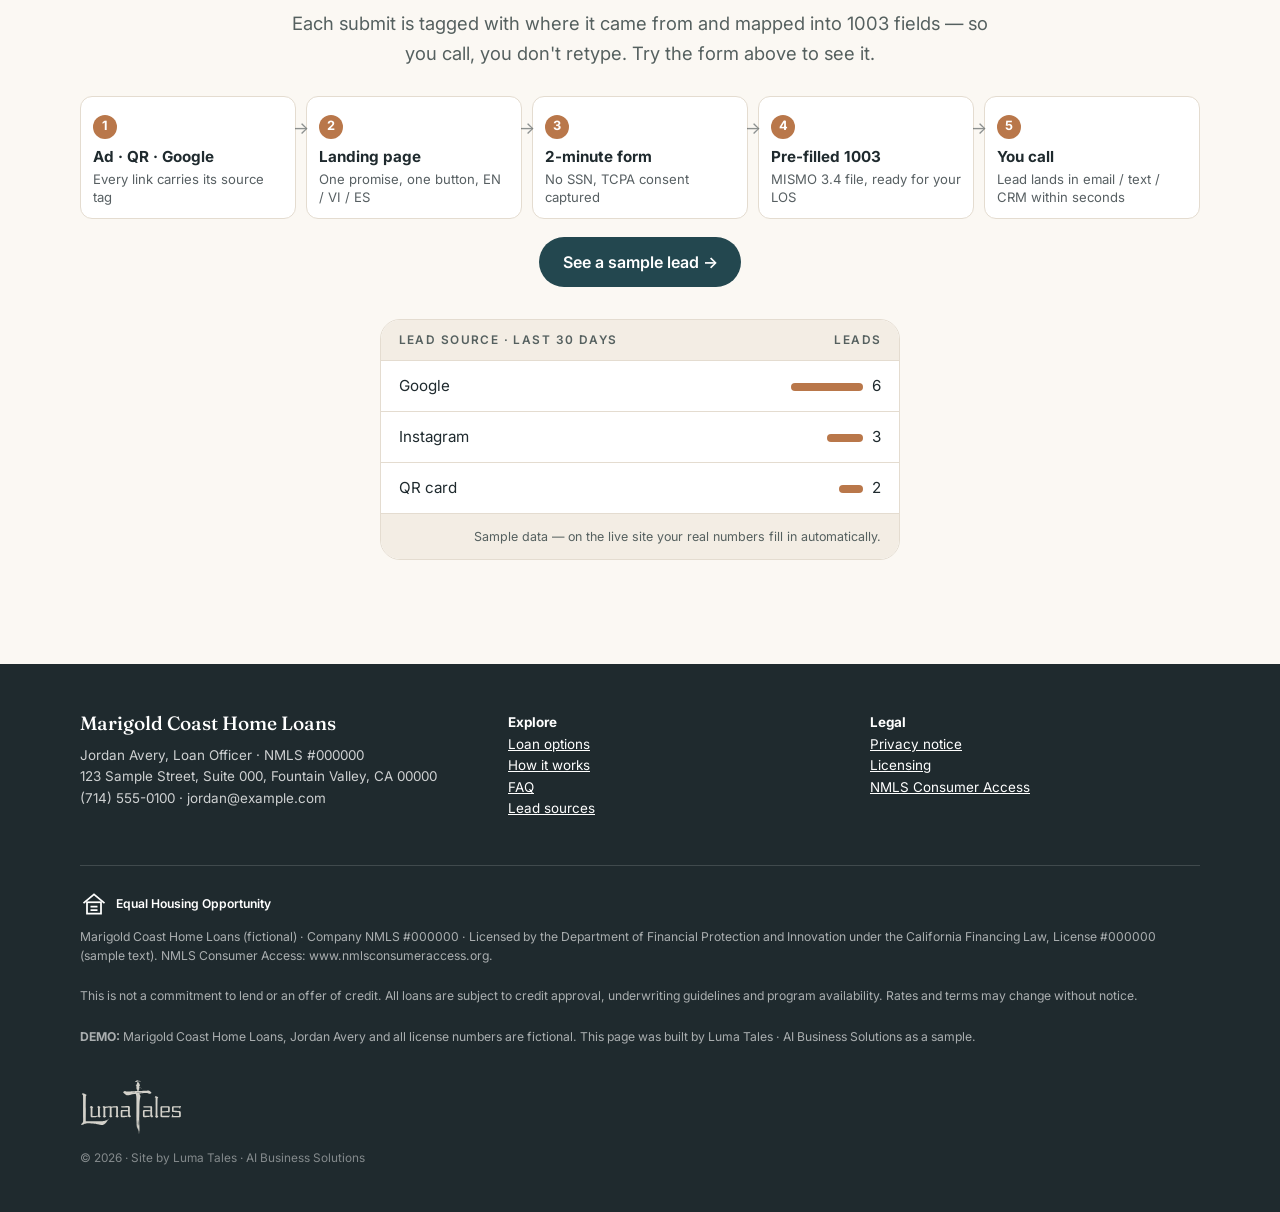
<file: public/pro/index.html>
<!DOCTYPE html>
<html lang="en" data-theme="coast" data-demo="true" data-tier="pro">
<head>
<meta charset="utf-8">
<meta name="viewport" content="width=device-width, initial-scale=1">
<title>Pro · $550 — Demo Loan Officer Landing Page | Luma Tales · AI Business Solutions</title>
<meta name="description" content="Sample mortgage loan officer landing page built by Luma Tales · AI Business Solutions. Fictional brand, for demonstration only.">
<meta name="robots" content="noindex, nofollow">
<meta name="author" content="Luma Tales · AI Business Solutions">
<meta name="copyright" content="© 2026 Luma Tales">
<meta property="og:title" content="Demo mortgage landing page — Luma Tales Website Studio">
<meta property="og:description" content="Sample site for a fictional loan officer. Mobile-first, bilingual, lead-ready.">
<meta name="theme-color" content="#23474F">
<link rel="preconnect" href="https://fonts.googleapis.com">
<link rel="preconnect" href="https://fonts.gstatic.com" crossorigin>
<link rel="stylesheet" href="https://fonts.googleapis.com/css2?family=Fraunces:ital,opsz,wght@0,9..144,400;0,9..144,500;1,9..144,400&family=Inter:wght@400;500;600&display=swap">
<link rel="stylesheet" href="../assets/luma-kit.css">
<link rel="stylesheet" href="../assets/showcase.css">
<script src="../assets/showcase.js"></script>
<script type="application/ld+json">
{"@context":"https://schema.org","@type":"FAQPage","mainEntity":[
 {"@type":"Question","name":"How much do I need for a down payment?","acceptedAnswer":{"@type":"Answer","text":"It depends on the loan program. Some programs allow low down payments for qualified buyers; we compare options on a call."}},
 {"@type":"Question","name":"Does a call-back request affect my credit?","acceptedAnswer":{"@type":"Answer","text":"No. Asking for a call does not pull your credit."}},
 {"@type":"Question","name":"I'm self-employed. Can I still qualify?","acceptedAnswer":{"@type":"Answer","text":"Often, yes. There are programs designed for business owners and non-traditional income."}}
]}
</script>
<style>
.flow{list-style:none;margin:28px 0 18px;padding:0;display:grid;grid-template-columns:repeat(5,1fr);gap:10px}
.flow li{position:relative;background:var(--card,#fff);border:1px solid var(--line,#e2ddd2);border-radius:12px;padding:14px 12px 12px;min-width:0}
.flow li b{display:block;font-size:.95rem;margin:6px 0 2px}
.flow li>span:last-child{display:block;font-size:.82rem;opacity:.75;line-height:1.35}
.flow-n{display:inline-flex;width:24px;height:24px;border-radius:999px;background:var(--accent,#1f3a5f);color:#fff;font-size:.8rem;font-weight:700;align-items:center;justify-content:center}
.flow li+li::before{content:"→";position:absolute;left:-14px;top:18px;opacity:.5}
@media (max-width:720px){.flow{grid-template-columns:1fr 1fr}.flow li+li::before{display:none}}
@media (max-width:420px){.flow{grid-template-columns:1fr}}
</style>
</head>
<body class="has-action-bar">

<div class="demo-banner" role="note"><strong>Demo</strong> — sample site by Luma Tales. Fictional brand, people and license numbers. Not a real lender.</div>

<!-- ========== HEADER ========== -->
<header class="site-header">
  <div class="wrap">
    <a class="logo" href="#top" aria-label="Marigold Coast Home Loans — home">
      <svg viewBox="0 0 32 32" fill="none" aria-hidden="true"><circle cx="16" cy="16" r="15" fill="#F2E3D5"/><path d="M7 21.5 16 12l9 9.5" stroke="#23474F" stroke-width="2.2" stroke-linecap="round" stroke-linejoin="round"/><circle cx="16" cy="9" r="3" fill="#B9774A"/><path d="M8 24.5h16" stroke="#23474F" stroke-width="2.2" stroke-linecap="round"/></svg>
      <span>Marigold Coast</span>
    </a>
    <div class="header-actions">
      <div class="lang-toggle" role="group" aria-label="Language">
        <button type="button" data-lang="en" aria-pressed="true">EN</button>
        <button type="button" data-lang="vi" aria-pressed="false">VN</button>
      </div>
      <a class="btn btn--primary btn--sm" href="#contact" data-track="cta_callback" data-place="header" data-i18n="nav_cta">Get a call-back</a>
    </div>
  </div>
</header>

<main id="top">
<!-- ========== HERO ========== -->
<section class="hero">
  <div class="wrap">
    <div>
      <span class="eyebrow" data-i18n="hero_eyebrow">Home loans in Orange County · English &amp; Tiếng Việt</span>
      <h1 data-i18n="hero_h1">Your home loan, <em>explained like a neighbor would.</em></h1>
      <p class="lead" data-i18n="hero_lead">Buying, refinancing, or just curious what you qualify for? Tell me a little about your plans and I'll call you back with clear options — no pressure, no jargon.</p>
      <div class="btn-row">
        <a class="btn btn--primary" href="#contact" data-track="cta_callback" data-place="hero">
          <svg viewBox="0 0 24 24" fill="none" stroke="currentColor" stroke-width="2" aria-hidden="true"><path d="M4 12h14M13 6l6 6-6 6"/></svg>
          <span data-i18n="cta_callback">Get a call-back</span>
        </a>
        <a class="btn btn--ghost" href="tel:+17145550100" data-track="call" data-place="hero">
          <svg viewBox="0 0 24 24" fill="none" stroke="currentColor" stroke-width="2" aria-hidden="true"><path d="M5 4h4l2 5-2.5 1.5a11 11 0 0 0 5 5L15 13l5 2v4a2 2 0 0 1-2 2A16 16 0 0 1 3 6a2 2 0 0 1 2-2"/></svg>
          <span>(714) 555-0100</span>
        </a>
      </div>
      <p class="hero-note" data-i18n="hero_note">Reply within one business day · Asking for a call never affects your credit.</p>
      <div class="trust-row">
        <span><svg viewBox="0 0 24 24" fill="none" stroke="currentColor" stroke-width="2" aria-hidden="true"><path d="M12 3 4 6v6c0 5 3.5 8 8 9 4.5-1 8-4 8-9V6z"/></svg> NMLS #000000</span>
        <span><svg viewBox="0 0 24 24" fill="none" stroke="currentColor" stroke-width="2" aria-hidden="true"><circle cx="12" cy="12" r="9"/><path d="M12 7v5l3 2"/></svg> <span data-i18n="trust_years">12 years helping families</span></span>
        <span><svg viewBox="0 0 24 24" fill="none" stroke="currentColor" stroke-width="2" aria-hidden="true"><path d="M4 5h16v11H8l-4 4z"/></svg> English · Tiếng Việt</span>
      </div>
    </div>

    <div class="portrait-wrap">
      <div class="portrait" role="img" aria-label="Headshot placeholder — photographed by Luma Tales">
        <div class="ph">
          <svg viewBox="0 0 200 220" fill="currentColor" aria-hidden="true"><circle cx="100" cy="78" r="44"/><path d="M14 220c4-52 40-82 86-82s82 30 86 82z"/></svg>
        </div>
        <div class="ph-label" data-i18n="ph_label">Your headshot here<br>shot by Luma Tales</div>
      </div>
      <div class="name-card"><strong>Jordan Avery</strong><small data-i18n="name_role">Loan Officer · NMLS #000000</small></div>
    </div>
  </div>
</section>

<!-- ========== SERVICES ========== -->
<section class="section" id="services">
  <div class="wrap">
    <div class="center reveal">
      <span class="eyebrow" data-i18n="svc_eyebrow">How I can help</span>
      <h2 data-i18n="svc_h2">One loan officer, start to closing.</h2>
      <p class="lead" data-i18n="svc_lead">You talk to the same person the whole way — and you always know the next step.</p>
    </div>
    <div class="cards">
      <article class="card reveal">
        <div class="icon"><svg viewBox="0 0 24 24" fill="none" stroke="currentColor" stroke-width="2" aria-hidden="true"><path d="M3 11 12 4l9 7v9H3z"/><path d="M9 20v-6h6v6"/></svg></div>
        <h3 data-i18n="c1_h">Buy a home</h3>
        <p data-i18n="c1_p">First home or next home — we map out what you can comfortably afford before you fall in love with a listing.</p>
        <a href="#contact" data-track="card_buy" data-i18n="c_link">Talk it through →</a>
      </article>
      <article class="card reveal">
        <div class="icon"><svg viewBox="0 0 24 24" fill="none" stroke="currentColor" stroke-width="2" aria-hidden="true"><path d="M20 12a8 8 0 1 1-2.3-5.7"/><path d="M20 4v5h-5"/></svg></div>
        <h3 data-i18n="c2_h">Refinance</h3>
        <p data-i18n="c2_p">Lower payment, shorter term, or cash for a project — we check whether it actually makes sense for you.</p>
        <a href="#contact" data-track="card_refi" data-i18n="c_link">Talk it through →</a>
      </article>
      <article class="card reveal">
        <div class="icon"><svg viewBox="0 0 24 24" fill="none" stroke="currentColor" stroke-width="2" aria-hidden="true"><rect x="3" y="7" width="18" height="13" rx="2"/><path d="M8 7V5a2 2 0 0 1 2-2h4a2 2 0 0 1 2 2v2"/></svg></div>
        <h3 data-i18n="c3_h">Self-employed &amp; special cases</h3>
        <p data-i18n="c3_p">Business owners, gig income, new to the country — there are programs built for situations like yours.</p>
        <a href="#contact" data-track="card_self" data-i18n="c_link">Talk it through →</a>
      </article>
    </div>
  </div>
</section>

<!-- ========== HOW IT WORKS ========== -->
<section class="section section--alt" id="how">
  <div class="wrap">
    <div class="center reveal">
      <span class="eyebrow" data-i18n="how_eyebrow">How it works</span>
      <h2 data-i18n="how_h2">Three simple steps.</h2>
    </div>
    <ol class="steps">
      <li class="reveal"><h3 data-i18n="s1_h">Tell me your plans</h3><p data-i18n="s1_p">Two minutes on the form below, or just call. No documents yet.</p></li>
      <li class="reveal"><h3 data-i18n="s2_h">We talk options</h3><p data-i18n="s2_p">I explain the programs that fit, what they cost, and what papers you'll need.</p></li>
      <li class="reveal"><h3 data-i18n="s3_h">You get a clear plan</h3><p data-i18n="s3_p">A step-by-step path to closing — and updates so you're never guessing.</p></li>
    </ol>
  </div>
</section>

<!-- ========== REVIEWS ========== -->
<section class="section" id="reviews">
  <div class="wrap">
    <div class="center reveal">
      <span class="eyebrow" data-i18n="rev_eyebrow">Reviews</span>
      <h2 data-i18n="rev_h2">What clients say.</h2>
    </div>
    <div class="reviews">
      <figure class="review review--placeholder reveal"><div class="stars" aria-hidden="true">★★★★★</div><blockquote data-i18n="rev_ph">Real Google reviews from real clients appear here automatically.</blockquote><figcaption data-i18n="rev_cap">Review slot 1 · sample layout</figcaption></figure>
      <figure class="review review--placeholder reveal"><div class="stars" aria-hidden="true">★★★★★</div><blockquote data-i18n="rev_ph">Real Google reviews from real clients appear here automatically.</blockquote><figcaption data-i18n="rev_cap2">Review slot 2 · sample layout</figcaption></figure>
      <figure class="review review--placeholder reveal"><div class="stars" aria-hidden="true">★★★★★</div><blockquote data-i18n="rev_ph">Real Google reviews from real clients appear here automatically.</blockquote><figcaption data-i18n="rev_cap3">Review slot 3 · sample layout</figcaption></figure>
    </div>
    <p class="review-note center" data-i18n="rev_note">We only ever show real, verified reviews — never written or paid-for ones.</p>
  </div>
</section>

<!-- ========== ABOUT ========== -->
<section class="section section--alt" id="about">
  <div class="wrap about">
    <div class="portrait reveal" role="img" aria-label="Second photo placeholder">
      <div class="ph"><svg viewBox="0 0 200 220" fill="currentColor" aria-hidden="true"><circle cx="100" cy="78" r="44"/><path d="M14 220c4-52 40-82 86-82s82 30 86 82z"/></svg></div>
      <div class="ph-label" data-i18n="ph_label2">Lifestyle photo<br>by Luma Tales</div>
    </div>
    <div class="reveal">
      <span class="eyebrow" data-i18n="about_eyebrow">About Jordan</span>
      <h2 data-i18n="about_h2">I grew up translating paperwork for my parents.</h2>
      <p data-i18n="about_p1">That's why I explain every step in plain words — in English or Vietnamese. My job is to make a big decision feel calm and clear, and to answer the phone when you call.</p>
      <p data-i18n="about_p2">I live in Orange County with my family and work with buyers and homeowners across Southern California.</p>
      <div class="facts">
        <div><strong>12</strong><span data-i18n="f1">years in lending</span></div>
        <div><strong>2</strong><span data-i18n="f2">languages</span></div>
        <div><strong>1</strong><span data-i18n="f3">point of contact</span></div>
      </div>
    </div>
  </div>
</section>

<!-- ========== FAQ ========== -->
<section class="section" id="faq">
  <div class="wrap">
    <div class="center reveal">
      <span class="eyebrow">FAQ</span>
      <h2 data-i18n="faq_h2">Good questions to ask.</h2>
    </div>
    <div class="faq">
      <details><summary data-i18n="q1">How much do I need for a down payment?</summary><p data-i18n="a1">It depends on the loan program. Some programs allow low down payments for qualified buyers. We'll compare your options on a short call.</p></details>
      <details><summary data-i18n="q2">Does asking for a call affect my credit?</summary><p data-i18n="a2">No. Requesting a call-back doesn't pull your credit. If you decide to apply later, I'll tell you before anything is checked.</p></details>
      <details><summary data-i18n="q3">I'm self-employed. Can I still qualify?</summary><p data-i18n="a3">Often, yes. There are programs designed for business owners and non-traditional income. Bring your questions — we'll sort out what's realistic.</p></details>
      <details><summary data-i18n="q4">How long does it take to close?</summary><p data-i18n="a4">Many purchases close in about 30 days once a complete file is in, but every file is different. You'll get a timeline on day one.</p></details>
      <details><summary data-i18n="q5">Can we talk in Vietnamese?</summary><p data-i18n="a5">Yes — every call, email and document walkthrough can be in Vietnamese or English, whichever you prefer.</p></details>
    </div>
  </div>
</section>

<!-- ========== CONTACT ========== -->
<section class="section section--alt" id="contact">
  <div class="wrap contact">
    <div class="reveal">
      <span class="eyebrow" data-i18n="ct_eyebrow">Get a call-back</span>
      <h2 data-i18n="ct_h2">Let's talk about your plans.</h2>
      <p class="lead" data-i18n="ct_lead">Leave a few details and I'll call you within one business day. Prefer to talk now? Call or text anytime.</p>
      <div class="contact-direct">
        <a href="tel:+17145550100" data-track="call" data-place="contact"><svg viewBox="0 0 24 24" fill="none" stroke="currentColor" stroke-width="2" aria-hidden="true"><path d="M5 4h4l2 5-2.5 1.5a11 11 0 0 0 5 5L15 13l5 2v4a2 2 0 0 1-2 2A16 16 0 0 1 3 6a2 2 0 0 1 2-2"/></svg>(714) 555-0100</a>
        <a href="mailto:jordan@example.com" data-track="email" data-place="contact"><svg viewBox="0 0 24 24" fill="none" stroke="currentColor" stroke-width="2" aria-hidden="true"><rect x="3" y="5" width="18" height="14" rx="2"/><path d="m3 7 9 6 9-6"/></svg>jordan@example.com</a>
        <a href="#contact" data-track="book" data-place="contact"><svg viewBox="0 0 24 24" fill="none" stroke="currentColor" stroke-width="2" aria-hidden="true"><rect x="3" y="5" width="18" height="16" rx="2"/><path d="M3 10h18M8 3v4M16 3v4"/></svg><span data-i18n="book">Book a 15-minute call</span></a>
        <a href="#contact" data-track="apply" data-place="contact"><svg viewBox="0 0 24 24" fill="none" stroke="currentColor" stroke-width="2" aria-hidden="true"><path d="M6 3h9l4 4v14H6z"/><path d="M14 3v5h5M9 13h7M9 17h5"/></svg><span data-i18n="apply">Ready to apply? Secure application →</span></a>
      </div>
    </div>

    <form class="form reveal" data-luma-form action="https://api.web3forms.com/submit" method="POST" novalidate
          data-ok="Thanks — Jordan will call you within one business day." data-err="Something went wrong. Please call (714) 555-0100.">
      <input type="hidden" name="access_key" value="DEMO">
      <input type="hidden" name="subject" value="New website lead — Marigold Coast (demo)">
      <div class="hp" aria-hidden="true"><input type="text" name="botcheck" tabindex="-1" autocomplete="off"></div>
      <div class="row">
        <div class="field"><label for="f-name" data-i18n="l_name">Name</label><input id="f-name" name="name" autocomplete="name" required></div>
        <div class="field"><label for="f-phone" data-i18n="l_phone">Phone</label><input id="f-phone" name="phone" type="tel" autocomplete="tel" required></div>
      </div>
      <div class="field"><label for="f-email" data-i18n="l_email">Email</label><input id="f-email" name="email" type="email" autocomplete="email" required></div>
      <div class="row">
        <div class="field"><label for="f-goal" data-i18n="l_goal">I'm looking to…</label>
          <select id="f-goal" name="goal">
            <option value="buy" data-i18n="o_buy">Buy a home</option>
            <option value="refinance" data-i18n="o_refi">Refinance</option>
            <option value="exploring" data-i18n="o_explore">Just exploring</option>
          </select></div>
        <div class="field"><label for="f-when" data-i18n="l_when">Timeframe</label>
          <select id="f-when" name="timeframe">
            <option data-i18n="o_now">In the next 3 months</option>
            <option data-i18n="o_later">3–6 months</option>
            <option data-i18n="o_unsure">Not sure yet</option>
          </select></div>
      </div>
      <div class="field"><label for="f-msg" data-i18n="l_msg">Anything I should know? (optional)</label><textarea id="f-msg" name="message" data-i18n-ph="ph_msg" placeholder="Best time to call, questions, language…"></textarea></div>
      <label class="check"><input type="checkbox" name="sms_consent" value="yes"><span data-i18n="tcpa">Yes, Marigold Coast Home Loans may text me about my inquiry. Message &amp; data rates may apply. Reply STOP to opt out. Not required to get a call.</span></label>
      <p class="fine" data-i18n="form_fine">Please don't include your Social Security number. This is a request for a call, not a loan application. Your info goes only to Jordan Avery — see Privacy.</p>
      <button class="btn btn--primary" type="submit" data-i18n="submit">Request my call-back</button>
      <div class="form-status" aria-live="polite"></div>
    </form>

    <!-- PRO add-on: appears after a successful form submit (see showcase.js) -->
    <aside class="lead-panel" data-lead-panel hidden aria-live="polite">
      <header>
        <h3 data-i18n="lp_h">Lead → pre-filled 1003 / MISMO 3.4 <span class="pill" data-i18n="lp_pill">Sample</span></h3>
        <span class="lead-meta"><span data-i18n="lp_recv">Received</span> <strong data-f="stamp">—</strong></span>
      </header>
      <div class="urla">
        <section><h4 data-i18n="lp_s1">Borrower Information</h4><dl><dt data-i18n="l_name">Name</dt><dd data-f="name">—</dd><dt data-i18n="l_phone">Phone</dt><dd data-f="phone">—</dd><dt>Email</dt><dd data-f="email">—</dd></dl></section>
        <section><h4 data-i18n="lp_s2">Loan Purpose</h4><dl><dt data-i18n="lp_purpose">Purpose</dt><dd data-f="purpose">—</dd><dt data-i18n="lp_occ">Occupancy</dt><dd data-f="occupancy">—</dd><dt data-i18n="l_when">Timeframe</dt><dd data-f="timeframe">—</dd></dl></section>
        <section><h4 data-i18n="lp_s3">Contact</h4><dl><dt data-i18n="lp_lang">Language</dt><dd data-f="lang">—</dd><dt data-i18n="lp_text">Texting</dt><dd data-f="consent">—</dd><dt data-i18n="lp_notes">Notes</dt><dd data-f="notes">—</dd></dl></section>
      </div>
      <div class="lead-meta"><span><span data-i18n="lp_src">Lead source:</span> <strong data-f="src">Google</strong></span><span><span data-i18n="lp_status">Status:</span> <strong data-i18n="lp_status_v">New · call within 1 business day</strong></span></div>
      <div class="btn-row"><button class="btn btn--primary btn--sm" type="button" disabled aria-disabled="true">Import to LOS</button></div>
      <p class="note" data-i18n="lp_note">Sample preview — the live version exports a MISMO 3.4 file for your LOS. Tested per LOS before go-live.</p>
    </aside>
  </div>
</section>

<!-- ========== PRO: LEAD SOURCES (sample data) ========== -->
<section class="section" id="leads">
  <div class="wrap">
    <div class="center reveal">
      <span class="eyebrow" data-i18n="ls_eyebrow">Pro · behind the scenes</span>
      <h2 data-i18n="ls_h2">Every lead arrives organized.</h2>
      <p class="lead" data-i18n="ls_lead">Each submit is tagged with where it came from and mapped into 1003 fields — so you call, you don't retype. Try the form above to see it.</p>
    </div>
    <ol class="flow reveal" aria-label="Lead funnel">
      <li><span class="flow-n">1</span><b data-i18n="fl1_h">Ad · QR · Google</b><span data-i18n="fl1_p">Every link carries its source tag</span></li>
      <li><span class="flow-n">2</span><b data-i18n="fl2_h">Landing page</b><span data-i18n="fl2_p">One promise, one button, EN / VI / ES</span></li>
      <li><span class="flow-n">3</span><b data-i18n="fl3_h">2-minute form</b><span data-i18n="fl3_p">No SSN, TCPA consent captured</span></li>
      <li><span class="flow-n">4</span><b data-i18n="fl4_h">Pre-filled 1003</b><span data-i18n="fl4_p">MISMO 3.4 file, ready for your LOS</span></li>
      <li><span class="flow-n">5</span><b data-i18n="fl5_h">You call</b><span data-i18n="fl5_p">Lead lands in email / text / CRM within seconds</span></li>
    </ol>
    <p class="center reveal"><button class="btn btn--primary" type="button" data-sample-lead data-i18n="fl_btn">See a sample lead →</button></p>
    <div class="sources reveal">
      <table>
        <thead><tr><th data-i18n="ls_th1">Lead source · last 30 days</th><th data-i18n="ls_th2">Leads</th></tr></thead>
        <tbody>
          <tr><td>Google</td><td><span class="bar" style="width:72px" aria-hidden="true"></span>6</td></tr>
          <tr><td>Instagram</td><td><span class="bar" style="width:36px" aria-hidden="true"></span>3</td></tr>
          <tr><td data-i18n="ls_qr">QR card</td><td><span class="bar" style="width:24px" aria-hidden="true"></span>2</td></tr>
        </tbody>
        <tfoot><tr><td colspan="2" data-i18n="ls_foot">Sample data — on the live site your real numbers fill in automatically.</td></tr></tfoot>
      </table>
    </div>
  </div>
</section>
</main>

<!-- ========== FOOTER (mortgage compliance template) ========== -->
<footer class="site-footer">
  <div class="wrap">
    <div class="footer-grid">
      <div>
        <div class="footer-brand">Marigold Coast Home Loans</div>
        <p>Jordan Avery, Loan Officer · NMLS #000000<br>123 Sample Street, Suite 000, Fountain Valley, CA 00000<br>(714) 555-0100 · jordan@example.com</p>
      </div>
      <div>
        <p><strong style="color:#fff" data-i18n="ft_explore">Explore</strong><br><a href="#services" data-i18n="ft_s">Loan options</a><br><a href="#how" data-i18n="ft_h">How it works</a><br><a href="#faq">FAQ</a><br><a href="#leads" data-i18n="ft_leads">Lead sources</a></p>
      </div>
      <div>
        <p><strong style="color:#fff" data-i18n="ft_legal">Legal</strong><br><a href="#contact" data-i18n="ft_priv">Privacy notice</a><br><a href="#contact" data-i18n="ft_lic">Licensing</a><br><a href="https://www.nmlsconsumeraccess.org" rel="noopener">NMLS Consumer Access</a></p>
      </div>
    </div>
    <div class="compliance">
      <span class="ehl"><svg viewBox="0 0 32 32" fill="none" stroke="currentColor" stroke-width="2" aria-hidden="true"><path d="M4 15 16 5l12 10"/><rect x="8" y="14" width="16" height="13"/><path d="M12 19h8M12 23h8"/></svg> Equal Housing Opportunity</span>
      <p>Marigold Coast Home Loans (fictional) · Company NMLS #000000 · Licensed by the Department of Financial Protection and Innovation under the California Financing Law, License #000000 (sample text). NMLS Consumer Access: www.nmlsconsumeraccess.org.</p>
      <p>This is not a commitment to lend or an offer of credit. All loans are subject to credit approval, underwriting guidelines and program availability. Rates and terms may change without notice.</p>
      <p><strong>DEMO:</strong> Marigold Coast Home Loans, Jordan Avery and all license numbers are fictional. This page was built by Luma Tales · AI Business Solutions as a sample.</p>
    </div>
    <p class="credit"><a class="credit-logo" href="https://lumatales.ai" aria-label="Luma Tales"><img src="../assets/lumatales-wordmark-dark.svg" alt="Luma Tales" height="56"></a><br>© <span data-year>2026</span> · Site by Luma Tales · AI Business Solutions</p>
  </div>
</footer>

<!-- Sticky mobile actions -->
<nav class="action-bar" aria-label="Quick actions">
  <a class="btn btn--ghost" href="tel:+17145550100" data-track="call" data-place="sticky"><span data-i18n="bar_call">Call</span></a>
  <a class="btn btn--primary" href="#contact" data-track="cta_callback" data-place="sticky"><span data-i18n="bar_cb">Get a call-back</span></a>
</nav>

<script>
/* Vietnamese copy — keys match data-i18n. English stays in the HTML. */
window.LUMA_VI = {
  nav_cta: "Nhờ gọi lại",
  hero_eyebrow: "Vay mua nhà tại Orange County · English &amp; Tiếng Việt",
  hero_h1: "Khoản vay mua nhà, <em>giải thích rõ như người nhà.</em>",
  hero_lead: "Mua nhà, refinance, hay chỉ muốn biết mình đủ điều kiện tới đâu? Để lại vài thông tin, tôi sẽ gọi lại và giải thích các lựa chọn thật rõ ràng — không ép, không thuật ngữ khó hiểu.",
  cta_callback: "Nhờ gọi lại",
  hero_note: "Trả lời trong 1 ngày làm việc · Nhờ gọi lại không ảnh hưởng điểm tín dụng.",
  trust_years: "12 năm đồng hành cùng các gia đình",
  ph_label: "Ảnh chân dung của bạn<br>chụp bởi Luma Tales",
  name_role: "Chuyên viên cho vay · NMLS #000000",
  svc_eyebrow: "Tôi có thể giúp gì",
  svc_h2: "Một người lo cho bạn, từ đầu tới ngày ký.",
  svc_lead: "Bạn làm việc với cùng một người suốt quá trình — và luôn biết bước tiếp theo.",
  c1_h: "Mua nhà", c1_p: "Căn đầu tiên hay căn kế tiếp — tính rõ khả năng chi trả thoải mái trước khi bạn ưng một căn.",
  c2_h: "Refinance", c2_p: "Giảm tiền hàng tháng, rút ngắn kỳ hạn, hay rút tiền làm việc khác — xem có thật sự có lợi cho bạn không.",
  c3_h: "Tự kinh doanh &amp; trường hợp đặc biệt", c3_p: "Chủ tiệm, thu nhập tự do, mới qua Mỹ — có những chương trình dành riêng cho trường hợp như bạn.",
  c_link: "Nói chuyện thử →",
  how_eyebrow: "Cách làm việc", how_h2: "Ba bước đơn giản.",
  s1_h: "Cho biết kế hoạch", s1_p: "Hai phút điền form bên dưới, hoặc gọi luôn. Chưa cần giấy tờ.",
  s2_h: "Bàn các lựa chọn", s2_p: "Tôi giải thích chương trình phù hợp, chi phí, và giấy tờ cần chuẩn bị.",
  s3_h: "Có kế hoạch rõ ràng", s3_p: "Từng bước tới ngày ký — có cập nhật để bạn không phải đoán.",
  rev_eyebrow: "Đánh giá", rev_h2: "Khách hàng nói gì.",
  rev_ph: "Đánh giá Google thật từ khách thật sẽ tự hiện ở đây.",
  rev_cap: "Ô đánh giá 1 · bố cục mẫu", rev_cap2: "Ô đánh giá 2 · bố cục mẫu", rev_cap3: "Ô đánh giá 3 · bố cục mẫu",
  rev_note: "Chúng tôi chỉ hiện đánh giá thật, đã xác minh — không bao giờ viết hộ hay mua.",
  ph_label2: "Ảnh đời thường<br>chụp bởi Luma Tales",
  about_eyebrow: "Về Jordan", about_h2: "Tôi lớn lên bằng việc dịch giấy tờ cho ba mẹ.",
  about_p1: "Vì vậy tôi giải thích từng bước bằng lời dễ hiểu — tiếng Anh hay tiếng Việt đều được. Việc của tôi là làm cho một quyết định lớn trở nên nhẹ nhàng, rõ ràng, và luôn bắt máy khi bạn gọi.",
  about_p2: "Tôi sống ở Orange County cùng gia đình và làm việc với người mua nhà, chủ nhà khắp Nam California.",
  f1: "năm trong ngành", f2: "ngôn ngữ", f3: "người liên lạc duy nhất",
  faq_h2: "Những câu nên hỏi.",
  q1: "Cần bao nhiêu tiền trả trước?", a1: "Tùy chương trình vay. Có chương trình cho phép trả trước ít với người đủ điều kiện. Mình sẽ so sánh các lựa chọn trong một cuộc gọi ngắn.",
  q2: "Nhờ gọi lại có ảnh hưởng điểm tín dụng không?", a2: "Không. Nhờ gọi lại không kéo tín dụng. Nếu sau này bạn quyết định nộp đơn, tôi sẽ báo trước khi kiểm tra gì.",
  q3: "Tôi tự kinh doanh, có vay được không?", a3: "Thường là được. Có chương trình dành cho chủ doanh nghiệp và thu nhập không cố định. Cứ hỏi — mình sẽ xem điều gì thực tế.",
  q4: "Bao lâu thì xong?", a4: "Nhiều hồ sơ mua nhà xong khoảng 30 ngày khi đủ giấy tờ, nhưng mỗi hồ sơ mỗi khác. Bạn sẽ có lịch trình ngay ngày đầu.",
  q5: "Có nói tiếng Việt được không?", a5: "Được — mọi cuộc gọi, email và phần giải thích giấy tờ đều có thể bằng tiếng Việt hoặc tiếng Anh, tùy bạn.",
  ct_eyebrow: "Nhờ gọi lại", ct_h2: "Cùng nói về kế hoạch của bạn.",
  ct_lead: "Để lại vài thông tin, tôi gọi lại trong 1 ngày làm việc. Muốn nói ngay? Gọi hoặc nhắn tin bất cứ lúc nào.",
  book: "Đặt lịch gọi 15 phút", apply: "Sẵn sàng nộp đơn? Đơn bảo mật →",
  l_name: "Họ tên", l_phone: "Điện thoại", l_email: "Email", l_goal: "Tôi muốn…", l_when: "Thời gian",
  o_buy: "Mua nhà", o_refi: "Refinance", o_explore: "Chỉ tìm hiểu", o_now: "Trong 3 tháng tới", o_later: "3–6 tháng", o_unsure: "Chưa chắc",
  l_msg: "Có gì tôi nên biết không? (không bắt buộc)", ph_msg: "Giờ tiện gọi, câu hỏi, ngôn ngữ…",
  tcpa: "Đồng ý, Marigold Coast Home Loans có thể nhắn tin cho tôi về yêu cầu này. Có thể tốn phí tin nhắn/dữ liệu. Trả lời STOP để ngừng. Không bắt buộc để được gọi lại.",
  form_fine: "Xin đừng ghi số An Sinh Xã Hội. Đây là yêu cầu gọi lại, không phải đơn vay. Thông tin chỉ gửi tới Jordan Avery — xem Quyền riêng tư.",
  submit: "Gửi yêu cầu gọi lại",
  ft_explore: "Khám phá", ft_s: "Các loại vay", ft_h: "Cách làm việc", ft_legal: "Pháp lý", ft_priv: "Quyền riêng tư", ft_lic: "Giấy phép", ft_leads: "Nguồn lead",

  lp_h: "Lead → điền sẵn 1003 / MISMO 3.4 <span class=\"pill\">Mẫu</span>", lp_pill: "Mẫu", lp_recv: "Nhận lúc",
  lp_s1: "Thông tin người vay", lp_s2: "Mục đích vay", lp_s3: "Liên hệ", lp_purpose: "Mục đích", lp_occ: "Loại cư trú",
  lp_lang: "Ngôn ngữ", lp_text: "Nhắn tin", lp_notes: "Ghi chú", lp_src: "Nguồn lead:", lp_status: "Trạng thái:", lp_status_v: "Mới · gọi trong 1 ngày làm việc",
  lp_note: "Bản xem trước mẫu — bản thật xuất file MISMO 3.4 cho LOS của bạn. Kiểm thử theo từng LOS trước khi chạy.",
  fl1_h: "Quảng cáo · QR · Google", fl1_p: "Mỗi link mang theo nguồn của nó", fl2_h: "Trang đích", fl2_p: "Một lời hứa, một nút, EN / VI / ES", fl3_h: "Form 2 phút", fl3_p: "Không SSN, có đồng ý TCPA", fl4_h: "1003 điền sẵn", fl4_p: "File MISMO 3.4, sẵn cho LOS", fl5_h: "Bạn gọi", fl5_p: "Lead tới email / tin nhắn / CRM trong vài giây", fl_btn: "Xem lead mẫu →",
  ls_eyebrow: "Pro · phía sau hậu trường", ls_h2: "Lead nào tới cũng gọn gàng.",
  ls_lead: "Mỗi lần gửi form đều được gắn nguồn và đổ sẵn vào các mục của 1003 — bạn chỉ gọi, không phải gõ lại. Thử form ở trên để xem.",
  ls_th1: "Nguồn lead · 30 ngày qua", ls_th2: "Lead", ls_qr: "Thẻ QR", ls_foot: "Dữ liệu mẫu — trên site thật, số liệu thật tự hiện.",
  bar_call: "Gọi", bar_cb: "Nhờ gọi lại"
};
</script>
<script src="../assets/luma-kit.js"></script>
</body>
</html>
</file>
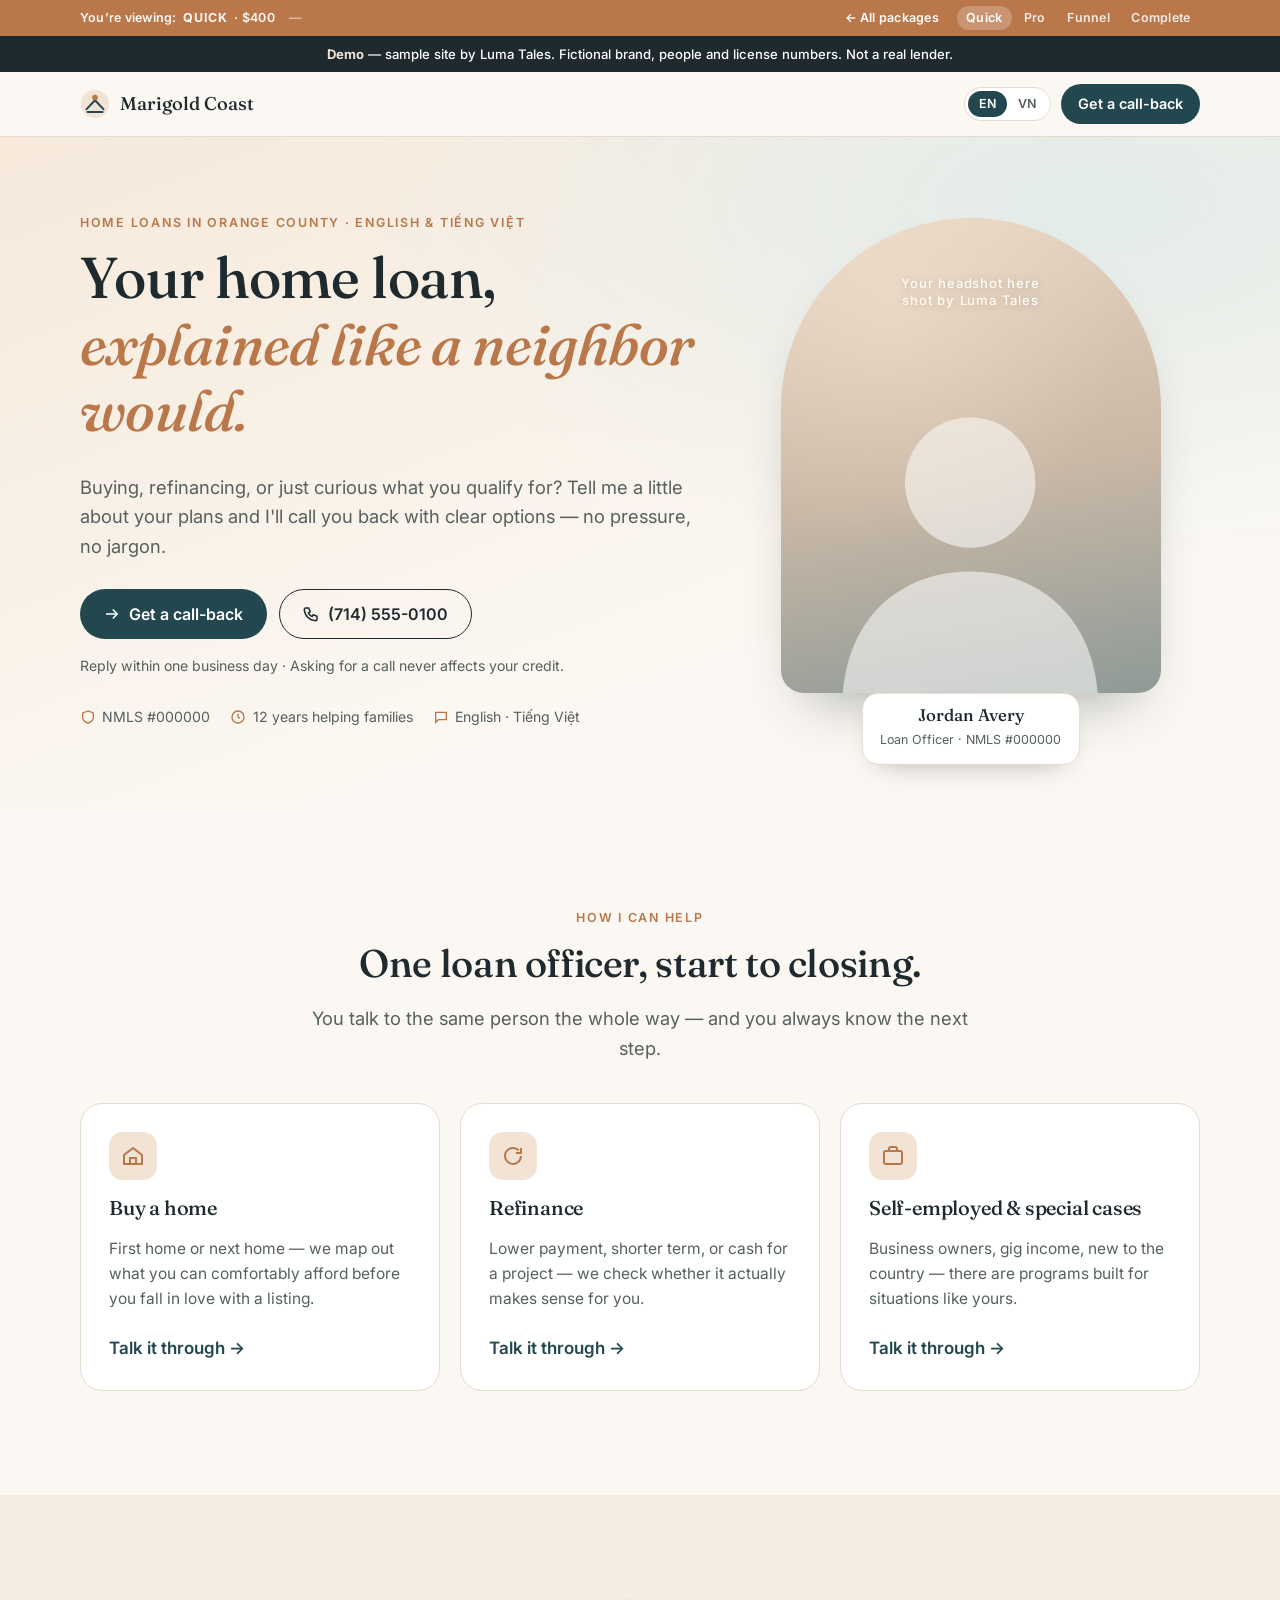
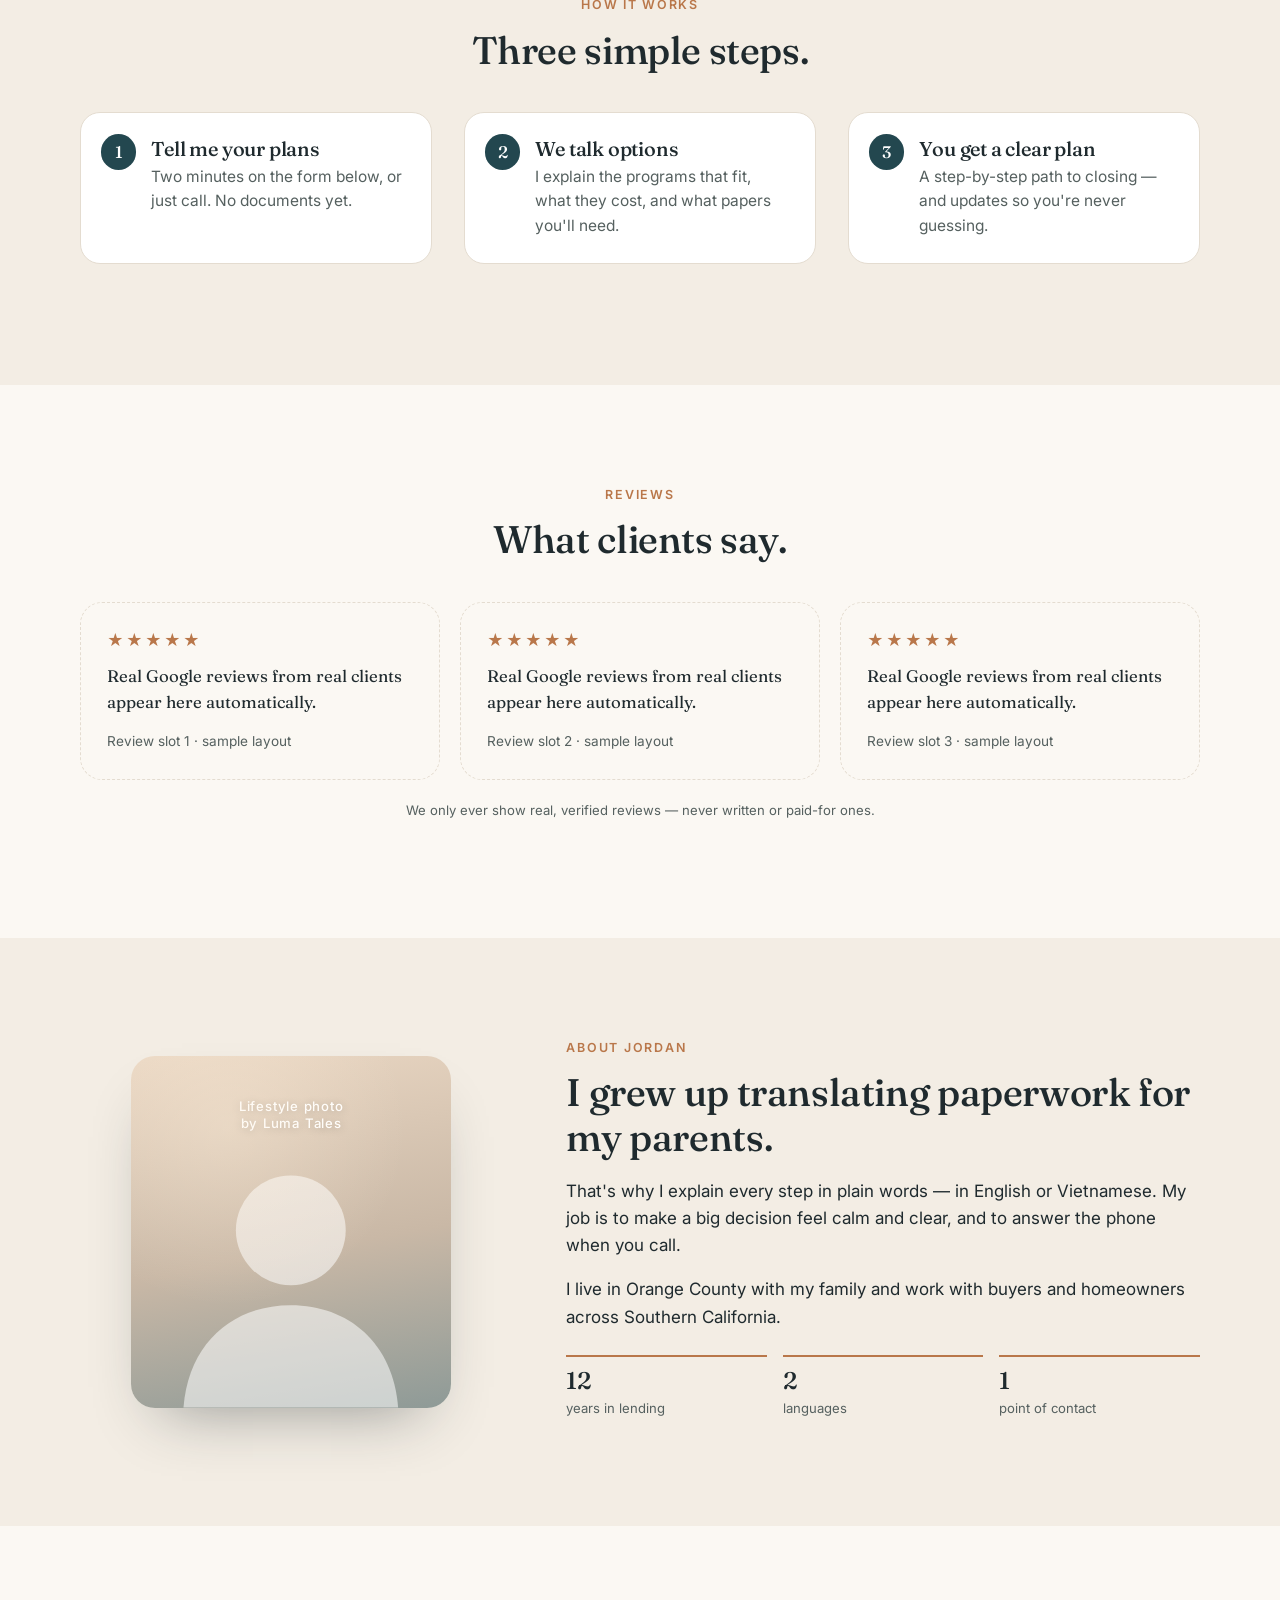
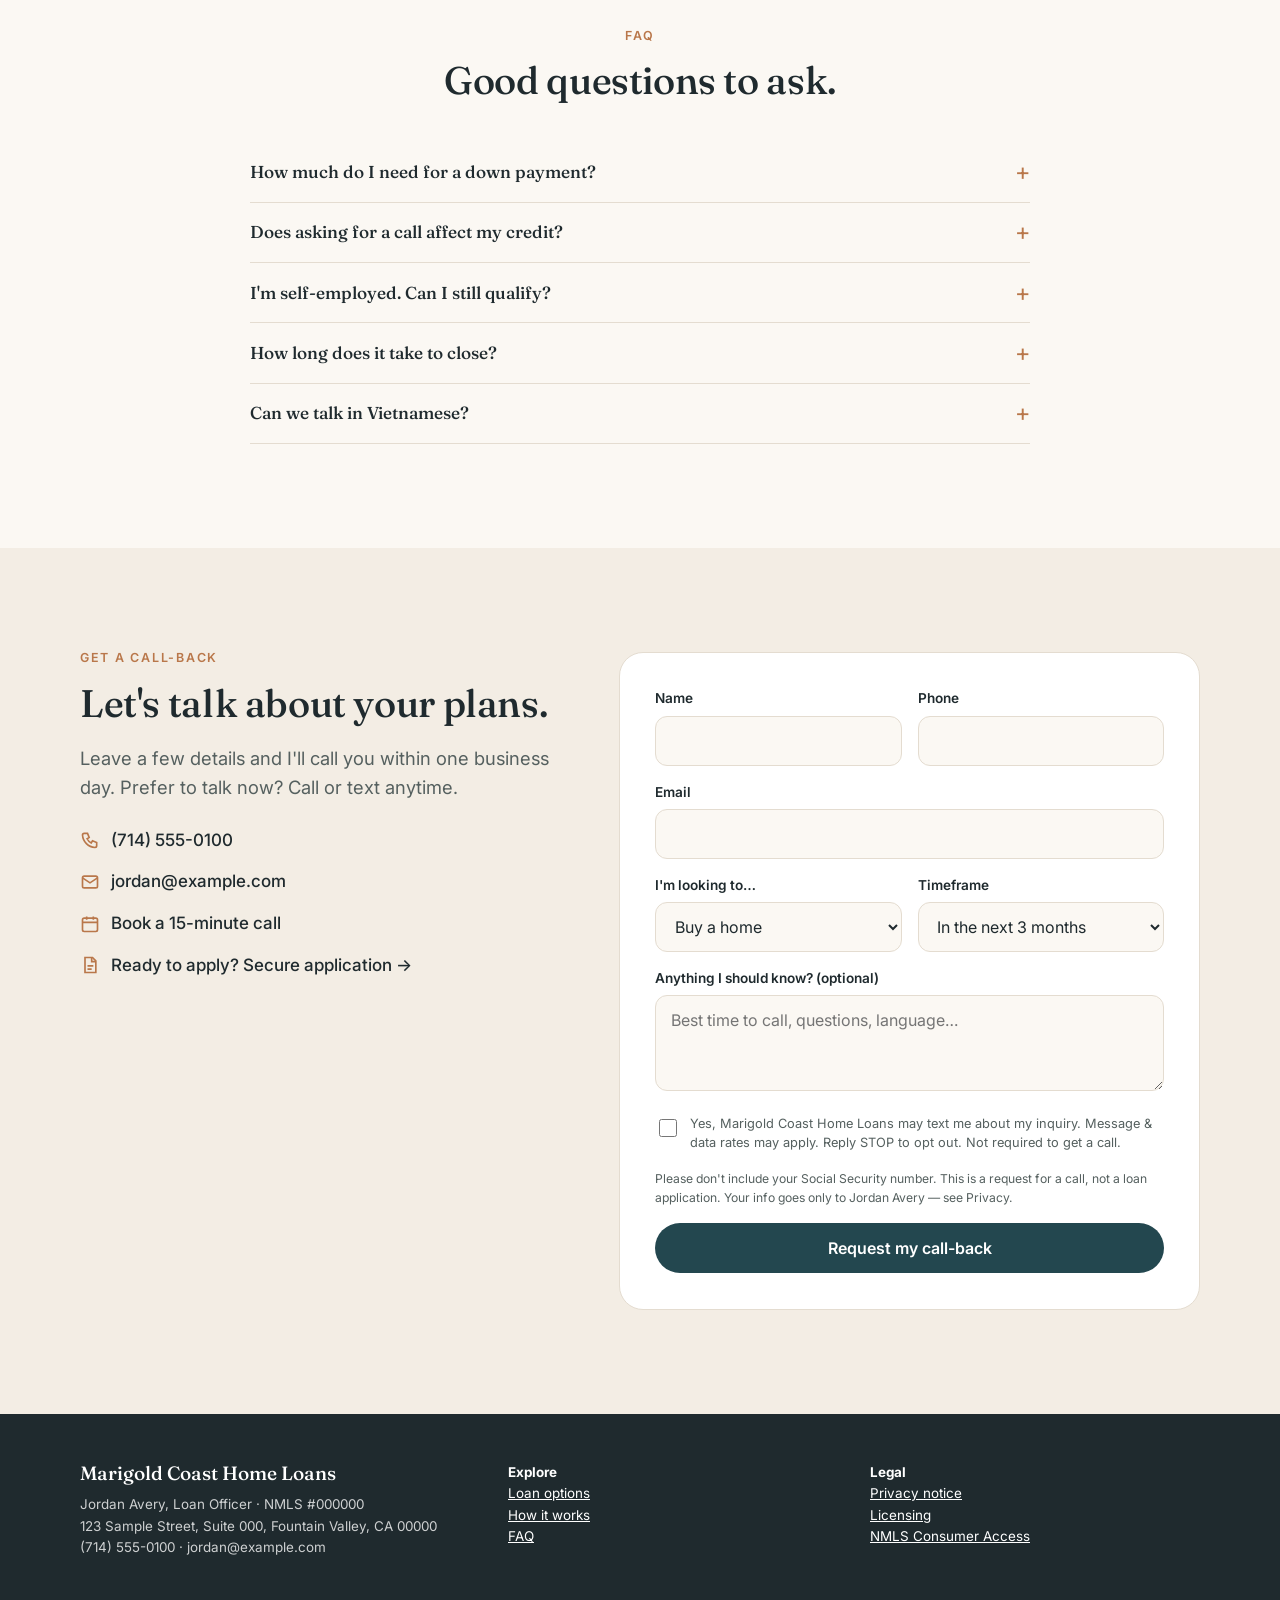
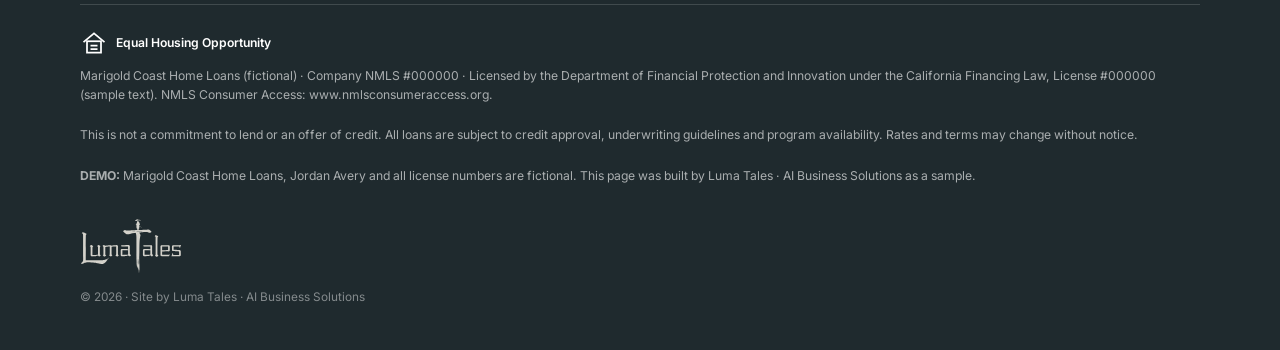
<file: public/quick/index.html>
<!DOCTYPE html>
<html lang="en" data-theme="coast" data-demo="true" data-tier="quick">
<head>
<meta charset="utf-8">
<meta name="viewport" content="width=device-width, initial-scale=1">
<title>Quick · $400 — Demo Loan Officer Landing Page | Luma Tales · AI Business Solutions</title>
<meta name="description" content="Sample mortgage loan officer landing page built by Luma Tales · AI Business Solutions. Fictional brand, for demonstration only.">
<meta name="robots" content="noindex, nofollow">
<meta name="author" content="Luma Tales · AI Business Solutions">
<meta name="copyright" content="© 2026 Luma Tales">
<meta property="og:title" content="Demo mortgage landing page — Luma Tales Website Studio">
<meta property="og:description" content="Sample site for a fictional loan officer. Mobile-first, bilingual, lead-ready.">
<meta name="theme-color" content="#23474F">
<link rel="preconnect" href="https://fonts.googleapis.com">
<link rel="preconnect" href="https://fonts.gstatic.com" crossorigin>
<link rel="stylesheet" href="https://fonts.googleapis.com/css2?family=Fraunces:ital,opsz,wght@0,9..144,400;0,9..144,500;1,9..144,400&family=Inter:wght@400;500;600&display=swap">
<link rel="stylesheet" href="../assets/luma-kit.css">
<link rel="stylesheet" href="../assets/showcase.css">
<script src="../assets/showcase.js"></script>
<script type="application/ld+json">
{"@context":"https://schema.org","@type":"FAQPage","mainEntity":[
 {"@type":"Question","name":"How much do I need for a down payment?","acceptedAnswer":{"@type":"Answer","text":"It depends on the loan program. Some programs allow low down payments for qualified buyers; we compare options on a call."}},
 {"@type":"Question","name":"Does a call-back request affect my credit?","acceptedAnswer":{"@type":"Answer","text":"No. Asking for a call does not pull your credit."}},
 {"@type":"Question","name":"I'm self-employed. Can I still qualify?","acceptedAnswer":{"@type":"Answer","text":"Often, yes. There are programs designed for business owners and non-traditional income."}}
]}
</script>
</head>
<body class="has-action-bar">

<div class="demo-banner" role="note"><strong>Demo</strong> — sample site by Luma Tales. Fictional brand, people and license numbers. Not a real lender.</div>

<!-- ========== HEADER ========== -->
<header class="site-header">
  <div class="wrap">
    <a class="logo" href="#top" aria-label="Marigold Coast Home Loans — home">
      <svg viewBox="0 0 32 32" fill="none" aria-hidden="true"><circle cx="16" cy="16" r="15" fill="#F2E3D5"/><path d="M7 21.5 16 12l9 9.5" stroke="#23474F" stroke-width="2.2" stroke-linecap="round" stroke-linejoin="round"/><circle cx="16" cy="9" r="3" fill="#B9774A"/><path d="M8 24.5h16" stroke="#23474F" stroke-width="2.2" stroke-linecap="round"/></svg>
      <span>Marigold Coast</span>
    </a>
    <div class="header-actions">
      <div class="lang-toggle" role="group" aria-label="Language">
        <button type="button" data-lang="en" aria-pressed="true">EN</button>
        <button type="button" data-lang="vi" aria-pressed="false">VN</button>
      </div>
      <a class="btn btn--primary btn--sm" href="#contact" data-track="cta_callback" data-place="header" data-i18n="nav_cta">Get a call-back</a>
    </div>
  </div>
</header>

<main id="top">
<!-- ========== HERO ========== -->
<section class="hero">
  <div class="wrap">
    <div>
      <span class="eyebrow" data-i18n="hero_eyebrow">Home loans in Orange County · English &amp; Tiếng Việt</span>
      <h1 data-i18n="hero_h1">Your home loan, <em>explained like a neighbor would.</em></h1>
      <p class="lead" data-i18n="hero_lead">Buying, refinancing, or just curious what you qualify for? Tell me a little about your plans and I'll call you back with clear options — no pressure, no jargon.</p>
      <div class="btn-row">
        <a class="btn btn--primary" href="#contact" data-track="cta_callback" data-place="hero">
          <svg viewBox="0 0 24 24" fill="none" stroke="currentColor" stroke-width="2" aria-hidden="true"><path d="M4 12h14M13 6l6 6-6 6"/></svg>
          <span data-i18n="cta_callback">Get a call-back</span>
        </a>
        <a class="btn btn--ghost" href="tel:+17145550100" data-track="call" data-place="hero">
          <svg viewBox="0 0 24 24" fill="none" stroke="currentColor" stroke-width="2" aria-hidden="true"><path d="M5 4h4l2 5-2.5 1.5a11 11 0 0 0 5 5L15 13l5 2v4a2 2 0 0 1-2 2A16 16 0 0 1 3 6a2 2 0 0 1 2-2"/></svg>
          <span>(714) 555-0100</span>
        </a>
      </div>
      <p class="hero-note" data-i18n="hero_note">Reply within one business day · Asking for a call never affects your credit.</p>
      <div class="trust-row">
        <span><svg viewBox="0 0 24 24" fill="none" stroke="currentColor" stroke-width="2" aria-hidden="true"><path d="M12 3 4 6v6c0 5 3.5 8 8 9 4.5-1 8-4 8-9V6z"/></svg> NMLS #000000</span>
        <span><svg viewBox="0 0 24 24" fill="none" stroke="currentColor" stroke-width="2" aria-hidden="true"><circle cx="12" cy="12" r="9"/><path d="M12 7v5l3 2"/></svg> <span data-i18n="trust_years">12 years helping families</span></span>
        <span><svg viewBox="0 0 24 24" fill="none" stroke="currentColor" stroke-width="2" aria-hidden="true"><path d="M4 5h16v11H8l-4 4z"/></svg> English · Tiếng Việt</span>
      </div>
    </div>

    <div class="portrait-wrap">
      <div class="portrait" role="img" aria-label="Headshot placeholder — photographed by Luma Tales">
        <div class="ph">
          <svg viewBox="0 0 200 220" fill="currentColor" aria-hidden="true"><circle cx="100" cy="78" r="44"/><path d="M14 220c4-52 40-82 86-82s82 30 86 82z"/></svg>
        </div>
        <div class="ph-label" data-i18n="ph_label">Your headshot here<br>shot by Luma Tales</div>
      </div>
      <div class="name-card"><strong>Jordan Avery</strong><small data-i18n="name_role">Loan Officer · NMLS #000000</small></div>
    </div>
  </div>
</section>

<!-- ========== SERVICES ========== -->
<section class="section" id="services">
  <div class="wrap">
    <div class="center reveal">
      <span class="eyebrow" data-i18n="svc_eyebrow">How I can help</span>
      <h2 data-i18n="svc_h2">One loan officer, start to closing.</h2>
      <p class="lead" data-i18n="svc_lead">You talk to the same person the whole way — and you always know the next step.</p>
    </div>
    <div class="cards">
      <article class="card reveal">
        <div class="icon"><svg viewBox="0 0 24 24" fill="none" stroke="currentColor" stroke-width="2" aria-hidden="true"><path d="M3 11 12 4l9 7v9H3z"/><path d="M9 20v-6h6v6"/></svg></div>
        <h3 data-i18n="c1_h">Buy a home</h3>
        <p data-i18n="c1_p">First home or next home — we map out what you can comfortably afford before you fall in love with a listing.</p>
        <a href="#contact" data-track="card_buy" data-i18n="c_link">Talk it through →</a>
      </article>
      <article class="card reveal">
        <div class="icon"><svg viewBox="0 0 24 24" fill="none" stroke="currentColor" stroke-width="2" aria-hidden="true"><path d="M20 12a8 8 0 1 1-2.3-5.7"/><path d="M20 4v5h-5"/></svg></div>
        <h3 data-i18n="c2_h">Refinance</h3>
        <p data-i18n="c2_p">Lower payment, shorter term, or cash for a project — we check whether it actually makes sense for you.</p>
        <a href="#contact" data-track="card_refi" data-i18n="c_link">Talk it through →</a>
      </article>
      <article class="card reveal">
        <div class="icon"><svg viewBox="0 0 24 24" fill="none" stroke="currentColor" stroke-width="2" aria-hidden="true"><rect x="3" y="7" width="18" height="13" rx="2"/><path d="M8 7V5a2 2 0 0 1 2-2h4a2 2 0 0 1 2 2v2"/></svg></div>
        <h3 data-i18n="c3_h">Self-employed &amp; special cases</h3>
        <p data-i18n="c3_p">Business owners, gig income, new to the country — there are programs built for situations like yours.</p>
        <a href="#contact" data-track="card_self" data-i18n="c_link">Talk it through →</a>
      </article>
    </div>
  </div>
</section>

<!-- ========== HOW IT WORKS ========== -->
<section class="section section--alt" id="how">
  <div class="wrap">
    <div class="center reveal">
      <span class="eyebrow" data-i18n="how_eyebrow">How it works</span>
      <h2 data-i18n="how_h2">Three simple steps.</h2>
    </div>
    <ol class="steps">
      <li class="reveal"><h3 data-i18n="s1_h">Tell me your plans</h3><p data-i18n="s1_p">Two minutes on the form below, or just call. No documents yet.</p></li>
      <li class="reveal"><h3 data-i18n="s2_h">We talk options</h3><p data-i18n="s2_p">I explain the programs that fit, what they cost, and what papers you'll need.</p></li>
      <li class="reveal"><h3 data-i18n="s3_h">You get a clear plan</h3><p data-i18n="s3_p">A step-by-step path to closing — and updates so you're never guessing.</p></li>
    </ol>
  </div>
</section>

<!-- ========== REVIEWS ========== -->
<section class="section" id="reviews">
  <div class="wrap">
    <div class="center reveal">
      <span class="eyebrow" data-i18n="rev_eyebrow">Reviews</span>
      <h2 data-i18n="rev_h2">What clients say.</h2>
    </div>
    <div class="reviews">
      <figure class="review review--placeholder reveal"><div class="stars" aria-hidden="true">★★★★★</div><blockquote data-i18n="rev_ph">Real Google reviews from real clients appear here automatically.</blockquote><figcaption data-i18n="rev_cap">Review slot 1 · sample layout</figcaption></figure>
      <figure class="review review--placeholder reveal"><div class="stars" aria-hidden="true">★★★★★</div><blockquote data-i18n="rev_ph">Real Google reviews from real clients appear here automatically.</blockquote><figcaption data-i18n="rev_cap2">Review slot 2 · sample layout</figcaption></figure>
      <figure class="review review--placeholder reveal"><div class="stars" aria-hidden="true">★★★★★</div><blockquote data-i18n="rev_ph">Real Google reviews from real clients appear here automatically.</blockquote><figcaption data-i18n="rev_cap3">Review slot 3 · sample layout</figcaption></figure>
    </div>
    <p class="review-note center" data-i18n="rev_note">We only ever show real, verified reviews — never written or paid-for ones.</p>
  </div>
</section>

<!-- ========== ABOUT ========== -->
<section class="section section--alt" id="about">
  <div class="wrap about">
    <div class="portrait reveal" role="img" aria-label="Second photo placeholder">
      <div class="ph"><svg viewBox="0 0 200 220" fill="currentColor" aria-hidden="true"><circle cx="100" cy="78" r="44"/><path d="M14 220c4-52 40-82 86-82s82 30 86 82z"/></svg></div>
      <div class="ph-label" data-i18n="ph_label2">Lifestyle photo<br>by Luma Tales</div>
    </div>
    <div class="reveal">
      <span class="eyebrow" data-i18n="about_eyebrow">About Jordan</span>
      <h2 data-i18n="about_h2">I grew up translating paperwork for my parents.</h2>
      <p data-i18n="about_p1">That's why I explain every step in plain words — in English or Vietnamese. My job is to make a big decision feel calm and clear, and to answer the phone when you call.</p>
      <p data-i18n="about_p2">I live in Orange County with my family and work with buyers and homeowners across Southern California.</p>
      <div class="facts">
        <div><strong>12</strong><span data-i18n="f1">years in lending</span></div>
        <div><strong>2</strong><span data-i18n="f2">languages</span></div>
        <div><strong>1</strong><span data-i18n="f3">point of contact</span></div>
      </div>
    </div>
  </div>
</section>

<!-- ========== FAQ ========== -->
<section class="section" id="faq">
  <div class="wrap">
    <div class="center reveal">
      <span class="eyebrow">FAQ</span>
      <h2 data-i18n="faq_h2">Good questions to ask.</h2>
    </div>
    <div class="faq">
      <details><summary data-i18n="q1">How much do I need for a down payment?</summary><p data-i18n="a1">It depends on the loan program. Some programs allow low down payments for qualified buyers. We'll compare your options on a short call.</p></details>
      <details><summary data-i18n="q2">Does asking for a call affect my credit?</summary><p data-i18n="a2">No. Requesting a call-back doesn't pull your credit. If you decide to apply later, I'll tell you before anything is checked.</p></details>
      <details><summary data-i18n="q3">I'm self-employed. Can I still qualify?</summary><p data-i18n="a3">Often, yes. There are programs designed for business owners and non-traditional income. Bring your questions — we'll sort out what's realistic.</p></details>
      <details><summary data-i18n="q4">How long does it take to close?</summary><p data-i18n="a4">Many purchases close in about 30 days once a complete file is in, but every file is different. You'll get a timeline on day one.</p></details>
      <details><summary data-i18n="q5">Can we talk in Vietnamese?</summary><p data-i18n="a5">Yes — every call, email and document walkthrough can be in Vietnamese or English, whichever you prefer.</p></details>
    </div>
  </div>
</section>

<!-- ========== CONTACT ========== -->
<section class="section section--alt" id="contact">
  <div class="wrap contact">
    <div class="reveal">
      <span class="eyebrow" data-i18n="ct_eyebrow">Get a call-back</span>
      <h2 data-i18n="ct_h2">Let's talk about your plans.</h2>
      <p class="lead" data-i18n="ct_lead">Leave a few details and I'll call you within one business day. Prefer to talk now? Call or text anytime.</p>
      <div class="contact-direct">
        <a href="tel:+17145550100" data-track="call" data-place="contact"><svg viewBox="0 0 24 24" fill="none" stroke="currentColor" stroke-width="2" aria-hidden="true"><path d="M5 4h4l2 5-2.5 1.5a11 11 0 0 0 5 5L15 13l5 2v4a2 2 0 0 1-2 2A16 16 0 0 1 3 6a2 2 0 0 1 2-2"/></svg>(714) 555-0100</a>
        <a href="mailto:jordan@example.com" data-track="email" data-place="contact"><svg viewBox="0 0 24 24" fill="none" stroke="currentColor" stroke-width="2" aria-hidden="true"><rect x="3" y="5" width="18" height="14" rx="2"/><path d="m3 7 9 6 9-6"/></svg>jordan@example.com</a>
        <a href="#contact" data-track="book" data-place="contact"><svg viewBox="0 0 24 24" fill="none" stroke="currentColor" stroke-width="2" aria-hidden="true"><rect x="3" y="5" width="18" height="16" rx="2"/><path d="M3 10h18M8 3v4M16 3v4"/></svg><span data-i18n="book">Book a 15-minute call</span></a>
        <a href="#contact" data-track="apply" data-place="contact"><svg viewBox="0 0 24 24" fill="none" stroke="currentColor" stroke-width="2" aria-hidden="true"><path d="M6 3h9l4 4v14H6z"/><path d="M14 3v5h5M9 13h7M9 17h5"/></svg><span data-i18n="apply">Ready to apply? Secure application →</span></a>
      </div>
    </div>

    <form class="form reveal" data-luma-form action="https://api.web3forms.com/submit" method="POST" novalidate
          data-ok="Thanks — Jordan will call you within one business day." data-err="Something went wrong. Please call (714) 555-0100.">
      <input type="hidden" name="access_key" value="DEMO">
      <input type="hidden" name="subject" value="New website lead — Marigold Coast (demo)">
      <div class="hp" aria-hidden="true"><input type="text" name="botcheck" tabindex="-1" autocomplete="off"></div>
      <div class="row">
        <div class="field"><label for="f-name" data-i18n="l_name">Name</label><input id="f-name" name="name" autocomplete="name" required></div>
        <div class="field"><label for="f-phone" data-i18n="l_phone">Phone</label><input id="f-phone" name="phone" type="tel" autocomplete="tel" required></div>
      </div>
      <div class="field"><label for="f-email" data-i18n="l_email">Email</label><input id="f-email" name="email" type="email" autocomplete="email" required></div>
      <div class="row">
        <div class="field"><label for="f-goal" data-i18n="l_goal">I'm looking to…</label>
          <select id="f-goal" name="goal">
            <option value="buy" data-i18n="o_buy">Buy a home</option>
            <option value="refinance" data-i18n="o_refi">Refinance</option>
            <option value="exploring" data-i18n="o_explore">Just exploring</option>
          </select></div>
        <div class="field"><label for="f-when" data-i18n="l_when">Timeframe</label>
          <select id="f-when" name="timeframe">
            <option data-i18n="o_now">In the next 3 months</option>
            <option data-i18n="o_later">3–6 months</option>
            <option data-i18n="o_unsure">Not sure yet</option>
          </select></div>
      </div>
      <div class="field"><label for="f-msg" data-i18n="l_msg">Anything I should know? (optional)</label><textarea id="f-msg" name="message" data-i18n-ph="ph_msg" placeholder="Best time to call, questions, language…"></textarea></div>
      <label class="check"><input type="checkbox" name="sms_consent" value="yes"><span data-i18n="tcpa">Yes, Marigold Coast Home Loans may text me about my inquiry. Message &amp; data rates may apply. Reply STOP to opt out. Not required to get a call.</span></label>
      <p class="fine" data-i18n="form_fine">Please don't include your Social Security number. This is a request for a call, not a loan application. Your info goes only to Jordan Avery — see Privacy.</p>
      <button class="btn btn--primary" type="submit" data-i18n="submit">Request my call-back</button>
      <div class="form-status" aria-live="polite"></div>
    </form>
  </div>
</section>
</main>

<!-- ========== FOOTER (mortgage compliance template) ========== -->
<footer class="site-footer">
  <div class="wrap">
    <div class="footer-grid">
      <div>
        <div class="footer-brand">Marigold Coast Home Loans</div>
        <p>Jordan Avery, Loan Officer · NMLS #000000<br>123 Sample Street, Suite 000, Fountain Valley, CA 00000<br>(714) 555-0100 · jordan@example.com</p>
      </div>
      <div>
        <p><strong style="color:#fff" data-i18n="ft_explore">Explore</strong><br><a href="#services" data-i18n="ft_s">Loan options</a><br><a href="#how" data-i18n="ft_h">How it works</a><br><a href="#faq">FAQ</a></p>
      </div>
      <div>
        <p><strong style="color:#fff" data-i18n="ft_legal">Legal</strong><br><a href="#contact" data-i18n="ft_priv">Privacy notice</a><br><a href="#contact" data-i18n="ft_lic">Licensing</a><br><a href="https://www.nmlsconsumeraccess.org" rel="noopener">NMLS Consumer Access</a></p>
      </div>
    </div>
    <div class="compliance">
      <span class="ehl"><svg viewBox="0 0 32 32" fill="none" stroke="currentColor" stroke-width="2" aria-hidden="true"><path d="M4 15 16 5l12 10"/><rect x="8" y="14" width="16" height="13"/><path d="M12 19h8M12 23h8"/></svg> Equal Housing Opportunity</span>
      <p>Marigold Coast Home Loans (fictional) · Company NMLS #000000 · Licensed by the Department of Financial Protection and Innovation under the California Financing Law, License #000000 (sample text). NMLS Consumer Access: www.nmlsconsumeraccess.org.</p>
      <p>This is not a commitment to lend or an offer of credit. All loans are subject to credit approval, underwriting guidelines and program availability. Rates and terms may change without notice.</p>
      <p><strong>DEMO:</strong> Marigold Coast Home Loans, Jordan Avery and all license numbers are fictional. This page was built by Luma Tales · AI Business Solutions as a sample.</p>
    </div>
    <p class="credit"><a class="credit-logo" href="https://lumatales.ai" aria-label="Luma Tales"><img src="../assets/lumatales-wordmark-dark.svg" alt="Luma Tales" height="56"></a><br>© <span data-year>2026</span> · Site by Luma Tales · AI Business Solutions</p>
  </div>
</footer>

<!-- Sticky mobile actions -->
<nav class="action-bar" aria-label="Quick actions">
  <a class="btn btn--ghost" href="tel:+17145550100" data-track="call" data-place="sticky"><span data-i18n="bar_call">Call</span></a>
  <a class="btn btn--primary" href="#contact" data-track="cta_callback" data-place="sticky"><span data-i18n="bar_cb">Get a call-back</span></a>
</nav>

<script>
/* Vietnamese copy — keys match data-i18n. English stays in the HTML. */
window.LUMA_VI = {
  nav_cta: "Nhờ gọi lại",
  hero_eyebrow: "Vay mua nhà tại Orange County · English &amp; Tiếng Việt",
  hero_h1: "Khoản vay mua nhà, <em>giải thích rõ như người nhà.</em>",
  hero_lead: "Mua nhà, refinance, hay chỉ muốn biết mình đủ điều kiện tới đâu? Để lại vài thông tin, tôi sẽ gọi lại và giải thích các lựa chọn thật rõ ràng — không ép, không thuật ngữ khó hiểu.",
  cta_callback: "Nhờ gọi lại",
  hero_note: "Trả lời trong 1 ngày làm việc · Nhờ gọi lại không ảnh hưởng điểm tín dụng.",
  trust_years: "12 năm đồng hành cùng các gia đình",
  ph_label: "Ảnh chân dung của bạn<br>chụp bởi Luma Tales",
  name_role: "Chuyên viên cho vay · NMLS #000000",
  svc_eyebrow: "Tôi có thể giúp gì",
  svc_h2: "Một người lo cho bạn, từ đầu tới ngày ký.",
  svc_lead: "Bạn làm việc với cùng một người suốt quá trình — và luôn biết bước tiếp theo.",
  c1_h: "Mua nhà", c1_p: "Căn đầu tiên hay căn kế tiếp — tính rõ khả năng chi trả thoải mái trước khi bạn ưng một căn.",
  c2_h: "Refinance", c2_p: "Giảm tiền hàng tháng, rút ngắn kỳ hạn, hay rút tiền làm việc khác — xem có thật sự có lợi cho bạn không.",
  c3_h: "Tự kinh doanh &amp; trường hợp đặc biệt", c3_p: "Chủ tiệm, thu nhập tự do, mới qua Mỹ — có những chương trình dành riêng cho trường hợp như bạn.",
  c_link: "Nói chuyện thử →",
  how_eyebrow: "Cách làm việc", how_h2: "Ba bước đơn giản.",
  s1_h: "Cho biết kế hoạch", s1_p: "Hai phút điền form bên dưới, hoặc gọi luôn. Chưa cần giấy tờ.",
  s2_h: "Bàn các lựa chọn", s2_p: "Tôi giải thích chương trình phù hợp, chi phí, và giấy tờ cần chuẩn bị.",
  s3_h: "Có kế hoạch rõ ràng", s3_p: "Từng bước tới ngày ký — có cập nhật để bạn không phải đoán.",
  rev_eyebrow: "Đánh giá", rev_h2: "Khách hàng nói gì.",
  rev_ph: "Đánh giá Google thật từ khách thật sẽ tự hiện ở đây.",
  rev_cap: "Ô đánh giá 1 · bố cục mẫu", rev_cap2: "Ô đánh giá 2 · bố cục mẫu", rev_cap3: "Ô đánh giá 3 · bố cục mẫu",
  rev_note: "Chúng tôi chỉ hiện đánh giá thật, đã xác minh — không bao giờ viết hộ hay mua.",
  ph_label2: "Ảnh đời thường<br>chụp bởi Luma Tales",
  about_eyebrow: "Về Jordan", about_h2: "Tôi lớn lên bằng việc dịch giấy tờ cho ba mẹ.",
  about_p1: "Vì vậy tôi giải thích từng bước bằng lời dễ hiểu — tiếng Anh hay tiếng Việt đều được. Việc của tôi là làm cho một quyết định lớn trở nên nhẹ nhàng, rõ ràng, và luôn bắt máy khi bạn gọi.",
  about_p2: "Tôi sống ở Orange County cùng gia đình và làm việc với người mua nhà, chủ nhà khắp Nam California.",
  f1: "năm trong ngành", f2: "ngôn ngữ", f3: "người liên lạc duy nhất",
  faq_h2: "Những câu nên hỏi.",
  q1: "Cần bao nhiêu tiền trả trước?", a1: "Tùy chương trình vay. Có chương trình cho phép trả trước ít với người đủ điều kiện. Mình sẽ so sánh các lựa chọn trong một cuộc gọi ngắn.",
  q2: "Nhờ gọi lại có ảnh hưởng điểm tín dụng không?", a2: "Không. Nhờ gọi lại không kéo tín dụng. Nếu sau này bạn quyết định nộp đơn, tôi sẽ báo trước khi kiểm tra gì.",
  q3: "Tôi tự kinh doanh, có vay được không?", a3: "Thường là được. Có chương trình dành cho chủ doanh nghiệp và thu nhập không cố định. Cứ hỏi — mình sẽ xem điều gì thực tế.",
  q4: "Bao lâu thì xong?", a4: "Nhiều hồ sơ mua nhà xong khoảng 30 ngày khi đủ giấy tờ, nhưng mỗi hồ sơ mỗi khác. Bạn sẽ có lịch trình ngay ngày đầu.",
  q5: "Có nói tiếng Việt được không?", a5: "Được — mọi cuộc gọi, email và phần giải thích giấy tờ đều có thể bằng tiếng Việt hoặc tiếng Anh, tùy bạn.",
  ct_eyebrow: "Nhờ gọi lại", ct_h2: "Cùng nói về kế hoạch của bạn.",
  ct_lead: "Để lại vài thông tin, tôi gọi lại trong 1 ngày làm việc. Muốn nói ngay? Gọi hoặc nhắn tin bất cứ lúc nào.",
  book: "Đặt lịch gọi 15 phút", apply: "Sẵn sàng nộp đơn? Đơn bảo mật →",
  l_name: "Họ tên", l_phone: "Điện thoại", l_email: "Email", l_goal: "Tôi muốn…", l_when: "Thời gian",
  o_buy: "Mua nhà", o_refi: "Refinance", o_explore: "Chỉ tìm hiểu", o_now: "Trong 3 tháng tới", o_later: "3–6 tháng", o_unsure: "Chưa chắc",
  l_msg: "Có gì tôi nên biết không? (không bắt buộc)", ph_msg: "Giờ tiện gọi, câu hỏi, ngôn ngữ…",
  tcpa: "Đồng ý, Marigold Coast Home Loans có thể nhắn tin cho tôi về yêu cầu này. Có thể tốn phí tin nhắn/dữ liệu. Trả lời STOP để ngừng. Không bắt buộc để được gọi lại.",
  form_fine: "Xin đừng ghi số An Sinh Xã Hội. Đây là yêu cầu gọi lại, không phải đơn vay. Thông tin chỉ gửi tới Jordan Avery — xem Quyền riêng tư.",
  submit: "Gửi yêu cầu gọi lại",
  ft_explore: "Khám phá", ft_s: "Các loại vay", ft_h: "Cách làm việc", ft_legal: "Pháp lý", ft_priv: "Quyền riêng tư", ft_lic: "Giấy phép",
  bar_call: "Gọi", bar_cb: "Nhờ gọi lại"
};
</script>
<script src="../assets/luma-kit.js"></script>
</body>
</html>
</file>
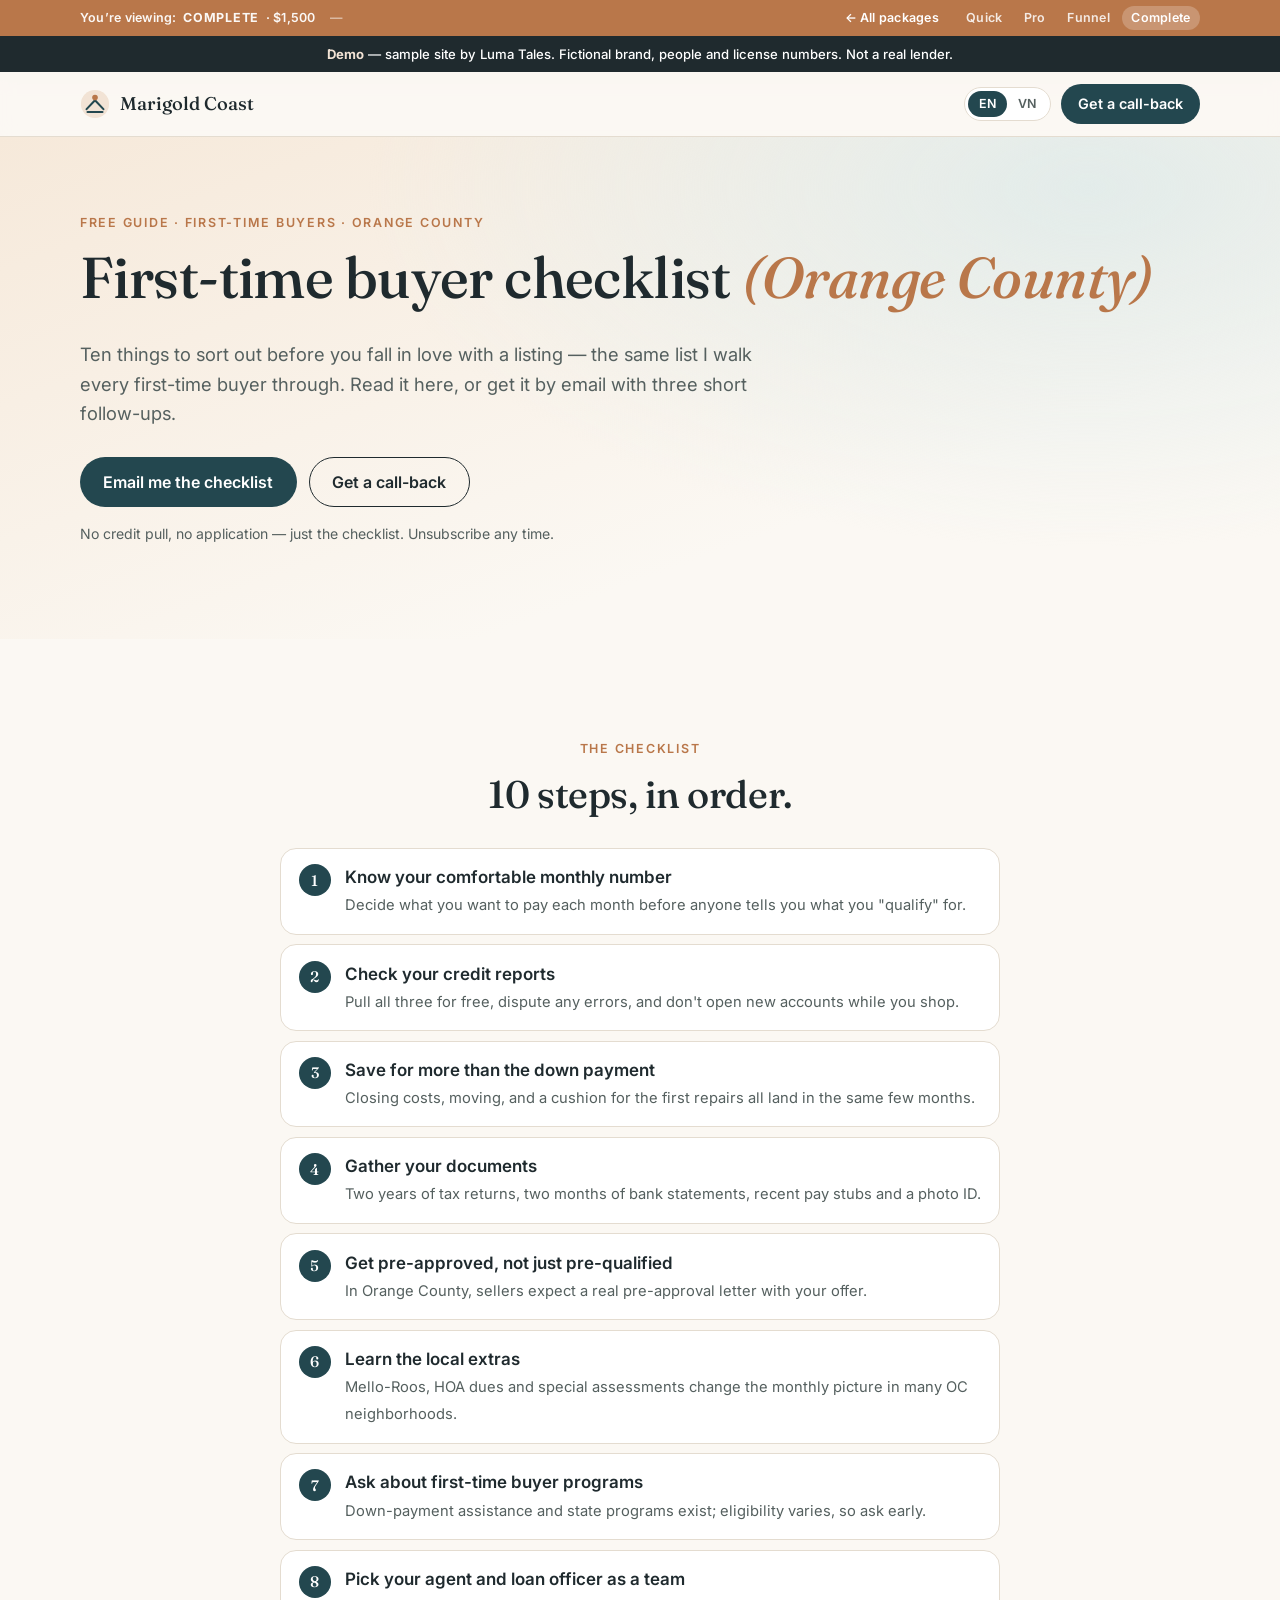
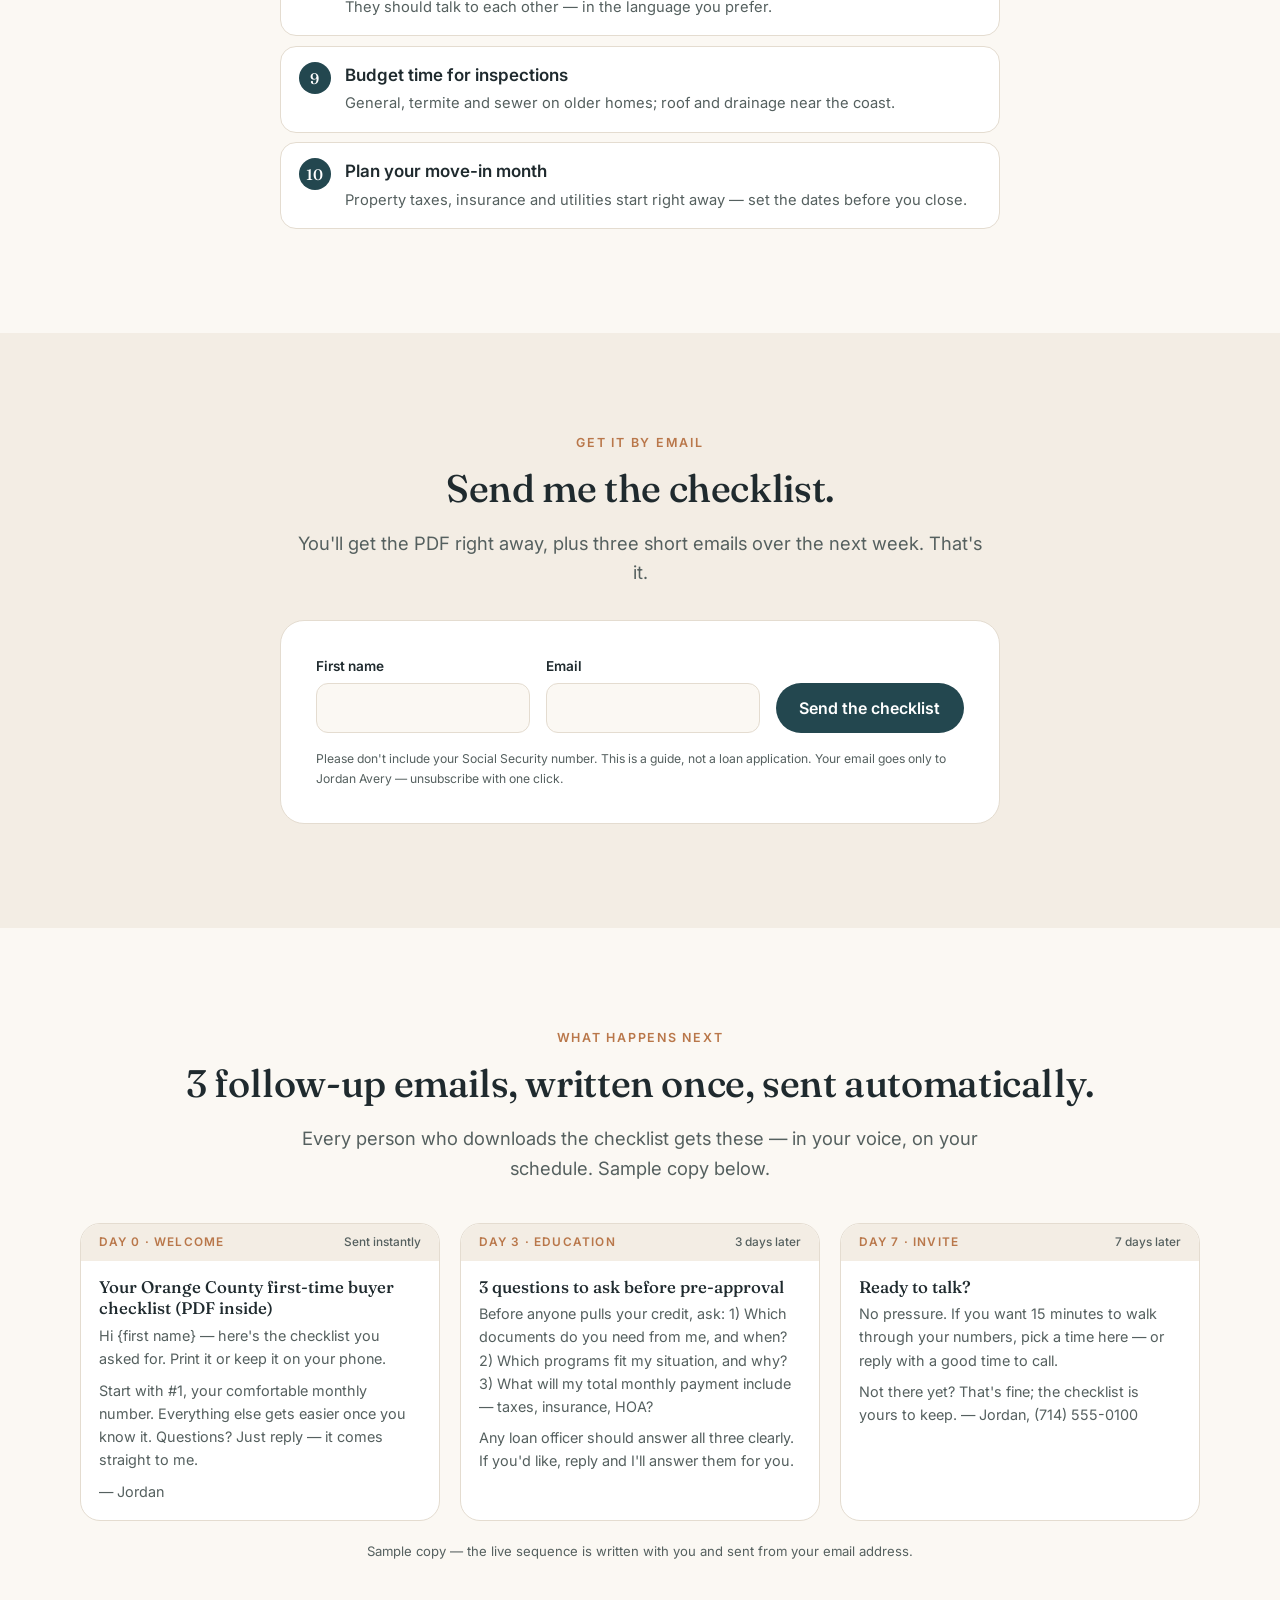
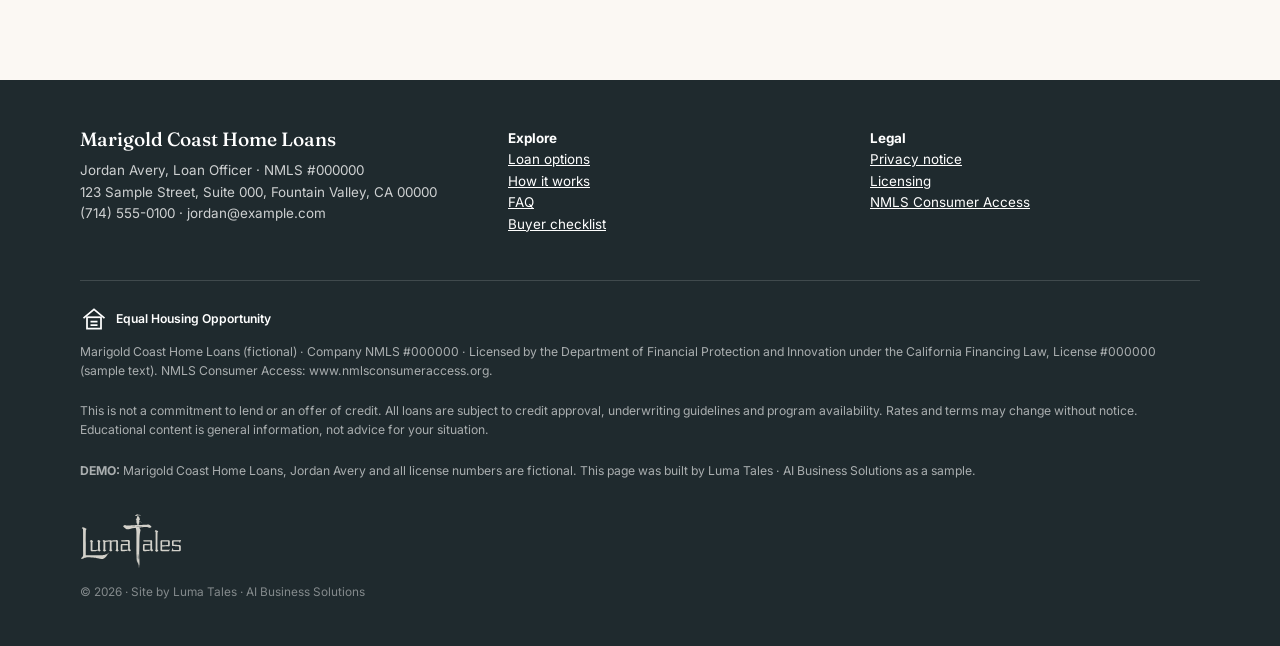
<file: public/complete/checklist.html>
<!DOCTYPE html>
<html lang="en" data-theme="coast" data-demo="true" data-tier="complete">
<head>
<meta charset="utf-8">
<meta name="viewport" content="width=device-width, initial-scale=1">
<title>Complete · $1,500 — First-time buyer checklist (offer page) | Luma Tales · AI Business Solutions</title>
<meta name="description" content="Sample lead-magnet page for a fictional loan officer: free first-time buyer checklist for Orange County, email capture and 3-email follow-up. Demo by Luma Tales.">
<meta name="robots" content="noindex, nofollow">
<meta name="author" content="Luma Tales · AI Business Solutions">
<meta name="theme-color" content="#23474F">
<link rel="preconnect" href="https://fonts.googleapis.com">
<link rel="preconnect" href="https://fonts.gstatic.com" crossorigin>
<link rel="stylesheet" href="https://fonts.googleapis.com/css2?family=Fraunces:ital,opsz,wght@0,9..144,400;0,9..144,500;1,9..144,400&family=Inter:wght@400;500;600&display=swap">
<link rel="stylesheet" href="../assets/luma-kit.css">
<link rel="stylesheet" href="../assets/showcase.css">
<script src="../assets/showcase.js"></script>
</head>
<body class="has-action-bar">

<div class="demo-banner" role="note"><strong>Demo</strong> — sample site by Luma Tales. Fictional brand, people and license numbers. Not a real lender.</div>

<!-- ========== HEADER ========== -->
<header class="site-header">
  <div class="wrap">
    <a class="logo" href="./" aria-label="Marigold Coast Home Loans — home">
      <svg viewBox="0 0 32 32" fill="none" aria-hidden="true"><circle cx="16" cy="16" r="15" fill="#F2E3D5"/><path d="M7 21.5 16 12l9 9.5" stroke="#23474F" stroke-width="2.2" stroke-linecap="round" stroke-linejoin="round"/><circle cx="16" cy="9" r="3" fill="#B9774A"/><path d="M8 24.5h16" stroke="#23474F" stroke-width="2.2" stroke-linecap="round"/></svg>
      <span>Marigold Coast</span>
    </a>
    <div class="header-actions">
      <div class="lang-toggle" role="group" aria-label="Language">
        <button type="button" data-lang="en" aria-pressed="true">EN</button>
        <button type="button" data-lang="vi" aria-pressed="false">VN</button>
      </div>
      <a class="btn btn--primary btn--sm" href="./#contact" data-track="cta_callback" data-place="header" data-i18n="nav_cta">Get a call-back</a>
    </div>
  </div>
</header>

<main id="top">
<!-- ========== OFFER HERO ========== -->
<section class="hero offer-hero">
  <div class="wrap">
    <div>
      <span class="eyebrow" data-i18n="ck_eyebrow">Free guide · First-time buyers · Orange County</span>
      <h1 data-i18n="ck_h1">First-time buyer checklist <em>(Orange County)</em></h1>
      <p class="lead" data-i18n="ck_lead">Ten things to sort out before you fall in love with a listing — the same list I walk every first-time buyer through. Read it here, or get it by email with three short follow-ups.</p>
      <div class="btn-row">
        <a class="btn btn--primary" href="#get" data-track="cta_checklist" data-place="hero"><span data-i18n="ck_cta">Email me the checklist</span></a>
        <a class="btn btn--ghost" href="./#contact" data-track="cta_callback" data-place="offer"><span data-i18n="cta_callback">Get a call-back</span></a>
      </div>
      <p class="hero-note" data-i18n="ck_note">No credit pull, no application — just the checklist. Unsubscribe any time.</p>
    </div>
  </div>
</section>

<!-- ========== CHECKLIST ========== -->
<section class="section" id="list">
  <div class="wrap">
    <div class="center reveal">
      <span class="eyebrow" data-i18n="ck_l_eyebrow">The checklist</span>
      <h2 data-i18n="ck_l_h2">10 steps, in order.</h2>
    </div>
    <ol class="checklist reveal">
      <li><div><strong>Know your comfortable monthly number</strong><span>Decide what you want to pay each month before anyone tells you what you "qualify" for.</span></div></li>
      <li><div><strong>Check your credit reports</strong><span>Pull all three for free, dispute any errors, and don't open new accounts while you shop.</span></div></li>
      <li><div><strong>Save for more than the down payment</strong><span>Closing costs, moving, and a cushion for the first repairs all land in the same few months.</span></div></li>
      <li><div><strong>Gather your documents</strong><span>Two years of tax returns, two months of bank statements, recent pay stubs and a photo ID.</span></div></li>
      <li><div><strong>Get pre-approved, not just pre-qualified</strong><span>In Orange County, sellers expect a real pre-approval letter with your offer.</span></div></li>
      <li><div><strong>Learn the local extras</strong><span>Mello-Roos, HOA dues and special assessments change the monthly picture in many OC neighborhoods.</span></div></li>
      <li><div><strong>Ask about first-time buyer programs</strong><span>Down-payment assistance and state programs exist; eligibility varies, so ask early.</span></div></li>
      <li><div><strong>Pick your agent and loan officer as a team</strong><span>They should talk to each other — in the language you prefer.</span></div></li>
      <li><div><strong>Budget time for inspections</strong><span>General, termite and sewer on older homes; roof and drainage near the coast.</span></div></li>
      <li><div><strong>Plan your move-in month</strong><span>Property taxes, insurance and utilities start right away — set the dates before you close.</span></div></li>
    </ol>
  </div>
</section>

<!-- ========== EMAIL CAPTURE (demo mode: never sends) ========== -->
<section class="section section--alt" id="get">
  <div class="wrap">
    <div class="center reveal">
      <span class="eyebrow" data-i18n="ck_g_eyebrow">Get it by email</span>
      <h2 data-i18n="ck_g_h2">Send me the checklist.</h2>
      <p class="lead" data-i18n="ck_g_lead">You'll get the PDF right away, plus three short emails over the next week. That's it.</p>
    </div>
    <form class="form capture reveal" data-luma-form action="https://api.web3forms.com/submit" method="POST" novalidate
          data-ok="Check your inbox — the checklist is on its way." data-err="Something went wrong. Please call (714) 555-0100.">
      <input type="hidden" name="access_key" value="DEMO">
      <input type="hidden" name="subject" value="Checklist download — Marigold Coast (demo)">
      <input type="hidden" name="offer" value="first-time-buyer-checklist-oc">
      <div class="hp" aria-hidden="true"><input type="text" name="botcheck" tabindex="-1" autocomplete="off"></div>
      <div class="row">
        <div class="field"><label for="g-name" data-i18n="l_first">First name</label><input id="g-name" name="name" autocomplete="given-name" required></div>
        <div class="field"><label for="g-email" data-i18n="l_email">Email</label><input id="g-email" name="email" type="email" autocomplete="email" required></div>
        <button class="btn btn--primary" type="submit" data-i18n="ck_submit">Send the checklist</button>
      </div>
      <p class="fine" data-i18n="ck_fine">Please don't include your Social Security number. This is a guide, not a loan application. Your email goes only to Jordan Avery — unsubscribe with one click.</p>
      <div class="form-status" aria-live="polite"></div>
    </form>
  </div>
</section>

<!-- ========== WHAT HAPPENS NEXT: 3 EMAILS ========== -->
<section class="section" id="next">
  <div class="wrap">
    <div class="center reveal">
      <span class="eyebrow" data-i18n="ck_n_eyebrow">What happens next</span>
      <h2 data-i18n="ck_n_h2">3 follow-up emails, written once, sent automatically.</h2>
      <p class="lead" data-i18n="ck_n_lead">Every person who downloads the checklist gets these — in your voice, on your schedule. Sample copy below.</p>
    </div>
    <div class="emails">
      <article class="email reveal">
        <div class="bar"><span>Day 0 · Welcome</span><span>Sent instantly</span></div>
        <div class="subj">Your Orange County first-time buyer checklist (PDF inside)</div>
        <div class="body">
          <p>Hi {first name} — here's the checklist you asked for. Print it or keep it on your phone.</p>
          <p>Start with #1, your comfortable monthly number. Everything else gets easier once you know it. Questions? Just reply — it comes straight to me.</p>
          <p>— Jordan</p>
        </div>
      </article>
      <article class="email reveal">
        <div class="bar"><span>Day 3 · Education</span><span>3 days later</span></div>
        <div class="subj">3 questions to ask before pre-approval</div>
        <div class="body">
          <p>Before anyone pulls your credit, ask: 1) Which documents do you need from me, and when? 2) Which programs fit my situation, and why? 3) What will my total monthly payment include — taxes, insurance, HOA?</p>
          <p>Any loan officer should answer all three clearly. If you'd like, reply and I'll answer them for you.</p>
        </div>
      </article>
      <article class="email reveal">
        <div class="bar"><span>Day 7 · Invite</span><span>7 days later</span></div>
        <div class="subj">Ready to talk?</div>
        <div class="body">
          <p>No pressure. If you want 15 minutes to walk through your numbers, pick a time here — or reply with a good time to call.</p>
          <p>Not there yet? That's fine; the checklist is yours to keep. — Jordan, (714) 555-0100</p>
        </div>
      </article>
    </div>
    <p class="review-note center" data-i18n="ck_n_note">Sample copy — the live sequence is written with you and sent from your email address.</p>
  </div>
</section>
</main>

<!-- ========== FOOTER (mortgage compliance template) ========== -->
<footer class="site-footer">
  <div class="wrap">
    <div class="footer-grid">
      <div>
        <div class="footer-brand">Marigold Coast Home Loans</div>
        <p>Jordan Avery, Loan Officer · NMLS #000000<br>123 Sample Street, Suite 000, Fountain Valley, CA 00000<br>(714) 555-0100 · jordan@example.com</p>
      </div>
      <div>
        <p><strong style="color:#fff" data-i18n="ft_explore">Explore</strong><br><a href="./#services" data-i18n="ft_s">Loan options</a><br><a href="./#how" data-i18n="ft_h">How it works</a><br><a href="./#faq">FAQ</a><br><a href="#list" data-i18n="ft_ck">Buyer checklist</a></p>
      </div>
      <div>
        <p><strong style="color:#fff" data-i18n="ft_legal">Legal</strong><br><a href="./#contact" data-i18n="ft_priv">Privacy notice</a><br><a href="./#contact" data-i18n="ft_lic">Licensing</a><br><a href="https://www.nmlsconsumeraccess.org" rel="noopener">NMLS Consumer Access</a></p>
      </div>
    </div>
    <div class="compliance">
      <span class="ehl"><svg viewBox="0 0 32 32" fill="none" stroke="currentColor" stroke-width="2" aria-hidden="true"><path d="M4 15 16 5l12 10"/><rect x="8" y="14" width="16" height="13"/><path d="M12 19h8M12 23h8"/></svg> Equal Housing Opportunity</span>
      <p>Marigold Coast Home Loans (fictional) · Company NMLS #000000 · Licensed by the Department of Financial Protection and Innovation under the California Financing Law, License #000000 (sample text). NMLS Consumer Access: www.nmlsconsumeraccess.org.</p>
      <p>This is not a commitment to lend or an offer of credit. All loans are subject to credit approval, underwriting guidelines and program availability. Rates and terms may change without notice. Educational content is general information, not advice for your situation.</p>
      <p><strong>DEMO:</strong> Marigold Coast Home Loans, Jordan Avery and all license numbers are fictional. This page was built by Luma Tales · AI Business Solutions as a sample.</p>
    </div>
    <p class="credit"><a class="credit-logo" href="https://lumatales.ai" aria-label="Luma Tales"><img src="../assets/lumatales-wordmark-dark.svg" alt="Luma Tales" height="56"></a><br>© <span data-year>2026</span> · Site by Luma Tales · AI Business Solutions</p>
  </div>
</footer>

<!-- Sticky mobile actions -->
<nav class="action-bar" aria-label="Quick actions">
  <a class="btn btn--ghost" href="tel:+17145550100" data-track="call" data-place="sticky"><span data-i18n="bar_call">Call</span></a>
  <a class="btn btn--primary" href="#get" data-track="cta_checklist" data-place="sticky"><span data-i18n="bar_ck">Get checklist</span></a>
</nav>

<script>
/* Vietnamese copy — shared keys + this page's headings. Checklist items and email samples stay English. */
window.LUMA_VI = {
  nav_cta: "Nhờ gọi lại", cta_callback: "Nhờ gọi lại",
  ck_eyebrow: "Tài liệu miễn phí · Mua nhà lần đầu · Orange County",
  ck_h1: "Checklist mua nhà lần đầu <em>(Orange County)</em>",
  ck_lead: "Mười việc cần làm rõ trước khi bạn ưng một căn — đúng danh sách tôi đi cùng mọi người mua nhà lần đầu. Đọc ngay ở đây, hoặc nhận qua email kèm ba thư ngắn tiếp theo.",
  ck_cta: "Gửi checklist qua email", ck_note: "Không kéo tín dụng, không đơn vay — chỉ là checklist. Hủy nhận bất cứ lúc nào.",
  ck_l_eyebrow: "Checklist", ck_l_h2: "10 bước, theo thứ tự.",
  ck_g_eyebrow: "Nhận qua email", ck_g_h2: "Gửi checklist cho tôi.",
  ck_g_lead: "Bạn nhận PDF ngay, cộng ba email ngắn trong tuần tới. Chỉ vậy thôi.",
  l_first: "Tên", l_email: "Email", ck_submit: "Gửi checklist",
  ck_fine: "Xin đừng ghi số An Sinh Xã Hội. Đây là tài liệu hướng dẫn, không phải đơn vay. Email chỉ gửi tới Jordan Avery — hủy nhận bằng một cú nhấp.",
  ck_n_eyebrow: "Tiếp theo là gì", ck_n_h2: "3 email theo sau, viết một lần, gửi tự động.",
  ck_n_lead: "Ai tải checklist cũng nhận các thư này — bằng giọng của bạn, theo lịch của bạn. Nội dung mẫu bên dưới.",
  ck_n_note: "Nội dung mẫu — chuỗi thư thật được viết cùng bạn và gửi từ email của bạn.",
  ft_explore: "Khám phá", ft_s: "Các loại vay", ft_h: "Cách làm việc", ft_ck: "Checklist mua nhà", ft_legal: "Pháp lý", ft_priv: "Quyền riêng tư", ft_lic: "Giấy phép",
  bar_call: "Gọi", bar_ck: "Nhận checklist"
};
</script>
<script src="../assets/luma-kit.js"></script>
</body>
</html>
</file>
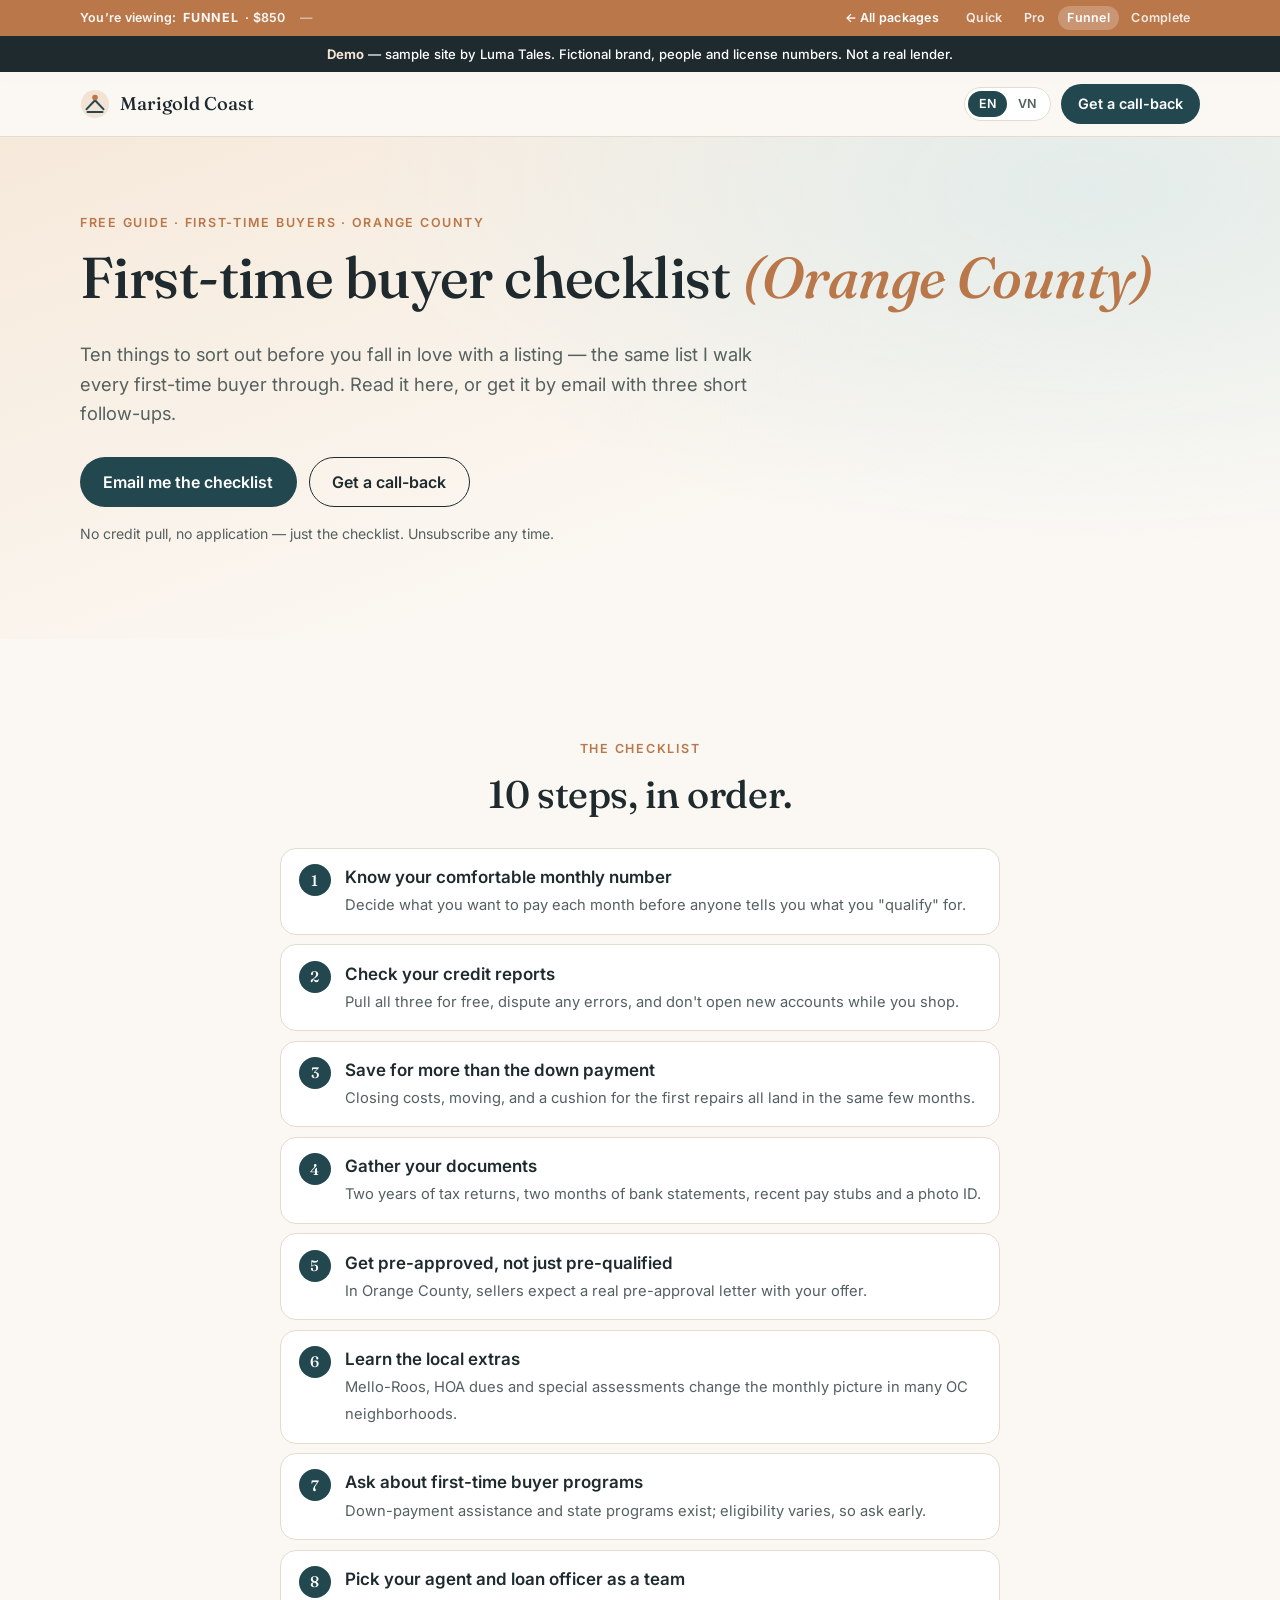
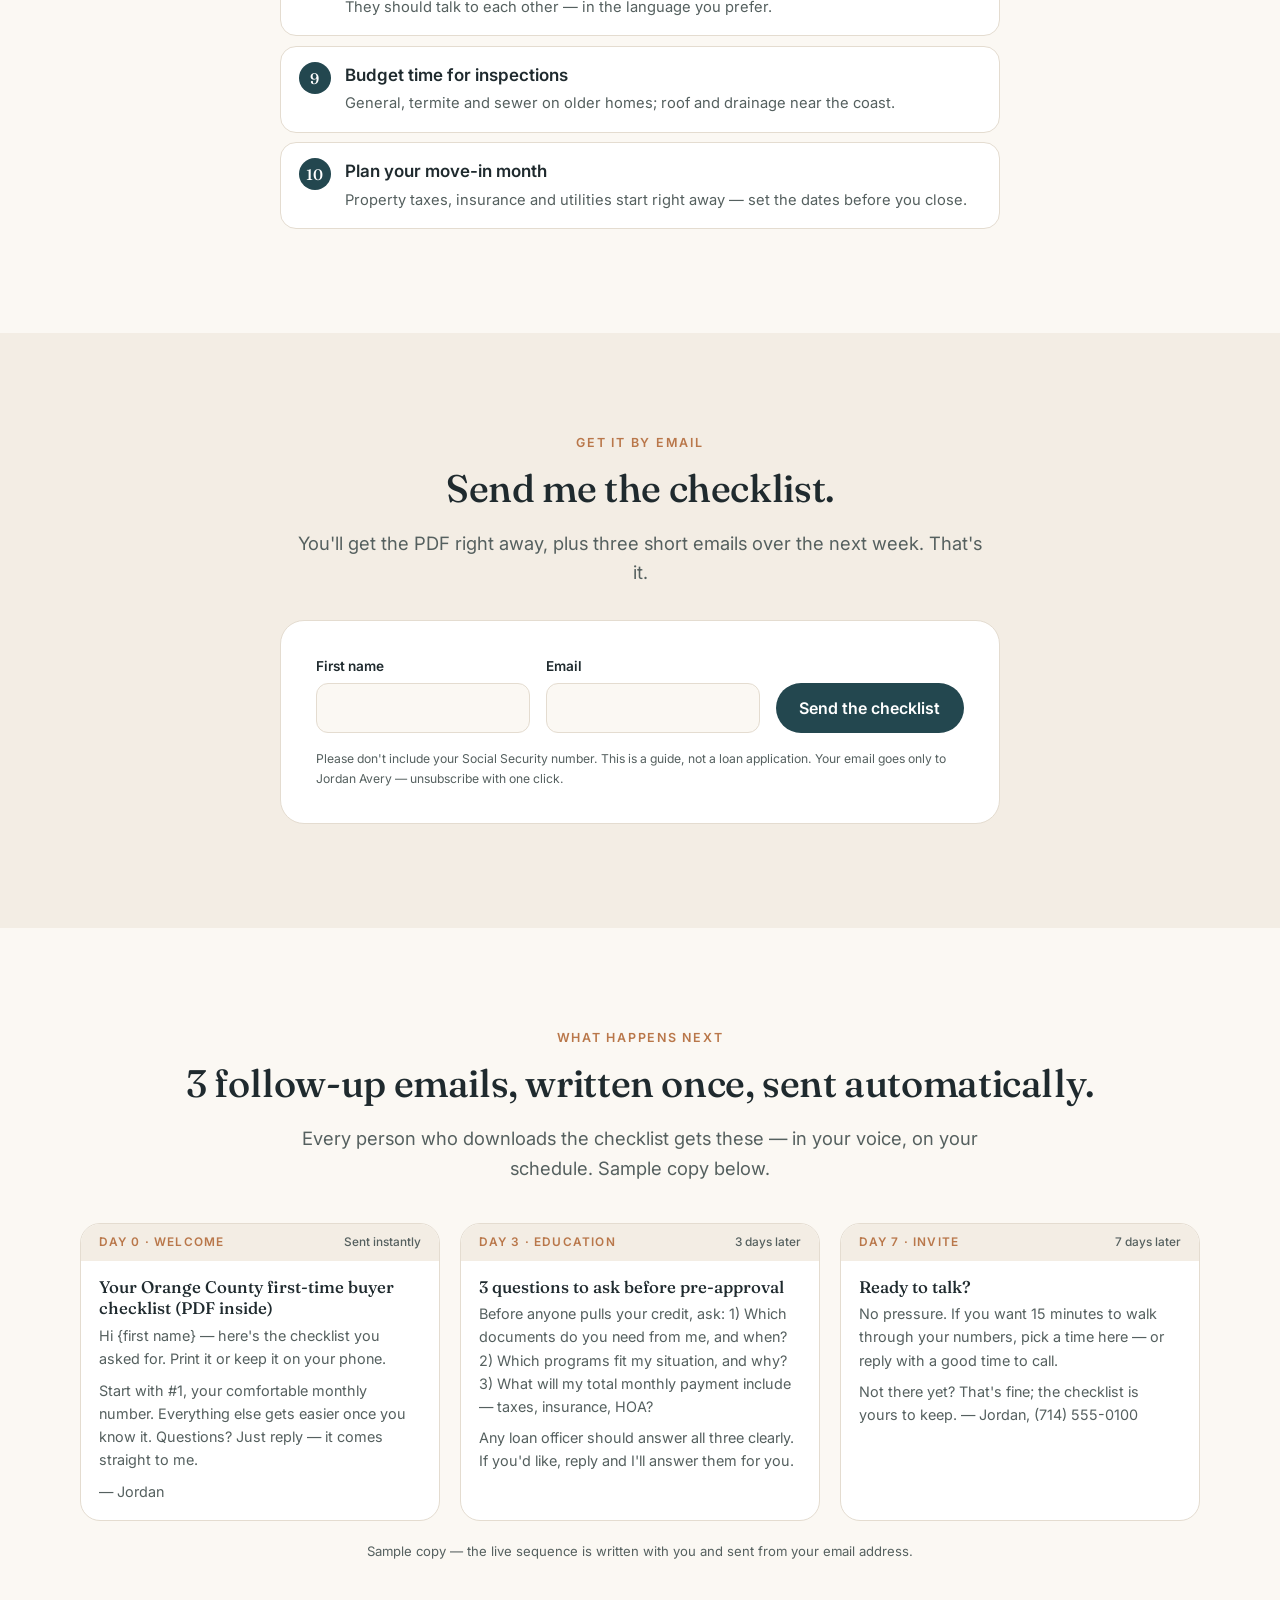
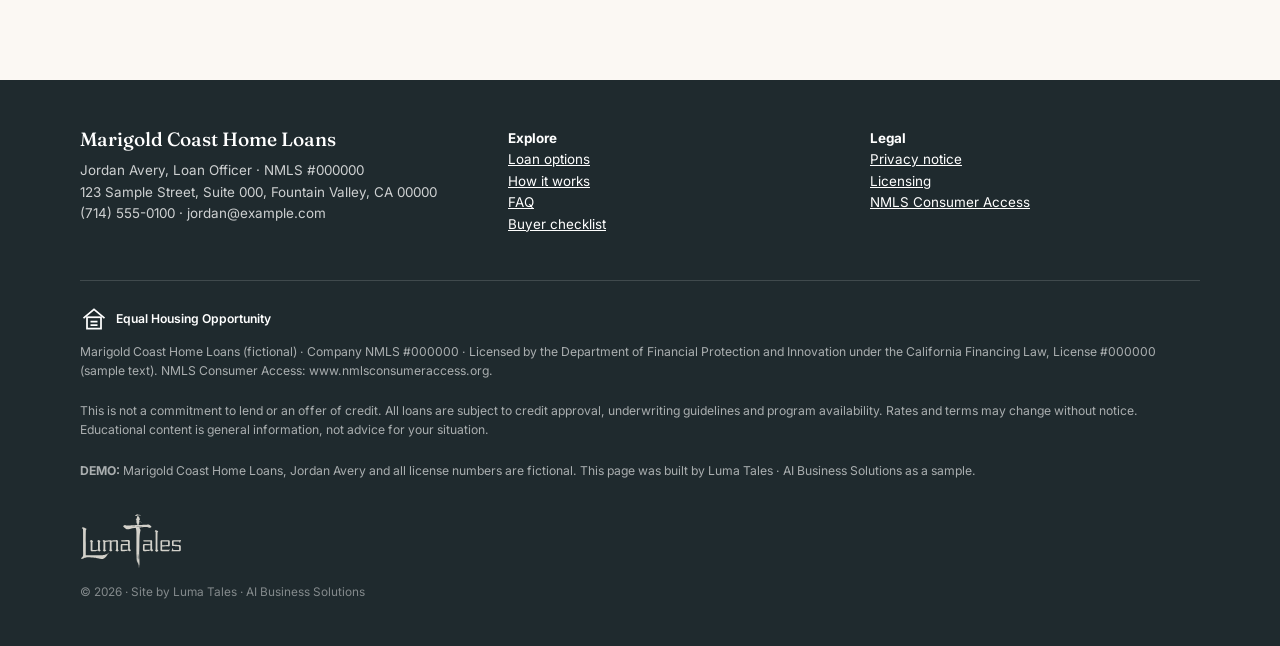
<file: public/funnel/checklist.html>
<!DOCTYPE html>
<html lang="en" data-theme="coast" data-demo="true" data-tier="funnel">
<head>
<meta charset="utf-8">
<meta name="viewport" content="width=device-width, initial-scale=1">
<title>Funnel · $850 — First-time buyer checklist (offer page) | Luma Tales · AI Business Solutions</title>
<meta name="description" content="Sample lead-magnet page for a fictional loan officer: free first-time buyer checklist for Orange County, email capture and 3-email follow-up. Demo by Luma Tales.">
<meta name="robots" content="noindex, nofollow">
<meta name="author" content="Luma Tales · AI Business Solutions">
<meta name="theme-color" content="#23474F">
<link rel="preconnect" href="https://fonts.googleapis.com">
<link rel="preconnect" href="https://fonts.gstatic.com" crossorigin>
<link rel="stylesheet" href="https://fonts.googleapis.com/css2?family=Fraunces:ital,opsz,wght@0,9..144,400;0,9..144,500;1,9..144,400&family=Inter:wght@400;500;600&display=swap">
<link rel="stylesheet" href="../assets/luma-kit.css">
<link rel="stylesheet" href="../assets/showcase.css">
<script src="../assets/showcase.js"></script>
</head>
<body class="has-action-bar">

<div class="demo-banner" role="note"><strong>Demo</strong> — sample site by Luma Tales. Fictional brand, people and license numbers. Not a real lender.</div>

<!-- ========== HEADER ========== -->
<header class="site-header">
  <div class="wrap">
    <a class="logo" href="./" aria-label="Marigold Coast Home Loans — home">
      <svg viewBox="0 0 32 32" fill="none" aria-hidden="true"><circle cx="16" cy="16" r="15" fill="#F2E3D5"/><path d="M7 21.5 16 12l9 9.5" stroke="#23474F" stroke-width="2.2" stroke-linecap="round" stroke-linejoin="round"/><circle cx="16" cy="9" r="3" fill="#B9774A"/><path d="M8 24.5h16" stroke="#23474F" stroke-width="2.2" stroke-linecap="round"/></svg>
      <span>Marigold Coast</span>
    </a>
    <div class="header-actions">
      <div class="lang-toggle" role="group" aria-label="Language">
        <button type="button" data-lang="en" aria-pressed="true">EN</button>
        <button type="button" data-lang="vi" aria-pressed="false">VN</button>
      </div>
      <a class="btn btn--primary btn--sm" href="./#contact" data-track="cta_callback" data-place="header" data-i18n="nav_cta">Get a call-back</a>
    </div>
  </div>
</header>

<main id="top">
<!-- ========== OFFER HERO ========== -->
<section class="hero offer-hero">
  <div class="wrap">
    <div>
      <span class="eyebrow" data-i18n="ck_eyebrow">Free guide · First-time buyers · Orange County</span>
      <h1 data-i18n="ck_h1">First-time buyer checklist <em>(Orange County)</em></h1>
      <p class="lead" data-i18n="ck_lead">Ten things to sort out before you fall in love with a listing — the same list I walk every first-time buyer through. Read it here, or get it by email with three short follow-ups.</p>
      <div class="btn-row">
        <a class="btn btn--primary" href="#get" data-track="cta_checklist" data-place="hero"><span data-i18n="ck_cta">Email me the checklist</span></a>
        <a class="btn btn--ghost" href="./#contact" data-track="cta_callback" data-place="offer"><span data-i18n="cta_callback">Get a call-back</span></a>
      </div>
      <p class="hero-note" data-i18n="ck_note">No credit pull, no application — just the checklist. Unsubscribe any time.</p>
    </div>
  </div>
</section>

<!-- ========== CHECKLIST ========== -->
<section class="section" id="list">
  <div class="wrap">
    <div class="center reveal">
      <span class="eyebrow" data-i18n="ck_l_eyebrow">The checklist</span>
      <h2 data-i18n="ck_l_h2">10 steps, in order.</h2>
    </div>
    <ol class="checklist reveal">
      <li><div><strong>Know your comfortable monthly number</strong><span>Decide what you want to pay each month before anyone tells you what you "qualify" for.</span></div></li>
      <li><div><strong>Check your credit reports</strong><span>Pull all three for free, dispute any errors, and don't open new accounts while you shop.</span></div></li>
      <li><div><strong>Save for more than the down payment</strong><span>Closing costs, moving, and a cushion for the first repairs all land in the same few months.</span></div></li>
      <li><div><strong>Gather your documents</strong><span>Two years of tax returns, two months of bank statements, recent pay stubs and a photo ID.</span></div></li>
      <li><div><strong>Get pre-approved, not just pre-qualified</strong><span>In Orange County, sellers expect a real pre-approval letter with your offer.</span></div></li>
      <li><div><strong>Learn the local extras</strong><span>Mello-Roos, HOA dues and special assessments change the monthly picture in many OC neighborhoods.</span></div></li>
      <li><div><strong>Ask about first-time buyer programs</strong><span>Down-payment assistance and state programs exist; eligibility varies, so ask early.</span></div></li>
      <li><div><strong>Pick your agent and loan officer as a team</strong><span>They should talk to each other — in the language you prefer.</span></div></li>
      <li><div><strong>Budget time for inspections</strong><span>General, termite and sewer on older homes; roof and drainage near the coast.</span></div></li>
      <li><div><strong>Plan your move-in month</strong><span>Property taxes, insurance and utilities start right away — set the dates before you close.</span></div></li>
    </ol>
  </div>
</section>

<!-- ========== EMAIL CAPTURE (demo mode: never sends) ========== -->
<section class="section section--alt" id="get">
  <div class="wrap">
    <div class="center reveal">
      <span class="eyebrow" data-i18n="ck_g_eyebrow">Get it by email</span>
      <h2 data-i18n="ck_g_h2">Send me the checklist.</h2>
      <p class="lead" data-i18n="ck_g_lead">You'll get the PDF right away, plus three short emails over the next week. That's it.</p>
    </div>
    <form class="form capture reveal" data-luma-form action="https://api.web3forms.com/submit" method="POST" novalidate
          data-ok="Check your inbox — the checklist is on its way." data-err="Something went wrong. Please call (714) 555-0100.">
      <input type="hidden" name="access_key" value="DEMO">
      <input type="hidden" name="subject" value="Checklist download — Marigold Coast (demo)">
      <input type="hidden" name="offer" value="first-time-buyer-checklist-oc">
      <div class="hp" aria-hidden="true"><input type="text" name="botcheck" tabindex="-1" autocomplete="off"></div>
      <div class="row">
        <div class="field"><label for="g-name" data-i18n="l_first">First name</label><input id="g-name" name="name" autocomplete="given-name" required></div>
        <div class="field"><label for="g-email" data-i18n="l_email">Email</label><input id="g-email" name="email" type="email" autocomplete="email" required></div>
        <button class="btn btn--primary" type="submit" data-i18n="ck_submit">Send the checklist</button>
      </div>
      <p class="fine" data-i18n="ck_fine">Please don't include your Social Security number. This is a guide, not a loan application. Your email goes only to Jordan Avery — unsubscribe with one click.</p>
      <div class="form-status" aria-live="polite"></div>
    </form>
  </div>
</section>

<!-- ========== WHAT HAPPENS NEXT: 3 EMAILS ========== -->
<section class="section" id="next">
  <div class="wrap">
    <div class="center reveal">
      <span class="eyebrow" data-i18n="ck_n_eyebrow">What happens next</span>
      <h2 data-i18n="ck_n_h2">3 follow-up emails, written once, sent automatically.</h2>
      <p class="lead" data-i18n="ck_n_lead">Every person who downloads the checklist gets these — in your voice, on your schedule. Sample copy below.</p>
    </div>
    <div class="emails">
      <article class="email reveal">
        <div class="bar"><span>Day 0 · Welcome</span><span>Sent instantly</span></div>
        <div class="subj">Your Orange County first-time buyer checklist (PDF inside)</div>
        <div class="body">
          <p>Hi {first name} — here's the checklist you asked for. Print it or keep it on your phone.</p>
          <p>Start with #1, your comfortable monthly number. Everything else gets easier once you know it. Questions? Just reply — it comes straight to me.</p>
          <p>— Jordan</p>
        </div>
      </article>
      <article class="email reveal">
        <div class="bar"><span>Day 3 · Education</span><span>3 days later</span></div>
        <div class="subj">3 questions to ask before pre-approval</div>
        <div class="body">
          <p>Before anyone pulls your credit, ask: 1) Which documents do you need from me, and when? 2) Which programs fit my situation, and why? 3) What will my total monthly payment include — taxes, insurance, HOA?</p>
          <p>Any loan officer should answer all three clearly. If you'd like, reply and I'll answer them for you.</p>
        </div>
      </article>
      <article class="email reveal">
        <div class="bar"><span>Day 7 · Invite</span><span>7 days later</span></div>
        <div class="subj">Ready to talk?</div>
        <div class="body">
          <p>No pressure. If you want 15 minutes to walk through your numbers, pick a time here — or reply with a good time to call.</p>
          <p>Not there yet? That's fine; the checklist is yours to keep. — Jordan, (714) 555-0100</p>
        </div>
      </article>
    </div>
    <p class="review-note center" data-i18n="ck_n_note">Sample copy — the live sequence is written with you and sent from your email address.</p>
  </div>
</section>
</main>

<!-- ========== FOOTER (mortgage compliance template) ========== -->
<footer class="site-footer">
  <div class="wrap">
    <div class="footer-grid">
      <div>
        <div class="footer-brand">Marigold Coast Home Loans</div>
        <p>Jordan Avery, Loan Officer · NMLS #000000<br>123 Sample Street, Suite 000, Fountain Valley, CA 00000<br>(714) 555-0100 · jordan@example.com</p>
      </div>
      <div>
        <p><strong style="color:#fff" data-i18n="ft_explore">Explore</strong><br><a href="./#services" data-i18n="ft_s">Loan options</a><br><a href="./#how" data-i18n="ft_h">How it works</a><br><a href="./#faq">FAQ</a><br><a href="#list" data-i18n="ft_ck">Buyer checklist</a></p>
      </div>
      <div>
        <p><strong style="color:#fff" data-i18n="ft_legal">Legal</strong><br><a href="./#contact" data-i18n="ft_priv">Privacy notice</a><br><a href="./#contact" data-i18n="ft_lic">Licensing</a><br><a href="https://www.nmlsconsumeraccess.org" rel="noopener">NMLS Consumer Access</a></p>
      </div>
    </div>
    <div class="compliance">
      <span class="ehl"><svg viewBox="0 0 32 32" fill="none" stroke="currentColor" stroke-width="2" aria-hidden="true"><path d="M4 15 16 5l12 10"/><rect x="8" y="14" width="16" height="13"/><path d="M12 19h8M12 23h8"/></svg> Equal Housing Opportunity</span>
      <p>Marigold Coast Home Loans (fictional) · Company NMLS #000000 · Licensed by the Department of Financial Protection and Innovation under the California Financing Law, License #000000 (sample text). NMLS Consumer Access: www.nmlsconsumeraccess.org.</p>
      <p>This is not a commitment to lend or an offer of credit. All loans are subject to credit approval, underwriting guidelines and program availability. Rates and terms may change without notice. Educational content is general information, not advice for your situation.</p>
      <p><strong>DEMO:</strong> Marigold Coast Home Loans, Jordan Avery and all license numbers are fictional. This page was built by Luma Tales · AI Business Solutions as a sample.</p>
    </div>
    <p class="credit"><a class="credit-logo" href="https://lumatales.ai" aria-label="Luma Tales"><img src="../assets/lumatales-wordmark-dark.svg" alt="Luma Tales" height="56"></a><br>© <span data-year>2026</span> · Site by Luma Tales · AI Business Solutions</p>
  </div>
</footer>

<!-- Sticky mobile actions -->
<nav class="action-bar" aria-label="Quick actions">
  <a class="btn btn--ghost" href="tel:+17145550100" data-track="call" data-place="sticky"><span data-i18n="bar_call">Call</span></a>
  <a class="btn btn--primary" href="#get" data-track="cta_checklist" data-place="sticky"><span data-i18n="bar_ck">Get checklist</span></a>
</nav>

<script>
/* Vietnamese copy — shared keys + this page's headings. Checklist items and email samples stay English. */
window.LUMA_VI = {
  nav_cta: "Nhờ gọi lại", cta_callback: "Nhờ gọi lại",
  ck_eyebrow: "Tài liệu miễn phí · Mua nhà lần đầu · Orange County",
  ck_h1: "Checklist mua nhà lần đầu <em>(Orange County)</em>",
  ck_lead: "Mười việc cần làm rõ trước khi bạn ưng một căn — đúng danh sách tôi đi cùng mọi người mua nhà lần đầu. Đọc ngay ở đây, hoặc nhận qua email kèm ba thư ngắn tiếp theo.",
  ck_cta: "Gửi checklist qua email", ck_note: "Không kéo tín dụng, không đơn vay — chỉ là checklist. Hủy nhận bất cứ lúc nào.",
  ck_l_eyebrow: "Checklist", ck_l_h2: "10 bước, theo thứ tự.",
  ck_g_eyebrow: "Nhận qua email", ck_g_h2: "Gửi checklist cho tôi.",
  ck_g_lead: "Bạn nhận PDF ngay, cộng ba email ngắn trong tuần tới. Chỉ vậy thôi.",
  l_first: "Tên", l_email: "Email", ck_submit: "Gửi checklist",
  ck_fine: "Xin đừng ghi số An Sinh Xã Hội. Đây là tài liệu hướng dẫn, không phải đơn vay. Email chỉ gửi tới Jordan Avery — hủy nhận bằng một cú nhấp.",
  ck_n_eyebrow: "Tiếp theo là gì", ck_n_h2: "3 email theo sau, viết một lần, gửi tự động.",
  ck_n_lead: "Ai tải checklist cũng nhận các thư này — bằng giọng của bạn, theo lịch của bạn. Nội dung mẫu bên dưới.",
  ck_n_note: "Nội dung mẫu — chuỗi thư thật được viết cùng bạn và gửi từ email của bạn.",
  ft_explore: "Khám phá", ft_s: "Các loại vay", ft_h: "Cách làm việc", ft_ck: "Checklist mua nhà", ft_legal: "Pháp lý", ft_priv: "Quyền riêng tư", ft_lic: "Giấy phép",
  bar_call: "Gọi", bar_ck: "Nhận checklist"
};
</script>
<script src="../assets/luma-kit.js"></script>
</body>
</html>
</file>
<file: assets/luma-kit.css>
/* ==========================================================================
   Luma Tales Website Kit — luma-kit.css v1 (30 Oct 2026)
   Reusable blocks for small-business landing pages. Mobile-first.
   Themes: set <html data-theme="coast|classic|sage">. Swap tokens per client.
   ========================================================================== */

/* ---------- 1. Theme tokens ---------- */
:root,
[data-theme="coast"] {            /* Look A — warm, film light-and-airy (Steven's photo look) */
  --bg: #FBF8F3;
  --bg-alt: #F3EDE4;
  --surface: #FFFFFF;
  --ink: #1F2A2E;
  --ink-soft: #55605F;
  --line: #E4DCD0;
  --brand: #23474F;               /* deep sea teal = trust */
  --brand-ink: #FFFFFF;
  --accent: #B9774A;              /* warm sunset clay */
  --accent-soft: #F2E3D5;
  --hero-a: #F6E9DA;
  --hero-b: #E3ECEA;
  --font-display: "Fraunces", Georgia, "Times New Roman", serif;
  --font-body: "Inter", system-ui, -apple-system, "Segoe UI", Roboto, sans-serif;
}
[data-theme="classic"] {          /* Look B — navy + white, banker-classic */
  --bg: #FFFFFF;
  --bg-alt: #F4F6FA;
  --surface: #FFFFFF;
  --ink: #14213D;
  --ink-soft: #4A5568;
  --line: #E2E8F0;
  --brand: #14213D;
  --brand-ink: #FFFFFF;
  --accent: #C9A227;
  --accent-soft: #FBF3D9;
  --hero-a: #EEF2F8;
  --hero-b: #FFFFFF;
}
[data-theme="sage"] {             /* Look C — modern charcoal + sage */
  --bg: #F7F8F5;
  --bg-alt: #ECEFE8;
  --surface: #FFFFFF;
  --ink: #222624;
  --ink-soft: #5B625E;
  --line: #DCE1D8;
  --brand: #2F3B35;
  --brand-ink: #FFFFFF;
  --accent: #7E9C82;
  --accent-soft: #E3ECE3;
  --hero-a: #E9EEE6;
  --hero-b: #F7F8F5;
}

/* ---------- 2. Base ---------- */
*, *::before, *::after { box-sizing: border-box; }
html { -webkit-text-size-adjust: 100%; scroll-behavior: smooth; }
@media (prefers-reduced-motion: reduce) { html { scroll-behavior: auto; } * { transition: none !important; animation: none !important; } }
body {
  margin: 0; background: var(--bg); color: var(--ink);
  font: 400 17px/1.6 var(--font-body);
  -webkit-font-smoothing: antialiased;
}
img, svg { max-width: 100%; display: block; }
a { color: var(--brand); }
h1, h2, h3 { font-family: var(--font-display); font-weight: 500; line-height: 1.15; letter-spacing: -0.01em; margin: 0 0 .5em; }
h1 { font-size: clamp(2.1rem, 6.5vw, 3.6rem); }
h2 { font-size: clamp(1.6rem, 4.5vw, 2.4rem); }
h3 { font-size: 1.25rem; }
p { margin: 0 0 1em; }
.wrap { width: min(1120px, 100% - 2.5rem); margin-inline: auto; }
.section { padding: clamp(3.5rem, 9vw, 6.5rem) 0; }
.section--alt { background: var(--bg-alt); }
.eyebrow { font: 600 .78rem/1 var(--font-body); letter-spacing: .14em; text-transform: uppercase; color: var(--accent); margin-bottom: 1rem; display: block; }
.lead { font-size: 1.15rem; color: var(--ink-soft); max-width: 38em; }
.center { text-align: center; } .center .lead { margin-inline: auto; }
.sr-only { position: absolute; width: 1px; height: 1px; overflow: hidden; clip: rect(0 0 0 0); white-space: nowrap; }
:focus-visible { outline: 3px solid var(--accent); outline-offset: 3px; border-radius: 4px; }

/* ---------- 3. Demo banner (remove for real clients) ---------- */
.demo-banner { background: var(--ink); color: #fff; text-align: center; font: 500 .82rem/1.4 var(--font-body); padding: .55rem 1rem; }
.demo-banner strong { color: var(--accent-soft); }

/* ---------- 4. Header + language toggle ---------- */
.site-header { position: sticky; top: 0; z-index: 50; background: color-mix(in srgb, var(--bg) 88%, transparent); backdrop-filter: blur(10px); border-bottom: 1px solid var(--line); }
.site-header .wrap { display: flex; align-items: center; justify-content: space-between; gap: 1rem; min-height: 64px; }
.logo { display: flex; align-items: center; gap: .6rem; text-decoration: none; color: var(--ink); font: 500 1.15rem/1 var(--font-display); }
.logo svg { width: 30px; height: 30px; }
.header-actions { display: flex; align-items: center; gap: .6rem; }
.lang-toggle { display: inline-flex; border: 1px solid var(--line); border-radius: 999px; padding: 3px; background: var(--surface); }
.lang-toggle button { border: 0; background: transparent; font: 600 .78rem/1 var(--font-body); padding: .45rem .7rem; border-radius: 999px; cursor: pointer; color: var(--ink-soft); }
.lang-toggle button[aria-pressed="true"] { background: var(--brand); color: var(--brand-ink); }

/* ---------- 5. Buttons (Apply / Book / Call) ---------- */
.btn { display: inline-flex; align-items: center; justify-content: center; gap: .5rem; min-height: 50px; padding: .8rem 1.4rem; border-radius: 999px; border: 1.5px solid transparent; font: 600 1rem/1 var(--font-body); text-decoration: none; cursor: pointer; transition: transform .15s ease, box-shadow .15s ease, background .15s ease; }
.btn svg { width: 18px; height: 18px; }
.btn:hover { transform: translateY(-1px); box-shadow: 0 8px 20px -10px rgb(0 0 0 / .35); }
.btn--primary { background: var(--brand); color: var(--brand-ink); }
.btn--accent  { background: var(--accent); color: #fff; }
.btn--ghost   { background: transparent; color: var(--ink); border-color: var(--ink); }
.btn--sm { min-height: 40px; padding: .55rem 1rem; font-size: .9rem; white-space: nowrap; }
@media (max-width: 520px) { .site-header .btn--sm { display: none; } }
.btn-row { display: flex; flex-wrap: wrap; gap: .75rem; }

/* Sticky mobile action bar */
.action-bar { position: fixed; inset: auto 0 0 0; z-index: 60; display: grid; grid-template-columns: 1fr 1fr; gap: .5rem; padding: .6rem .75rem calc(.6rem + env(safe-area-inset-bottom)); background: var(--surface); border-top: 1px solid var(--line); box-shadow: 0 -8px 24px -16px rgb(0 0 0 / .3); }
.action-bar .btn { min-height: 48px; }
@media (min-width: 860px) { .action-bar { display: none; } }
body.has-action-bar { padding-bottom: 76px; }
@media (min-width: 860px) { body.has-action-bar { padding-bottom: 0; } }

/* ---------- 6. Hero + one CTA ---------- */
.hero { position: relative; overflow: hidden; background: radial-gradient(1200px 600px at 85% 10%, var(--hero-b), transparent 60%), linear-gradient(160deg, var(--hero-a), var(--bg) 70%); }
.hero .wrap { display: grid; gap: 2.5rem; align-items: center; padding: clamp(2.5rem, 7vw, 5rem) 0; }
@media (min-width: 860px) { .hero .wrap { grid-template-columns: 1.15fr .85fr; } }
.hero h1 em { font-style: italic; color: var(--accent); }
.hero .lead { margin-bottom: 1.75rem; }
.hero-note { margin-top: 1rem; font-size: .88rem; color: var(--ink-soft); }
.trust-row { display: flex; flex-wrap: wrap; gap: .5rem 1.25rem; margin-top: 1.75rem; font-size: .88rem; color: var(--ink-soft); }
.trust-row span { display: inline-flex; align-items: center; gap: .4rem; }
.trust-row svg { width: 16px; height: 16px; color: var(--accent); }

/* Headshot frame — film-look placeholder until Steven's real photo */
.portrait { position: relative; justify-self: center; width: 100%; aspect-ratio: 4 / 5; border-radius: 200px 200px 24px 24px; overflow: hidden; background: linear-gradient(170deg, #EAD7C3, #C9B8A6 55%, #8E9A97); box-shadow: 0 30px 60px -30px rgb(31 42 46 / .45); }
.portrait img { width: 100%; height: 100%; object-fit: cover; }
.portrait .ph { position: absolute; inset: 0; display: grid; place-items: end center; }
.portrait .ph svg { width: 78%; color: rgb(255 255 255 / .55); }
.portrait .ph-label { position: absolute; top: 12%; left: 0; right: 0; text-align: center; color: #fff; font: 500 .82rem/1.3 var(--font-body); letter-spacing: .06em; text-shadow: 0 1px 8px rgb(0 0 0 / .25); }
.portrait::after { content: ""; position: absolute; inset: 0; background: radial-gradient(circle at 30% 20%, rgb(255 240 220 / .35), transparent 50%); pointer-events: none; } /* warm film glow */
.name-card { position: absolute; left: 50%; bottom: -1px; transform: translate(-50%, 50%); background: var(--surface); border: 1px solid var(--line); border-radius: 16px; padding: .7rem 1.1rem; text-align: center; white-space: nowrap; box-shadow: 0 12px 30px -18px rgb(0 0 0 / .4); }
.portrait-wrap { position: relative; justify-self: center; width: min(380px, 88%); padding-bottom: 2.2rem; }
.name-card strong { display: block; font: 500 1.05rem/1.2 var(--font-display); }
.name-card small { color: var(--ink-soft); font-size: .78rem; }

/* ---------- 7. Service cards (3) ---------- */
.cards { display: grid; gap: 1.25rem; margin-top: 2.5rem; }
@media (min-width: 760px) { .cards { grid-template-columns: repeat(3, 1fr); } }
.card { background: var(--surface); border: 1px solid var(--line); border-radius: 22px; padding: 1.75rem; display: flex; flex-direction: column; gap: .5rem; }
.card .icon { width: 48px; height: 48px; border-radius: 14px; display: grid; place-items: center; background: var(--accent-soft); color: var(--accent); margin-bottom: .5rem; }
.card .icon svg { width: 24px; height: 24px; }
.card p { color: var(--ink-soft); font-size: .97rem; flex: 1; }
.card a { font-weight: 600; text-decoration: none; }

/* ---------- 8. How it works ---------- */
.steps { counter-reset: step; display: grid; gap: 1rem; margin-top: 2.5rem; padding: 0; list-style: none; }
@media (min-width: 760px) { .steps { grid-template-columns: repeat(3, 1fr); gap: 2rem; } }
.steps li { counter-increment: step; position: relative; padding: 1.5rem 1.5rem 1.5rem 4.4rem; background: var(--surface); border-radius: 20px; border: 1px solid var(--line); }
.steps li::before { content: counter(step); position: absolute; left: 1.25rem; top: 1.35rem; width: 2.2rem; height: 2.2rem; border-radius: 50%; display: grid; place-items: center; background: var(--brand); color: var(--brand-ink); font: 500 1.05rem/1 var(--font-display); }
.steps h3 { margin-bottom: .3rem; }
.steps p { margin: 0; color: var(--ink-soft); font-size: .97rem; }

/* ---------- 9. Reviews ---------- */
.reviews { display: grid; gap: 1.25rem; margin-top: 2.5rem; }
@media (min-width: 760px) { .reviews { grid-template-columns: repeat(3, 1fr); } }
.review { background: var(--surface); border-radius: 22px; padding: 1.6rem; border: 1px solid var(--line); margin: 0; }
.review .stars { color: var(--accent); letter-spacing: 2px; font-size: 1rem; }
.review blockquote { margin: .6rem 0 1rem; font: 400 1.05rem/1.55 var(--font-display); }
.review figcaption { font-size: .85rem; color: var(--ink-soft); }
.review--placeholder { border-style: dashed; background: transparent; }
.review-note { margin-top: 1.25rem; font-size: .82rem; color: var(--ink-soft); }

/* ---------- 10. About ---------- */
.about { display: grid; gap: 2rem; align-items: center; }
@media (min-width: 860px) { .about { grid-template-columns: .8fr 1.2fr; gap: 4rem; } }
.about .portrait { width: min(320px, 80%); border-radius: 24px; aspect-ratio: 1 / 1.1; }
.facts { display: grid; grid-template-columns: repeat(3, 1fr); gap: 1rem; margin-top: 1.5rem; }
.facts div { border-top: 2px solid var(--accent); padding-top: .7rem; }
.facts strong { display: block; font: 500 1.5rem/1.1 var(--font-display); }
.facts span { font-size: .82rem; color: var(--ink-soft); }

/* ---------- 11. FAQ ---------- */
.faq { max-width: 780px; margin: 2.5rem auto 0; }
.faq details { border-bottom: 1px solid var(--line); padding: 1.1rem 0; }
.faq summary { cursor: pointer; list-style: none; display: flex; justify-content: space-between; gap: 1rem; font: 500 1.08rem/1.4 var(--font-display); }
.faq summary::-webkit-details-marker { display: none; }
.faq summary::after { content: "+"; font: 400 1.5rem/1 var(--font-body); color: var(--accent); transition: transform .2s; }
.faq details[open] summary::after { transform: rotate(45deg); }
.faq details p { margin: .7rem 0 0; color: var(--ink-soft); }

/* ---------- 12. Contact form ---------- */
.contact { display: grid; gap: 2.5rem; }
@media (min-width: 860px) { .contact { grid-template-columns: .9fr 1.1fr; gap: 4rem; } }
.contact-direct { display: grid; gap: .9rem; margin-top: 1.5rem; }
.contact-direct a { display: flex; align-items: center; gap: .7rem; text-decoration: none; color: var(--ink); font-weight: 500; }
.contact-direct svg { width: 20px; height: 20px; color: var(--accent); }
.form { background: var(--surface); border: 1px solid var(--line); border-radius: 24px; padding: clamp(1.25rem, 4vw, 2.2rem); display: grid; gap: 1rem; }
.form .row { display: grid; gap: 1rem; }
@media (min-width: 560px) { .form .row { grid-template-columns: 1fr 1fr; } }
.field label { display: block; font-size: .85rem; font-weight: 600; margin-bottom: .35rem; }
.field input, .field select, .field textarea { width: 100%; font: 400 1rem/1.4 var(--font-body); color: var(--ink); background: var(--bg); border: 1.5px solid var(--line); border-radius: 12px; padding: .8rem .9rem; min-height: 48px; }
.field textarea { min-height: 96px; resize: vertical; }
.field input:focus, .field select:focus, .field textarea:focus { border-color: var(--brand); outline: none; box-shadow: 0 0 0 3px var(--accent-soft); }
.check { display: flex; gap: .6rem; align-items: flex-start; font-size: .8rem; color: var(--ink-soft); line-height: 1.45; }
.check input { margin-top: .2rem; width: 18px; height: 18px; flex: none; accent-color: var(--brand); }
.form .fine { font-size: .76rem; color: var(--ink-soft); margin: 0; }
.form-status { border-radius: 12px; padding: .9rem 1rem; font-size: .92rem; display: none; }
.form-status.is-ok { display: block; background: var(--accent-soft); color: var(--ink); }
.form-status.is-err { display: block; background: #FDE8E8; color: #8A1C1C; }
.hp { position: absolute; left: -9999px; }

/* ---------- 13. Compliance footer ---------- */
.site-footer { background: var(--ink); color: rgb(255 255 255 / .78); font-size: .84rem; padding: 3rem 0 2rem; }
.site-footer a { color: #fff; }
.footer-grid { display: grid; gap: 2rem; }
@media (min-width: 760px) { .footer-grid { grid-template-columns: 1.2fr 1fr 1fr; } }
.footer-brand { font: 500 1.2rem/1.2 var(--font-display); color: #fff; margin-bottom: .6rem; }
.compliance { margin-top: 2rem; padding-top: 1.5rem; border-top: 1px solid rgb(255 255 255 / .15); display: grid; gap: .6rem; font-size: .76rem; line-height: 1.55; color: rgb(255 255 255 / .62); }
.ehl { display: inline-flex; align-items: center; gap: .5rem; color: #fff; font-weight: 600; }
.ehl svg { width: 28px; height: 28px; }
.credit { margin-top: 1.25rem; font-size: .74rem; color: rgb(255 255 255 / .45); }

/* ---------- 14. Reveal on scroll (progressive enhancement) ---------- */
.js .reveal { opacity: 0; transform: translateY(14px); transition: opacity .6s ease, transform .6s ease; }
.js .reveal.is-in { opacity: 1; transform: none; }
</file>
<file: public/assets/luma-kit.css>
/* ==========================================================================
   Luma Tales Website Kit — luma-kit.css v1 (30 Oct 2026)
   Reusable blocks for small-business landing pages. Mobile-first.
   Themes: set <html data-theme="coast|classic|sage">. Swap tokens per client.
   ========================================================================== */

/* ---------- 1. Theme tokens ---------- */
:root,
[data-theme="coast"] {            /* Look A — warm, film light-and-airy (Steven's photo look) */
  --bg: #FBF8F3;
  --bg-alt: #F3EDE4;
  --surface: #FFFFFF;
  --ink: #1F2A2E;
  --ink-soft: #55605F;
  --line: #E4DCD0;
  --brand: #23474F;               /* deep sea teal = trust */
  --brand-ink: #FFFFFF;
  --accent: #B9774A;              /* warm sunset clay */
  --accent-soft: #F2E3D5;
  --hero-a: #F6E9DA;
  --hero-b: #E3ECEA;
  --font-display: "Fraunces", Georgia, "Times New Roman", serif;
  --font-body: "Inter", system-ui, -apple-system, "Segoe UI", Roboto, sans-serif;
}
[data-theme="classic"] {          /* Look B — navy + white, banker-classic */
  --bg: #FFFFFF;
  --bg-alt: #F4F6FA;
  --surface: #FFFFFF;
  --ink: #14213D;
  --ink-soft: #4A5568;
  --line: #E2E8F0;
  --brand: #14213D;
  --brand-ink: #FFFFFF;
  --accent: #C9A227;
  --accent-soft: #FBF3D9;
  --hero-a: #EEF2F8;
  --hero-b: #FFFFFF;
}
[data-theme="sage"] {             /* Look C — modern charcoal + sage */
  --bg: #F7F8F5;
  --bg-alt: #ECEFE8;
  --surface: #FFFFFF;
  --ink: #222624;
  --ink-soft: #5B625E;
  --line: #DCE1D8;
  --brand: #2F3B35;
  --brand-ink: #FFFFFF;
  --accent: #7E9C82;
  --accent-soft: #E3ECE3;
  --hero-a: #E9EEE6;
  --hero-b: #F7F8F5;
}

/* ---------- 2. Base ---------- */
*, *::before, *::after { box-sizing: border-box; }
html { -webkit-text-size-adjust: 100%; scroll-behavior: smooth; }
@media (prefers-reduced-motion: reduce) { html { scroll-behavior: auto; } * { transition: none !important; animation: none !important; } }
body {
  margin: 0; background: var(--bg); color: var(--ink);
  font: 400 17px/1.6 var(--font-body);
  -webkit-font-smoothing: antialiased;
}
img, svg { max-width: 100%; display: block; }
a { color: var(--brand); }
h1, h2, h3 { font-family: var(--font-display); font-weight: 500; line-height: 1.15; letter-spacing: -0.01em; margin: 0 0 .5em; }
h1 { font-size: clamp(2.1rem, 6.5vw, 3.6rem); }
h2 { font-size: clamp(1.6rem, 4.5vw, 2.4rem); }
h3 { font-size: 1.25rem; }
p { margin: 0 0 1em; }
.wrap { width: min(1120px, 100% - 2.5rem); margin-inline: auto; }
.section { padding: clamp(3.5rem, 9vw, 6.5rem) 0; }
.section--alt { background: var(--bg-alt); }
.eyebrow { font: 600 .78rem/1 var(--font-body); letter-spacing: .14em; text-transform: uppercase; color: var(--accent); margin-bottom: 1rem; display: block; }
.lead { font-size: 1.15rem; color: var(--ink-soft); max-width: 38em; }
.center { text-align: center; } .center .lead { margin-inline: auto; }
.sr-only { position: absolute; width: 1px; height: 1px; overflow: hidden; clip: rect(0 0 0 0); white-space: nowrap; }
:focus-visible { outline: 3px solid var(--accent); outline-offset: 3px; border-radius: 4px; }

/* ---------- 3. Demo banner (remove for real clients) ---------- */
.demo-banner { background: var(--ink); color: #fff; text-align: center; font: 500 .82rem/1.4 var(--font-body); padding: .55rem 1rem; }
.demo-banner strong { color: var(--accent-soft); }

/* ---------- 4. Header + language toggle ---------- */
.site-header { position: sticky; top: 0; z-index: 50; background: color-mix(in srgb, var(--bg) 88%, transparent); backdrop-filter: blur(10px); border-bottom: 1px solid var(--line); }
.site-header .wrap { display: flex; align-items: center; justify-content: space-between; gap: 1rem; min-height: 64px; }
.logo { display: flex; align-items: center; gap: .6rem; text-decoration: none; color: var(--ink); font: 500 1.15rem/1 var(--font-display); }
.logo svg { width: 30px; height: 30px; }
.header-actions { display: flex; align-items: center; gap: .6rem; }
.lang-toggle { display: inline-flex; border: 1px solid var(--line); border-radius: 999px; padding: 3px; background: var(--surface); }
.lang-toggle button { border: 0; background: transparent; font: 600 .78rem/1 var(--font-body); padding: .45rem .7rem; border-radius: 999px; cursor: pointer; color: var(--ink-soft); }
.lang-toggle button[aria-pressed="true"] { background: var(--brand); color: var(--brand-ink); }

/* ---------- 5. Buttons (Apply / Book / Call) ---------- */
.btn { display: inline-flex; align-items: center; justify-content: center; gap: .5rem; min-height: 50px; padding: .8rem 1.4rem; border-radius: 999px; border: 1.5px solid transparent; font: 600 1rem/1 var(--font-body); text-decoration: none; cursor: pointer; transition: transform .15s ease, box-shadow .15s ease, background .15s ease; }
.btn svg { width: 18px; height: 18px; }
.btn:hover { transform: translateY(-1px); box-shadow: 0 8px 20px -10px rgb(0 0 0 / .35); }
.btn--primary { background: var(--brand); color: var(--brand-ink); }
.btn--accent  { background: var(--accent); color: #fff; }
.btn--ghost   { background: transparent; color: var(--ink); border-color: var(--ink); }
.btn--sm { min-height: 40px; padding: .55rem 1rem; font-size: .9rem; white-space: nowrap; }
@media (max-width: 520px) { .site-header .btn--sm { display: none; } }
.btn-row { display: flex; flex-wrap: wrap; gap: .75rem; }

/* Sticky mobile action bar */
.action-bar { position: fixed; inset: auto 0 0 0; z-index: 60; display: grid; grid-template-columns: 1fr 1fr; gap: .5rem; padding: .6rem .75rem calc(.6rem + env(safe-area-inset-bottom)); background: var(--surface); border-top: 1px solid var(--line); box-shadow: 0 -8px 24px -16px rgb(0 0 0 / .3); }
.action-bar .btn { min-height: 48px; }
@media (min-width: 860px) { .action-bar { display: none; } }
body.has-action-bar { padding-bottom: 76px; }
@media (min-width: 860px) { body.has-action-bar { padding-bottom: 0; } }

/* ---------- 6. Hero + one CTA ---------- */
.hero { position: relative; overflow: hidden; background: radial-gradient(1200px 600px at 85% 10%, var(--hero-b), transparent 60%), linear-gradient(160deg, var(--hero-a), var(--bg) 70%); }
.hero .wrap { display: grid; gap: 2.5rem; align-items: center; padding: clamp(2.5rem, 7vw, 5rem) 0; }
@media (min-width: 860px) { .hero .wrap { grid-template-columns: 1.15fr .85fr; } }
.hero h1 em { font-style: italic; color: var(--accent); }
.hero .lead { margin-bottom: 1.75rem; }
.hero-note { margin-top: 1rem; font-size: .88rem; color: var(--ink-soft); }
.trust-row { display: flex; flex-wrap: wrap; gap: .5rem 1.25rem; margin-top: 1.75rem; font-size: .88rem; color: var(--ink-soft); }
.trust-row span { display: inline-flex; align-items: center; gap: .4rem; }
.trust-row svg { width: 16px; height: 16px; color: var(--accent); }

/* Headshot frame — film-look placeholder until Steven's real photo */
.portrait { position: relative; justify-self: center; width: 100%; aspect-ratio: 4 / 5; border-radius: 200px 200px 24px 24px; overflow: hidden; background: linear-gradient(170deg, #EAD7C3, #C9B8A6 55%, #8E9A97); box-shadow: 0 30px 60px -30px rgb(31 42 46 / .45); }
.portrait img { width: 100%; height: 100%; object-fit: cover; }
.portrait .ph { position: absolute; inset: 0; display: grid; place-items: end center; }
.portrait .ph svg { width: 78%; color: rgb(255 255 255 / .55); }
.portrait .ph-label { position: absolute; top: 12%; left: 0; right: 0; text-align: center; color: #fff; font: 500 .82rem/1.3 var(--font-body); letter-spacing: .06em; text-shadow: 0 1px 8px rgb(0 0 0 / .25); }
.portrait::after { content: ""; position: absolute; inset: 0; background: radial-gradient(circle at 30% 20%, rgb(255 240 220 / .35), transparent 50%); pointer-events: none; } /* warm film glow */
.name-card { position: absolute; left: 50%; bottom: -1px; transform: translate(-50%, 50%); background: var(--surface); border: 1px solid var(--line); border-radius: 16px; padding: .7rem 1.1rem; text-align: center; white-space: nowrap; box-shadow: 0 12px 30px -18px rgb(0 0 0 / .4); }
.portrait-wrap { position: relative; justify-self: center; width: min(380px, 88%); padding-bottom: 2.2rem; }
.name-card strong { display: block; font: 500 1.05rem/1.2 var(--font-display); }
.name-card small { color: var(--ink-soft); font-size: .78rem; }

/* ---------- 7. Service cards (3) ---------- */
.cards { display: grid; gap: 1.25rem; margin-top: 2.5rem; }
@media (min-width: 760px) { .cards { grid-template-columns: repeat(3, 1fr); } }
.card { background: var(--surface); border: 1px solid var(--line); border-radius: 22px; padding: 1.75rem; display: flex; flex-direction: column; gap: .5rem; }
.card .icon { width: 48px; height: 48px; border-radius: 14px; display: grid; place-items: center; background: var(--accent-soft); color: var(--accent); margin-bottom: .5rem; }
.card .icon svg { width: 24px; height: 24px; }
.card p { color: var(--ink-soft); font-size: .97rem; flex: 1; }
.card a { font-weight: 600; text-decoration: none; }

/* ---------- 8. How it works ---------- */
.steps { counter-reset: step; display: grid; gap: 1rem; margin-top: 2.5rem; padding: 0; list-style: none; }
@media (min-width: 760px) { .steps { grid-template-columns: repeat(3, 1fr); gap: 2rem; } }
.steps li { counter-increment: step; position: relative; padding: 1.5rem 1.5rem 1.5rem 4.4rem; background: var(--surface); border-radius: 20px; border: 1px solid var(--line); }
.steps li::before { content: counter(step); position: absolute; left: 1.25rem; top: 1.35rem; width: 2.2rem; height: 2.2rem; border-radius: 50%; display: grid; place-items: center; background: var(--brand); color: var(--brand-ink); font: 500 1.05rem/1 var(--font-display); }
.steps h3 { margin-bottom: .3rem; }
.steps p { margin: 0; color: var(--ink-soft); font-size: .97rem; }

/* ---------- 9. Reviews ---------- */
.reviews { display: grid; gap: 1.25rem; margin-top: 2.5rem; }
@media (min-width: 760px) { .reviews { grid-template-columns: repeat(3, 1fr); } }
.review { background: var(--surface); border-radius: 22px; padding: 1.6rem; border: 1px solid var(--line); margin: 0; }
.review .stars { color: var(--accent); letter-spacing: 2px; font-size: 1rem; }
.review blockquote { margin: .6rem 0 1rem; font: 400 1.05rem/1.55 var(--font-display); }
.review figcaption { font-size: .85rem; color: var(--ink-soft); }
.review--placeholder { border-style: dashed; background: transparent; }
.review-note { margin-top: 1.25rem; font-size: .82rem; color: var(--ink-soft); }

/* ---------- 10. About ---------- */
.about { display: grid; gap: 2rem; align-items: center; }
@media (min-width: 860px) { .about { grid-template-columns: .8fr 1.2fr; gap: 4rem; } }
.about .portrait { width: min(320px, 80%); border-radius: 24px; aspect-ratio: 1 / 1.1; }
.facts { display: grid; grid-template-columns: repeat(3, 1fr); gap: 1rem; margin-top: 1.5rem; }
.facts div { border-top: 2px solid var(--accent); padding-top: .7rem; }
.facts strong { display: block; font: 500 1.5rem/1.1 var(--font-display); }
.facts span { font-size: .82rem; color: var(--ink-soft); }

/* ---------- 11. FAQ ---------- */
.faq { max-width: 780px; margin: 2.5rem auto 0; }
.faq details { border-bottom: 1px solid var(--line); padding: 1.1rem 0; }
.faq summary { cursor: pointer; list-style: none; display: flex; justify-content: space-between; gap: 1rem; font: 500 1.08rem/1.4 var(--font-display); }
.faq summary::-webkit-details-marker { display: none; }
.faq summary::after { content: "+"; font: 400 1.5rem/1 var(--font-body); color: var(--accent); transition: transform .2s; }
.faq details[open] summary::after { transform: rotate(45deg); }
.faq details p { margin: .7rem 0 0; color: var(--ink-soft); }

/* ---------- 12. Contact form ---------- */
.contact { display: grid; gap: 2.5rem; }
@media (min-width: 860px) { .contact { grid-template-columns: .9fr 1.1fr; gap: 4rem; } }
.contact-direct { display: grid; gap: .9rem; margin-top: 1.5rem; }
.contact-direct a { display: flex; align-items: center; gap: .7rem; text-decoration: none; color: var(--ink); font-weight: 500; }
.contact-direct svg { width: 20px; height: 20px; color: var(--accent); }
.form { background: var(--surface); border: 1px solid var(--line); border-radius: 24px; padding: clamp(1.25rem, 4vw, 2.2rem); display: grid; gap: 1rem; }
.form .row { display: grid; gap: 1rem; }
@media (min-width: 560px) { .form .row { grid-template-columns: 1fr 1fr; } }
.field label { display: block; font-size: .85rem; font-weight: 600; margin-bottom: .35rem; }
.field input, .field select, .field textarea { width: 100%; font: 400 1rem/1.4 var(--font-body); color: var(--ink); background: var(--bg); border: 1.5px solid var(--line); border-radius: 12px; padding: .8rem .9rem; min-height: 48px; }
.field textarea { min-height: 96px; resize: vertical; }
.field input:focus, .field select:focus, .field textarea:focus { border-color: var(--brand); outline: none; box-shadow: 0 0 0 3px var(--accent-soft); }
.check { display: flex; gap: .6rem; align-items: flex-start; font-size: .8rem; color: var(--ink-soft); line-height: 1.45; }
.check input { margin-top: .2rem; width: 18px; height: 18px; flex: none; accent-color: var(--brand); }
.form .fine { font-size: .76rem; color: var(--ink-soft); margin: 0; }
.form-status { border-radius: 12px; padding: .9rem 1rem; font-size: .92rem; display: none; }
.form-status.is-ok { display: block; background: var(--accent-soft); color: var(--ink); }
.form-status.is-err { display: block; background: #FDE8E8; color: #8A1C1C; }
.hp { position: absolute; left: -9999px; }

/* ---------- 13. Compliance footer ---------- */
.site-footer { background: var(--ink); color: rgb(255 255 255 / .78); font-size: .84rem; padding: 3rem 0 2rem; }
.site-footer a { color: #fff; }
.footer-grid { display: grid; gap: 2rem; }
@media (min-width: 760px) { .footer-grid { grid-template-columns: 1.2fr 1fr 1fr; } }
.footer-brand { font: 500 1.2rem/1.2 var(--font-display); color: #fff; margin-bottom: .6rem; }
.compliance { margin-top: 2rem; padding-top: 1.5rem; border-top: 1px solid rgb(255 255 255 / .15); display: grid; gap: .6rem; font-size: .76rem; line-height: 1.55; color: rgb(255 255 255 / .62); }
.ehl { display: inline-flex; align-items: center; gap: .5rem; color: #fff; font-weight: 600; }
.ehl svg { width: 28px; height: 28px; }
.credit { margin-top: 1.25rem; font-size: .74rem; color: rgb(255 255 255 / .45); }
.credit-logo { display: inline-block; margin-bottom: .5rem; opacity: .85; } .credit-logo img { height: 56px; width: auto; display: block; }

/* ---------- 14. Reveal on scroll (progressive enhancement) ---------- */
.js .reveal { opacity: 0; transform: translateY(14px); transition: opacity .6s ease, transform .6s ease; }
.js .reveal.is-in { opacity: 1; transform: none; }
</file>
<file: public/assets/showcase.css>
/* ==========================================================================
   Luma Tales Website Kit — showcase.css (4 Nov 2026)
   Add-on styles for the sales showcase: tier strip, package home, Pro lead
   panel, Funnel checklist/emails, Complete calculator/booking/blog.
   Loads after luma-kit.css and reuses its tokens. Mobile-first.
   ========================================================================== */

/* ---------- A. Tier strip (injected by showcase.js) ---------- */
:root { --strip-h: 36px; }
.tier-strip { position: sticky; top: 0; z-index: 80; height: var(--strip-h); background: var(--accent); color: #fff; font: 600 .78rem/1 var(--font-body); letter-spacing: .02em; }
.tier-strip .wrap { display: flex; align-items: center; gap: .9rem; height: 100%; white-space: nowrap; overflow-x: auto; scrollbar-width: none; -webkit-overflow-scrolling: touch; }
.tier-strip .wrap::-webkit-scrollbar { display: none; }
.tier-strip .viewing { display: inline-flex; align-items: center; gap: .4rem; opacity: .95; }
.tier-strip .viewing b { font-weight: 700; letter-spacing: .06em; text-transform: uppercase; }
.tier-strip .sep { opacity: .55; }
.tier-strip nav { display: inline-flex; align-items: center; gap: .15rem; margin-left: auto; }
.tier-strip nav a { color: #fff; text-decoration: none; padding: .35rem .6rem; border-radius: 999px; opacity: .85; }
.tier-strip nav a:hover { opacity: 1; background: rgb(255 255 255 / .14); }
.tier-strip nav a[aria-current="page"] { opacity: 1; background: rgb(255 255 255 / .22); }
.tier-strip nav a.all { opacity: 1; margin-right: .35rem; }
@media (max-width: 560px) {
  :root { --strip-h: 44px; }                       /* taller strip = finger-sized package links */
  .tier-strip { font-size: .76rem; }
  .tier-strip .wrap { width: calc(100% - 1rem); gap: .4rem; }
  .tier-strip .viewing .lbl, .tier-strip .sep, .tier-strip nav a.all .long { display: none; }
  .tier-strip nav { gap: 0; }
  .tier-strip nav a { padding: .8rem .36rem; }
  .tier-strip nav a.all { margin-right: .1rem; }
  .lang-toggle button { min-height: 36px; padding-inline: .8rem; }
}
@media (max-width: 430px) {
  .tier-strip nav a.all .txt { display: none; }    /* arrow only; the link keeps its aria-label */
  .tier-strip nav a.all { padding-inline: .55rem; }
}
@media (max-width: 380px) {
  .tier-strip { font-size: .7rem; }
  .tier-strip nav a { padding-inline: .3rem; }
}
@media (max-width: 350px) {
  .tier-strip .viewing .price { display: none; }   /* very small phones: package name stays, price drops */
}
body.has-strip .site-header { top: var(--strip-h); }

/* ---------- B. Showcase home (packages) ---------- */
.show-hero { background: linear-gradient(160deg, var(--hero-a), var(--bg) 70%); padding: clamp(2.5rem, 7vw, 5rem) 0 clamp(2rem, 5vw, 3.5rem); }
.show-hero h1 { max-width: 20ch; }
.show-hero h1 em { font-style: italic; color: var(--accent); }
.theme-switch { display: inline-flex; flex-wrap: wrap; align-items: center; gap: .5rem; margin-top: 1.5rem; padding: .5rem .6rem .5rem .9rem; background: var(--surface); border: 1px solid var(--line); border-radius: 999px; max-width: 100%; }
.theme-switch span { font: 600 .78rem/1 var(--font-body); letter-spacing: .08em; text-transform: uppercase; color: var(--ink-soft); }
.theme-switch button { display: inline-flex; align-items: center; gap: .45rem; border: 1.5px solid var(--line); background: transparent; border-radius: 999px; padding: .5rem .85rem; font: 600 .85rem/1 var(--font-body); color: var(--ink); cursor: pointer; }
.theme-switch button i { width: 14px; height: 14px; border-radius: 50%; display: inline-block; border: 1px solid rgb(0 0 0 / .12); }
.theme-switch button[aria-pressed="true"] { border-color: var(--brand); background: var(--accent-soft); }
.theme-switch button[data-set-theme="coast"] i { background: linear-gradient(135deg, #23474F 50%, #B9774A 50%); }
.theme-switch button[data-set-theme="classic"] i { background: linear-gradient(135deg, #14213D 50%, #C9A227 50%); }
.theme-switch button[data-set-theme="sage"] i { background: linear-gradient(135deg, #2F3B35 50%, #7E9C82 50%); }
.theme-note { font-size: .82rem; color: var(--ink-soft); margin-top: .75rem; }

.packages { display: grid; gap: 1.25rem; margin-top: 2.5rem; }
@media (min-width: 640px) { .packages { grid-template-columns: repeat(2, 1fr); } }
@media (min-width: 1000px) { .packages { grid-template-columns: repeat(4, 1fr); } }
.pkg { position: relative; background: var(--surface); border: 1px solid var(--line); border-radius: 22px; padding: 1.6rem; display: flex; flex-direction: column; gap: .6rem; }
.pkg--featured { border-color: var(--accent); box-shadow: 0 24px 50px -36px rgb(0 0 0 / .45); }
.pkg .tag { position: absolute; top: -.75rem; left: 1.4rem; background: var(--accent); color: #fff; font: 600 .7rem/1 var(--font-body); letter-spacing: .1em; text-transform: uppercase; padding: .4rem .7rem; border-radius: 999px; }
.pkg .tier { font: 600 .74rem/1 var(--font-body); letter-spacing: .14em; text-transform: uppercase; color: var(--accent); }
.pkg .price { font: 500 2.2rem/1 var(--font-display); margin: .2rem 0 .3rem; }
.pkg .price small { font: 500 .85rem/1 var(--font-body); color: var(--ink-soft); margin-left: .3rem; }
.pkg .for { color: var(--ink-soft); font-size: .92rem; margin: 0; min-height: 2.8em; }
.pkg ul { list-style: none; margin: .4rem 0 .9rem; padding: 0; display: grid; gap: .5rem; flex: 1; }
.pkg li { display: flex; gap: .55rem; align-items: flex-start; font-size: .93rem; line-height: 1.45; }
.pkg li::before { content: ""; flex: none; width: 18px; height: 18px; margin-top: .15rem; border-radius: 50%; background: var(--accent-soft) url("data:image/svg+xml,%3Csvg xmlns='http://www.w3.org/2000/svg' viewBox='0 0 24 24' fill='none' stroke='%23B9774A' stroke-width='3' stroke-linecap='round' stroke-linejoin='round'%3E%3Cpath d='M5 12.5l4.5 4.5L19 7'/%3E%3C/svg%3E") center/11px no-repeat; }
.pkg .btn { width: 100%; }
.pkg .incl { font-size: .78rem; color: var(--ink-soft); margin: .4rem 0 0; }
.show-foot { background: var(--ink); color: rgb(255 255 255 / .75); font-size: .84rem; padding: 2.25rem 0; text-align: center; }
.show-foot a { color: #fff; }

/* ---------- C. Pro — lead → 1003 preview + sources ---------- */
.lead-panel { grid-column: 1 / -1; background: var(--surface); border: 1.5px solid var(--brand); border-radius: 24px; padding: clamp(1.25rem, 4vw, 2rem); display: grid; gap: 1.25rem; }
.lead-panel[hidden] { display: none; }
.lead-panel header { display: flex; flex-wrap: wrap; gap: .5rem 1rem; align-items: baseline; justify-content: space-between; }
.lead-panel header h3 { margin: 0; }
.lead-panel .pill { font: 600 .72rem/1 var(--font-body); letter-spacing: .1em; text-transform: uppercase; color: var(--brand); background: var(--accent-soft); padding: .4rem .7rem; border-radius: 999px; }
.urla { display: grid; gap: 1rem; }
@media (min-width: 760px) { .urla { grid-template-columns: repeat(3, 1fr); } }
.urla section { border: 1px solid var(--line); border-radius: 16px; padding: 1rem 1.1rem; background: var(--bg); }
.urla h4 { margin: 0 0 .6rem; font: 600 .74rem/1.2 var(--font-body); letter-spacing: .12em; text-transform: uppercase; color: var(--accent); }
.urla dl { margin: 0; display: grid; grid-template-columns: auto 1fr; gap: .35rem .8rem; font-size: .9rem; }
.urla dt { color: var(--ink-soft); }
.urla dd { margin: 0; font-weight: 500; overflow-wrap: anywhere; }
.lead-meta { display: flex; flex-wrap: wrap; gap: .75rem 1.25rem; align-items: center; font-size: .88rem; color: var(--ink-soft); }
.lead-meta strong { color: var(--ink); }
.lead-panel .btn[disabled] { opacity: .55; cursor: not-allowed; transform: none; box-shadow: none; }
.lead-panel .note { font-size: .8rem; color: var(--ink-soft); margin: 0; }

.sources { max-width: 520px; margin: 2rem auto 0; background: var(--surface); border: 1px solid var(--line); border-radius: 20px; overflow: hidden; }
.sources table { width: 100%; border-collapse: collapse; font-size: .95rem; }
.sources th, .sources td { text-align: left; padding: .8rem 1.1rem; border-bottom: 1px solid var(--line); }
.sources th { font: 600 .74rem/1.2 var(--font-body); letter-spacing: .12em; text-transform: uppercase; color: var(--ink-soft); background: var(--bg-alt); }
.sources td:last-child, .sources th:last-child { text-align: right; }
.sources td .bar { display: inline-block; height: 8px; border-radius: 4px; background: var(--accent); vertical-align: middle; margin-right: .6rem; }
.sources tfoot td { border: 0; font-size: .78rem; color: var(--ink-soft); background: var(--bg-alt); }

/* ---------- D. Funnel — checklist offer + email previews ---------- */
.offer-hero .wrap { grid-template-columns: 1fr; }
.checklist { max-width: 720px; margin: 2rem auto 0; padding: 0; list-style: none; counter-reset: ck; display: grid; gap: .6rem; }
.checklist li { counter-increment: ck; display: grid; grid-template-columns: 2rem 1fr; gap: .9rem; align-items: start; background: var(--surface); border: 1px solid var(--line); border-radius: 16px; padding: .95rem 1.1rem; }
.checklist li::before { content: counter(ck); width: 2rem; height: 2rem; border-radius: 50%; display: grid; place-items: center; background: var(--brand); color: var(--brand-ink); font: 500 .95rem/1 var(--font-display); }
.checklist strong { display: block; font-weight: 600; }
.checklist span { color: var(--ink-soft); font-size: .92rem; }
.capture { max-width: 720px; margin: 2rem auto 0; }
.capture .row { grid-template-columns: 1fr; }
@media (min-width: 560px) { .capture .row { grid-template-columns: 1fr 1fr auto; align-items: end; } }
.emails { display: grid; gap: 1.25rem; margin-top: 2.5rem; }
@media (min-width: 860px) { .emails { grid-template-columns: repeat(3, 1fr); } }
.email { background: var(--surface); border: 1px solid var(--line); border-radius: 20px; overflow: hidden; display: flex; flex-direction: column; }
.email .bar { display: flex; justify-content: space-between; align-items: center; gap: .5rem; background: var(--bg-alt); padding: .7rem 1.1rem; font: 600 .74rem/1.2 var(--font-body); letter-spacing: .1em; text-transform: uppercase; color: var(--accent); }
.email .bar span:last-child { color: var(--ink-soft); letter-spacing: 0; text-transform: none; font-weight: 500; }
.email .subj { padding: 1rem 1.1rem .25rem; font: 500 1.05rem/1.3 var(--font-display); }
.email .body { padding: 0 1.1rem 1.1rem; font-size: .9rem; color: var(--ink-soft); }
.email .body p { margin: 0 0 .6em; }
.email .body p:last-child { margin: 0; }

/* ---------- E. Complete — calculator, booking, blog ---------- */
.calc { display: grid; gap: 1.5rem; margin-top: 2.5rem; }
@media (min-width: 860px) { .calc { grid-template-columns: 1.1fr .9fr; gap: 2.5rem; align-items: start; } }
.calc .form { gap: .9rem; }
.calc .form .row { grid-template-columns: 1fr 1fr; }
.calc .form .range { display: flex; align-items: center; gap: .8rem; }
.calc .form .range input[type=range] { flex: 1; min-height: 0; padding: 0; border: 0; background: transparent; accent-color: var(--brand); }
.calc .form .range output { min-width: 3.2ch; text-align: right; font-weight: 600; }
.calc .result { background: var(--brand); color: var(--brand-ink); border-radius: 24px; padding: clamp(1.4rem, 4vw, 2rem); display: grid; gap: .5rem; }
.calc .result .lbl { font: 600 .74rem/1.2 var(--font-body); letter-spacing: .12em; text-transform: uppercase; opacity: .8; }
.calc .result .big { font: 500 clamp(2.2rem, 7vw, 3rem)/1 var(--font-display); }
.calc .result .big small { font: 500 1rem/1 var(--font-body); opacity: .8; margin-left: .3rem; }
.calc .result dl { margin: .75rem 0 0; display: grid; grid-template-columns: 1fr auto; gap: .35rem .8rem; font-size: .92rem; border-top: 1px solid rgb(255 255 255 / .2); padding-top: .9rem; }
.calc .result dt { opacity: .8; } .calc .result dd { margin: 0; font-weight: 600; }
.calc .result .fine { font-size: .78rem; opacity: .8; margin: .75rem 0 0; line-height: 1.5; }
.calc .result.is-empty .big { opacity: .45; }

.book { margin-top: 2.5rem; background: var(--surface); border: 1px solid var(--line); border-radius: 24px; padding: clamp(1rem, 3vw, 1.75rem); }
.book-head { display: flex; flex-wrap: wrap; justify-content: space-between; align-items: center; gap: .5rem 1rem; margin-bottom: 1rem; font-size: .9rem; color: var(--ink-soft); }
.book-head strong { color: var(--ink); font-weight: 600; }
.slots { display: grid; grid-template-columns: repeat(5, minmax(0, 1fr)); gap: .4rem; }
.slots .day { display: grid; gap: .4rem; }
.slots .day h4 { margin: 0 0 .25rem; text-align: center; font: 600 .74rem/1.2 var(--font-body); color: var(--ink-soft); }
.slots .day h4 b { display: block; font: 500 1.05rem/1.2 var(--font-display); color: var(--ink); }
.slot { border: 1.5px solid var(--line); background: var(--bg); color: var(--ink); border-radius: 10px; padding: .55rem .2rem; font: 600 .78rem/1.2 var(--font-body); cursor: pointer; }
.slot small { display: block; font-weight: 500; font-size: .66rem; color: var(--ink-soft); }
.slot:hover { border-color: var(--brand); }
.slot[aria-pressed="true"] { background: var(--brand); color: var(--brand-ink); border-color: var(--brand); }
.slot[aria-pressed="true"] small { color: inherit; opacity: .8; }
.slot[disabled] { opacity: .35; cursor: not-allowed; text-decoration: line-through; }
.book-msg { margin: 1rem 0 0; min-height: 1.5em; font-size: .9rem; color: var(--ink-soft); }
.book-msg.is-on { color: var(--ink); background: var(--accent-soft); border-radius: 12px; padding: .8rem 1rem; }

.posts { display: grid; gap: 1.25rem; margin-top: 2.5rem; }
@media (min-width: 760px) { .posts { grid-template-columns: repeat(2, 1fr); } }
.post { background: var(--surface); border: 1px solid var(--line); border-radius: 22px; overflow: hidden; display: flex; flex-direction: column; }
.post .cover { aspect-ratio: 16 / 7; background: linear-gradient(160deg, var(--hero-a), var(--accent-soft)); display: grid; place-items: center; color: var(--accent); font: 600 .74rem/1 var(--font-body); letter-spacing: .12em; text-transform: uppercase; }
.post .inner { padding: 1.5rem; display: flex; flex-direction: column; gap: .5rem; flex: 1; }
.post .meta { font-size: .8rem; color: var(--ink-soft); }
.post p { color: var(--ink-soft); font-size: .95rem; }
.post a { font-weight: 600; text-decoration: none; margin-top: auto; }
</file>
